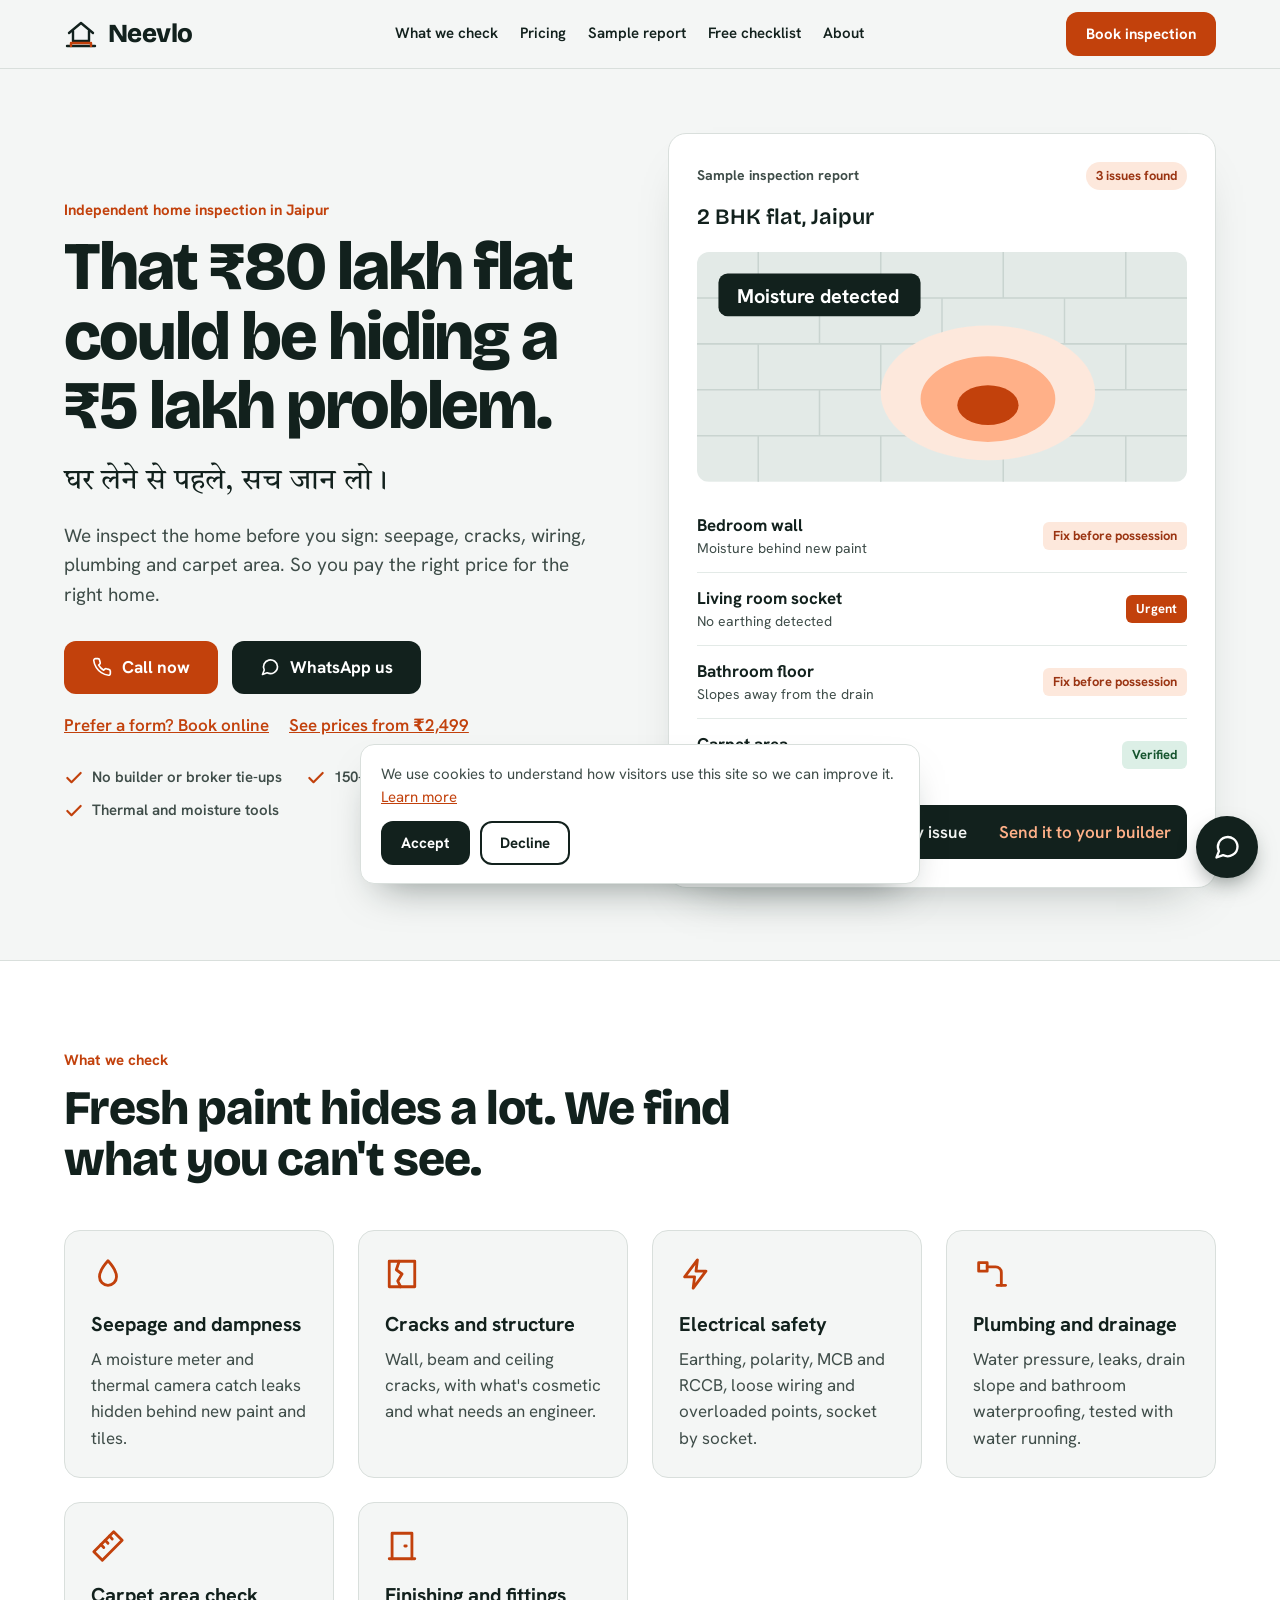
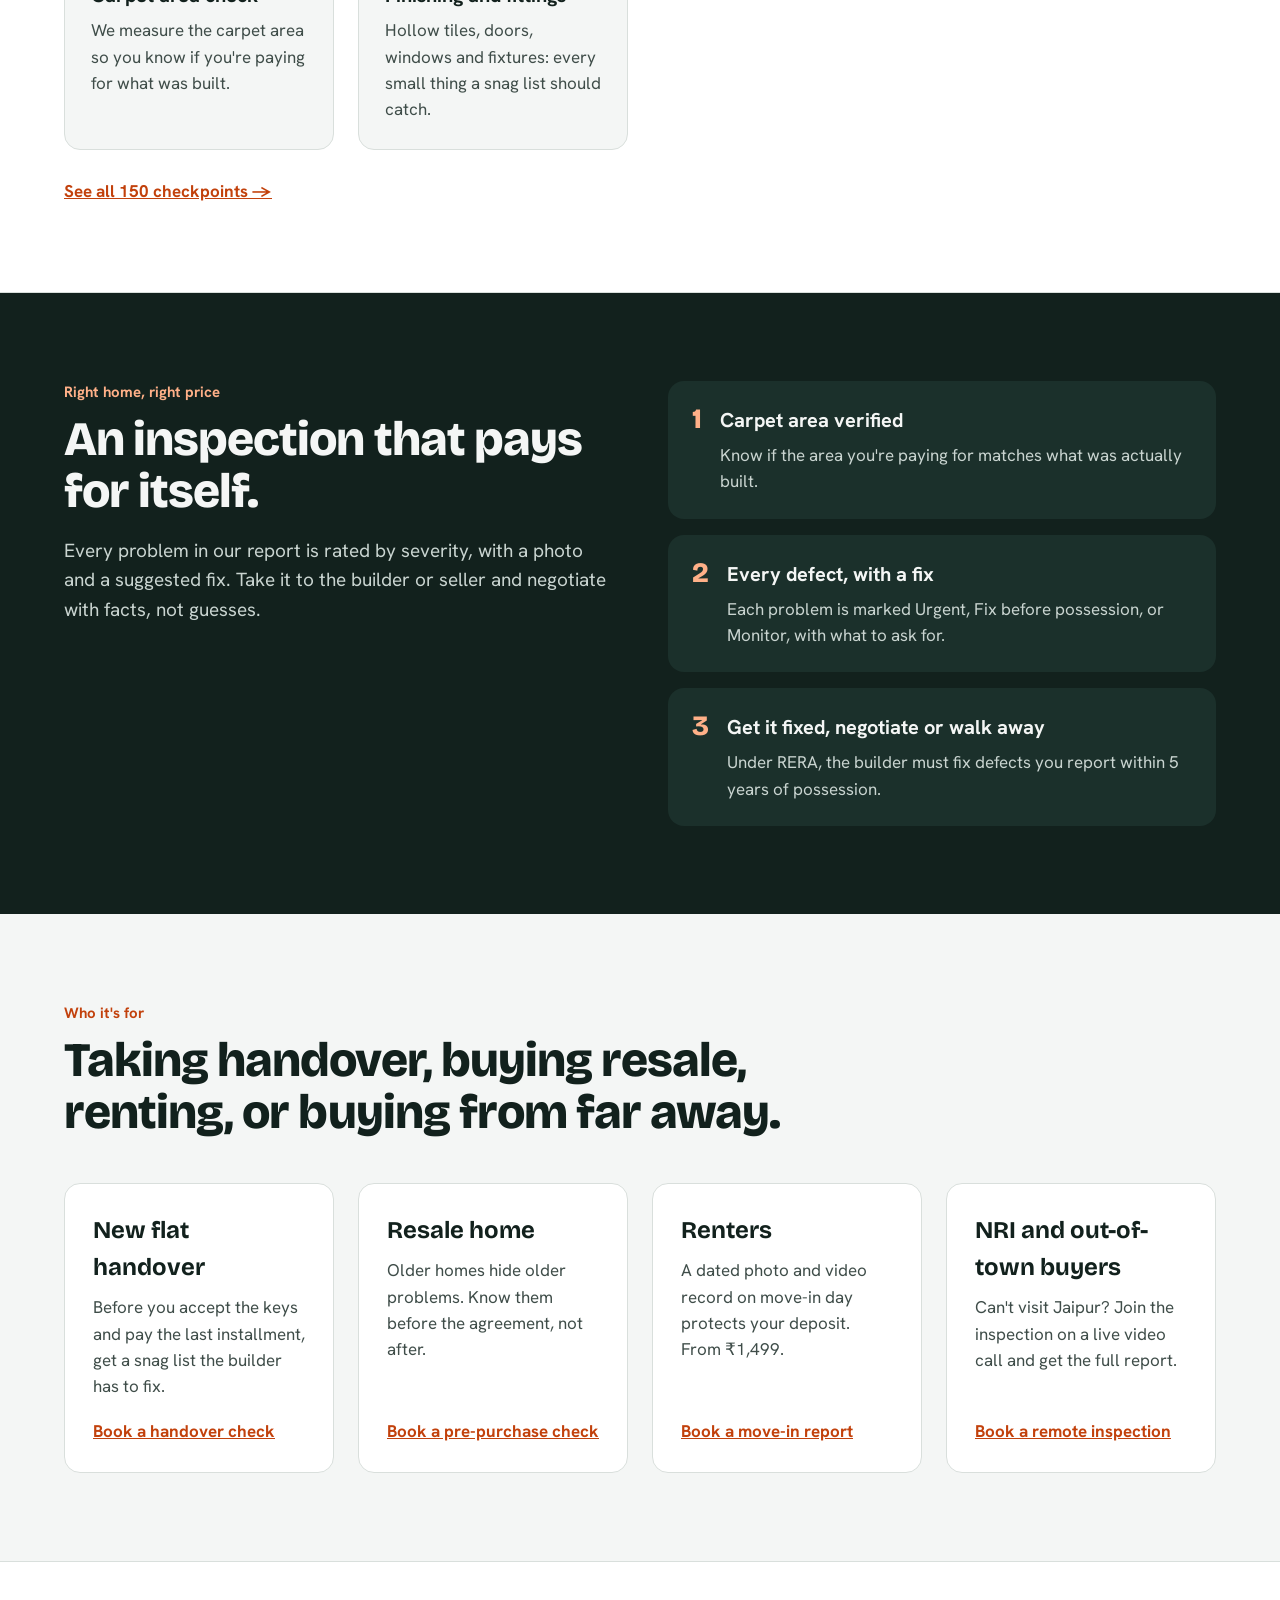
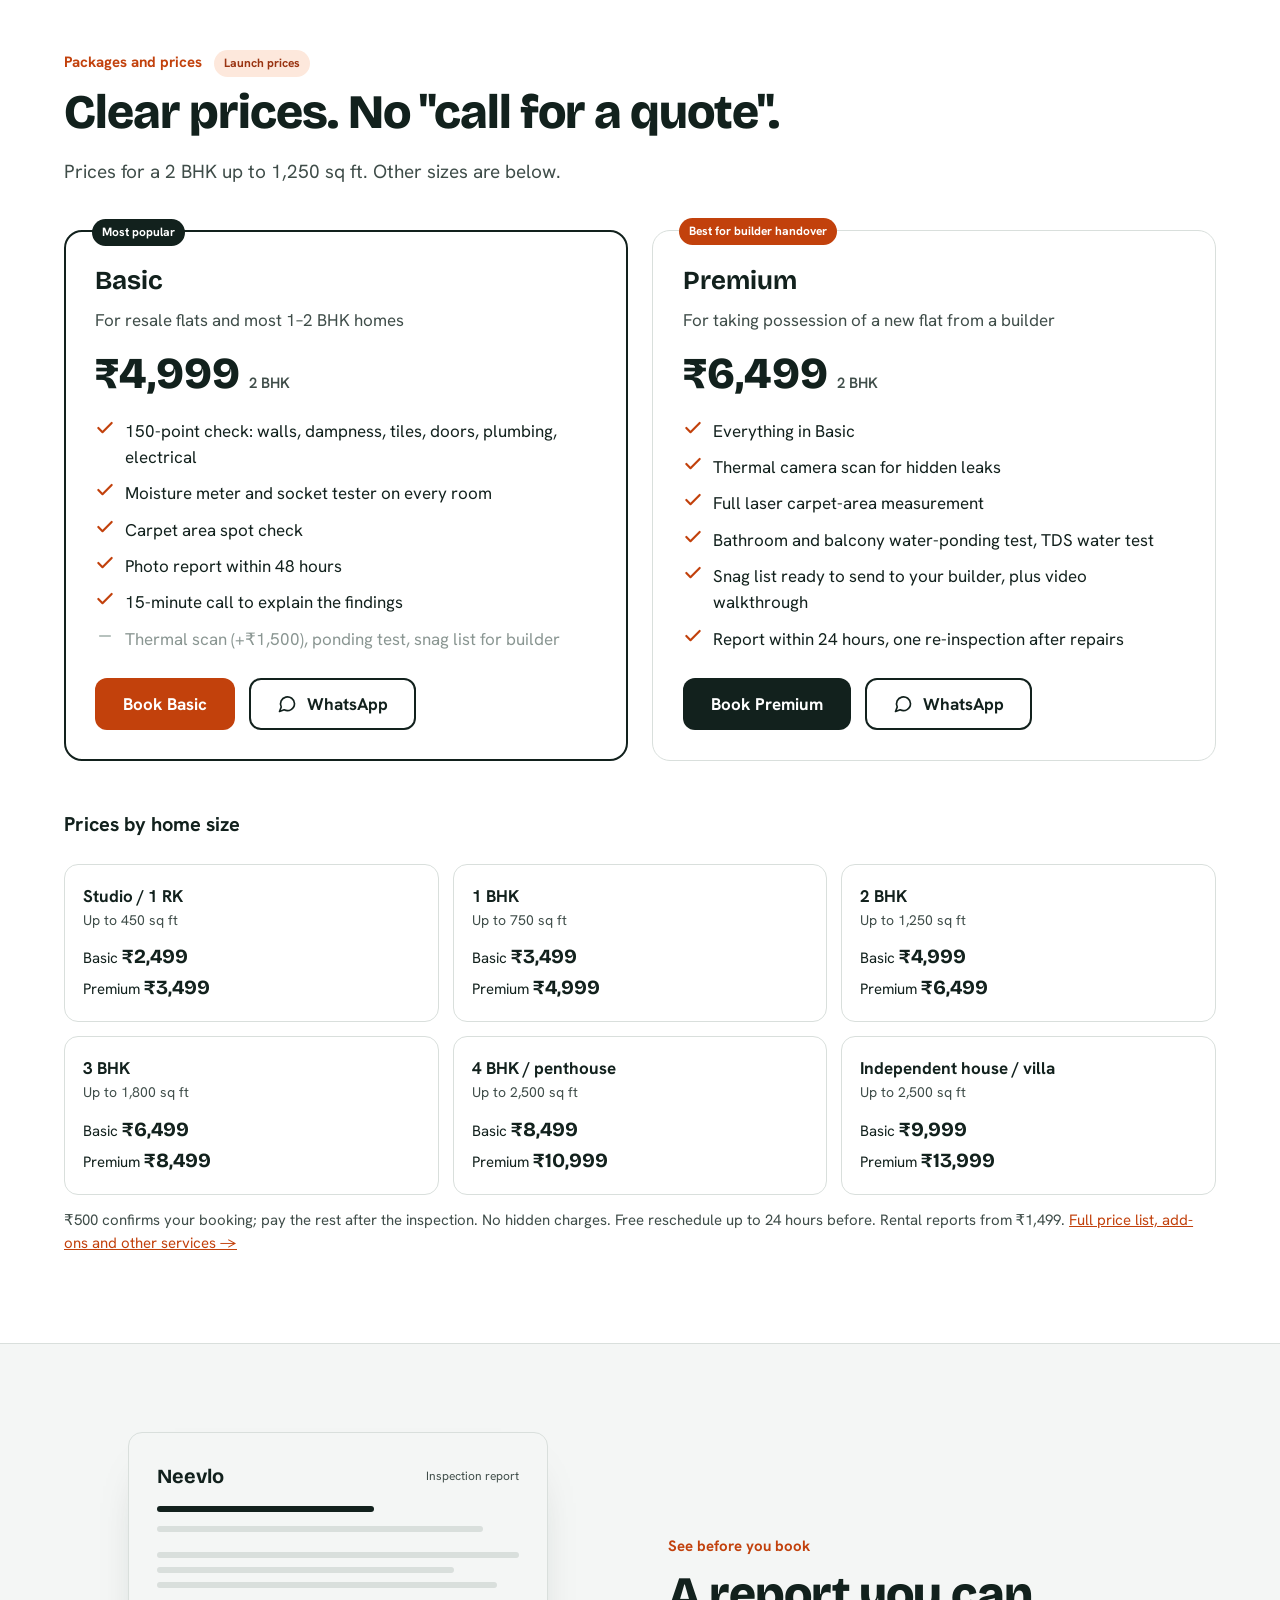
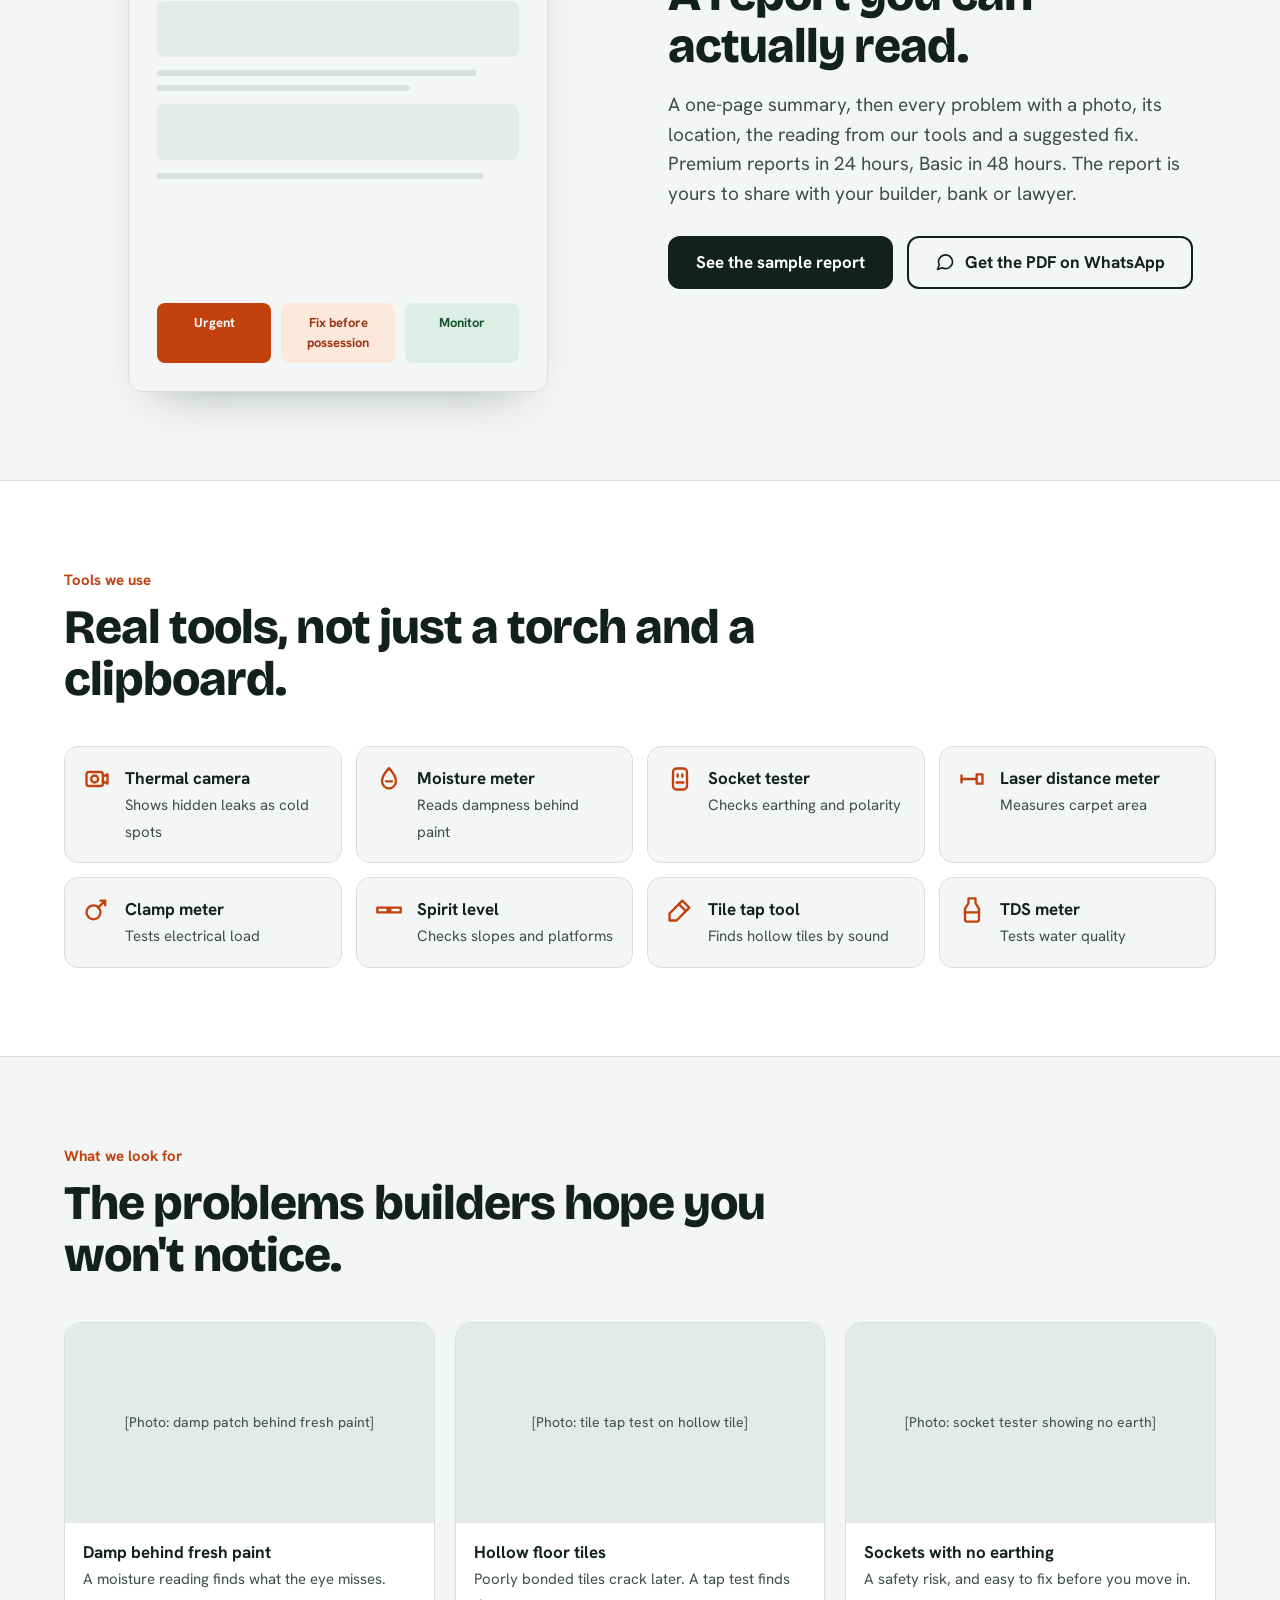
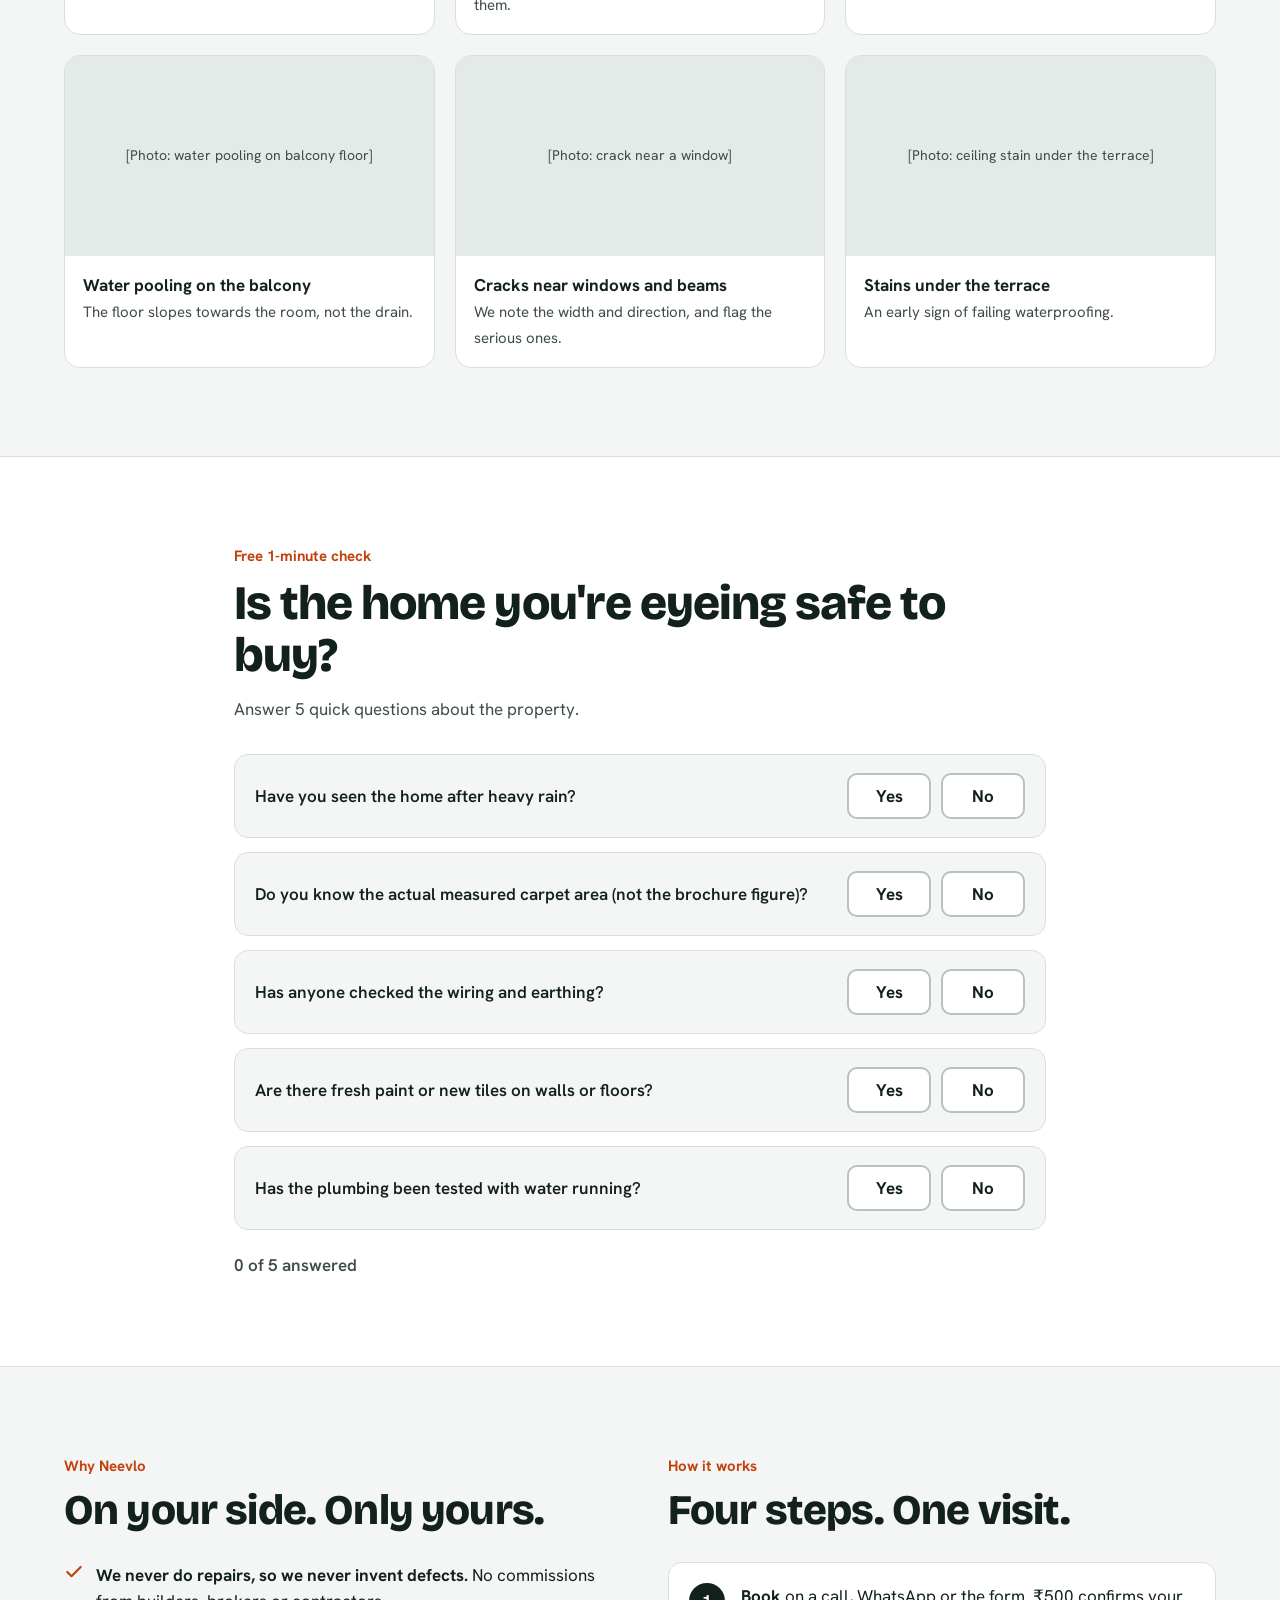
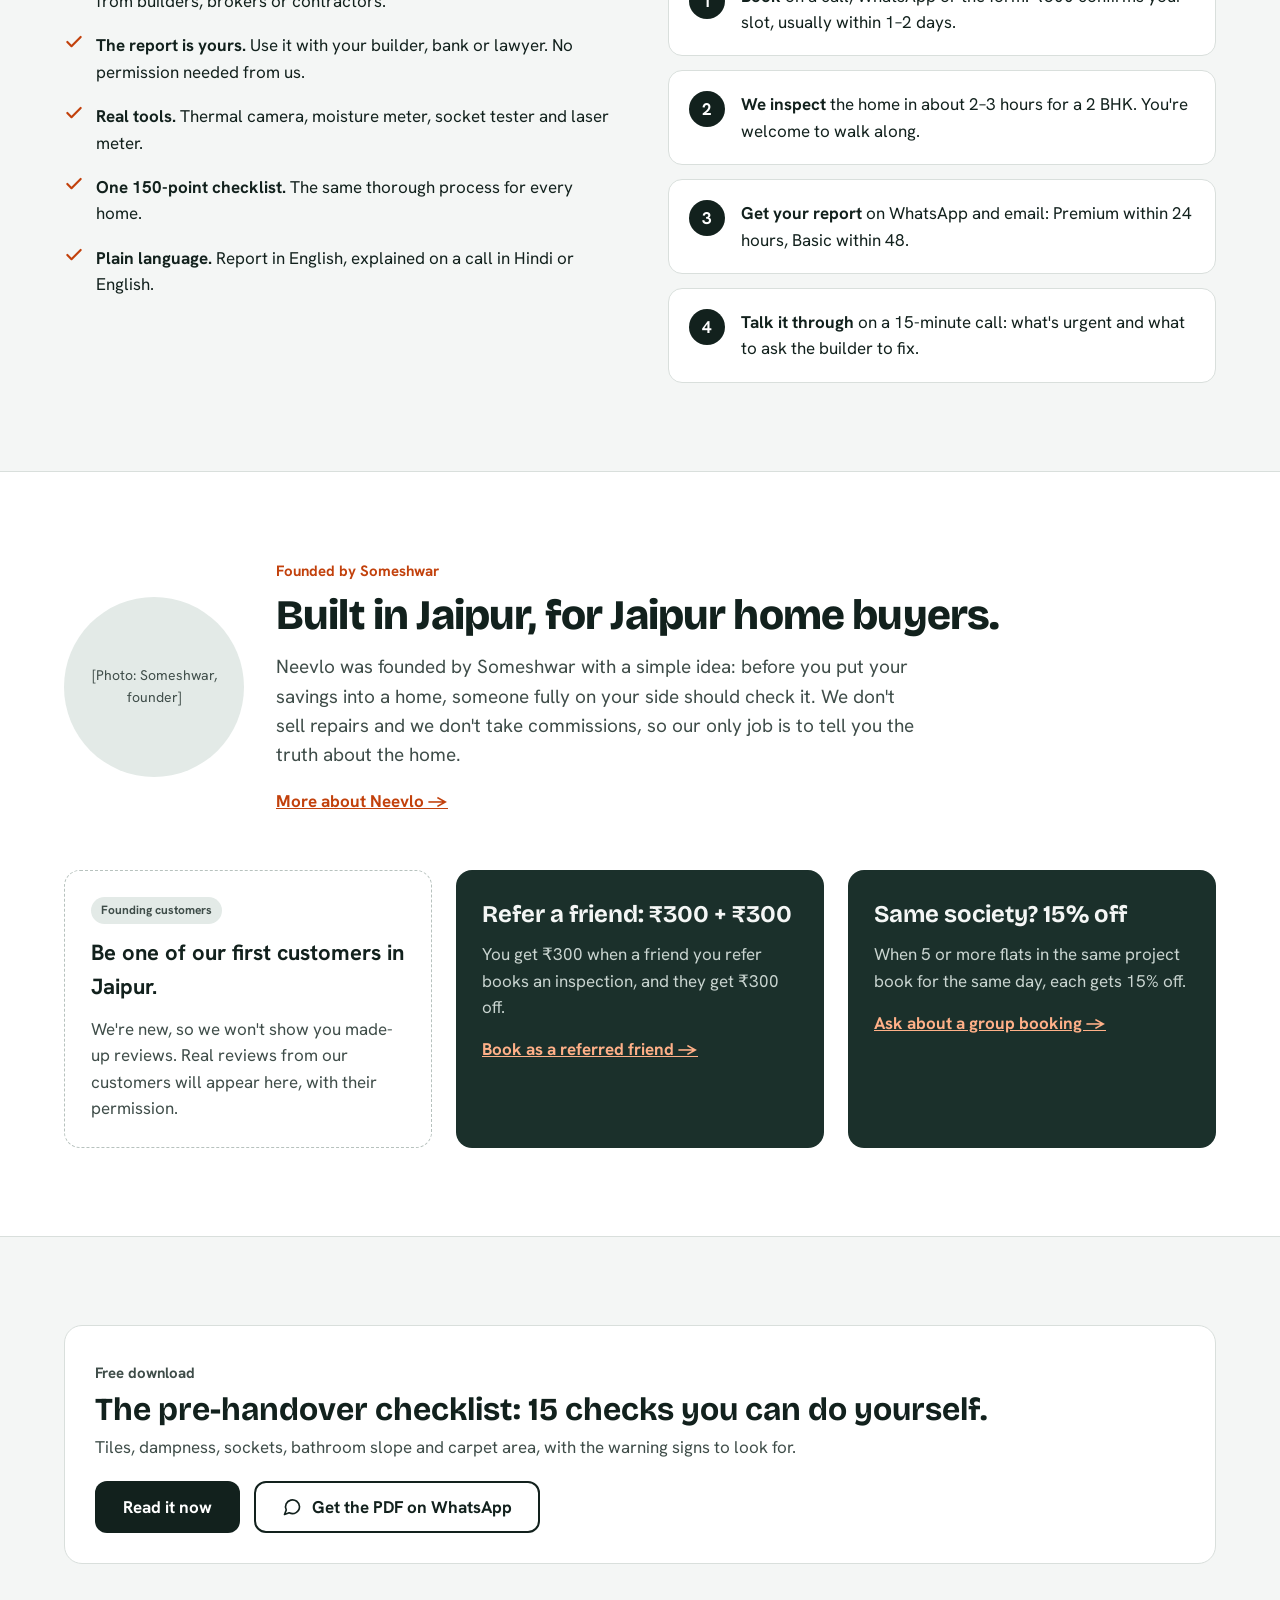
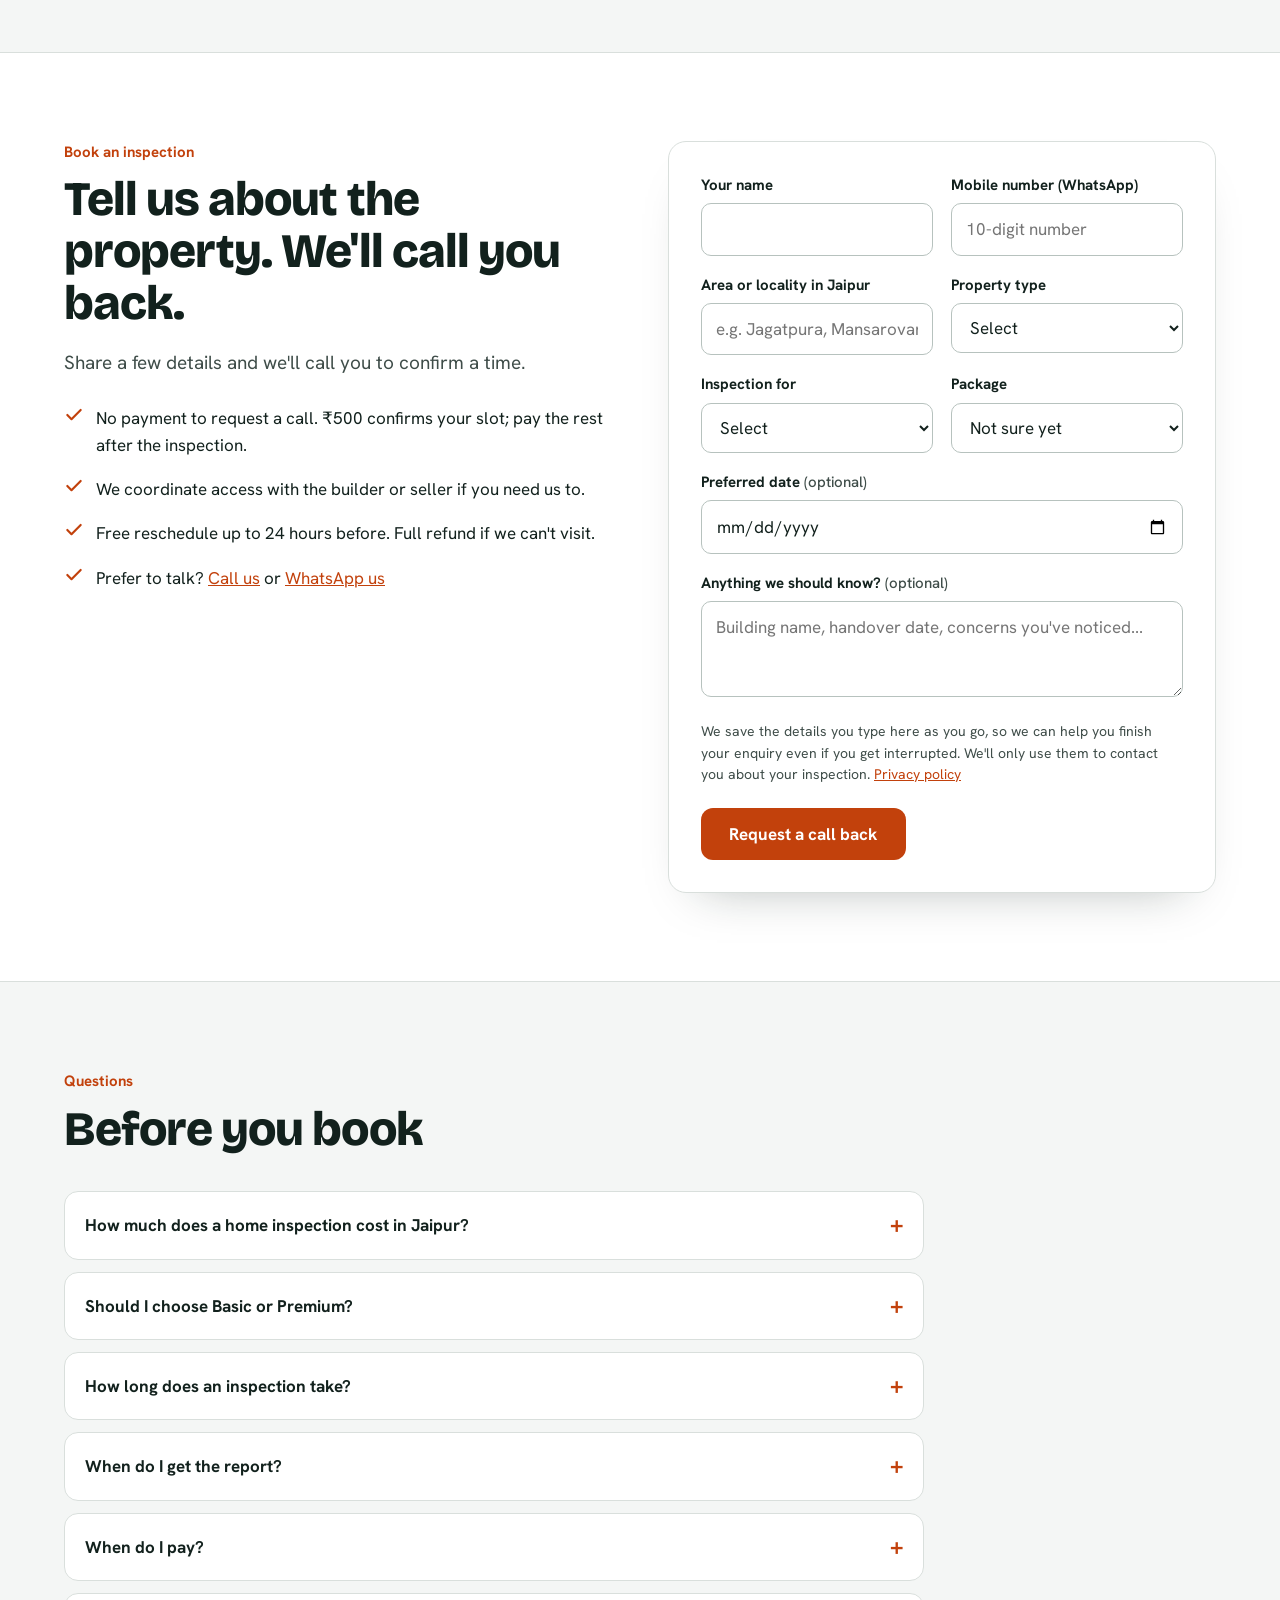
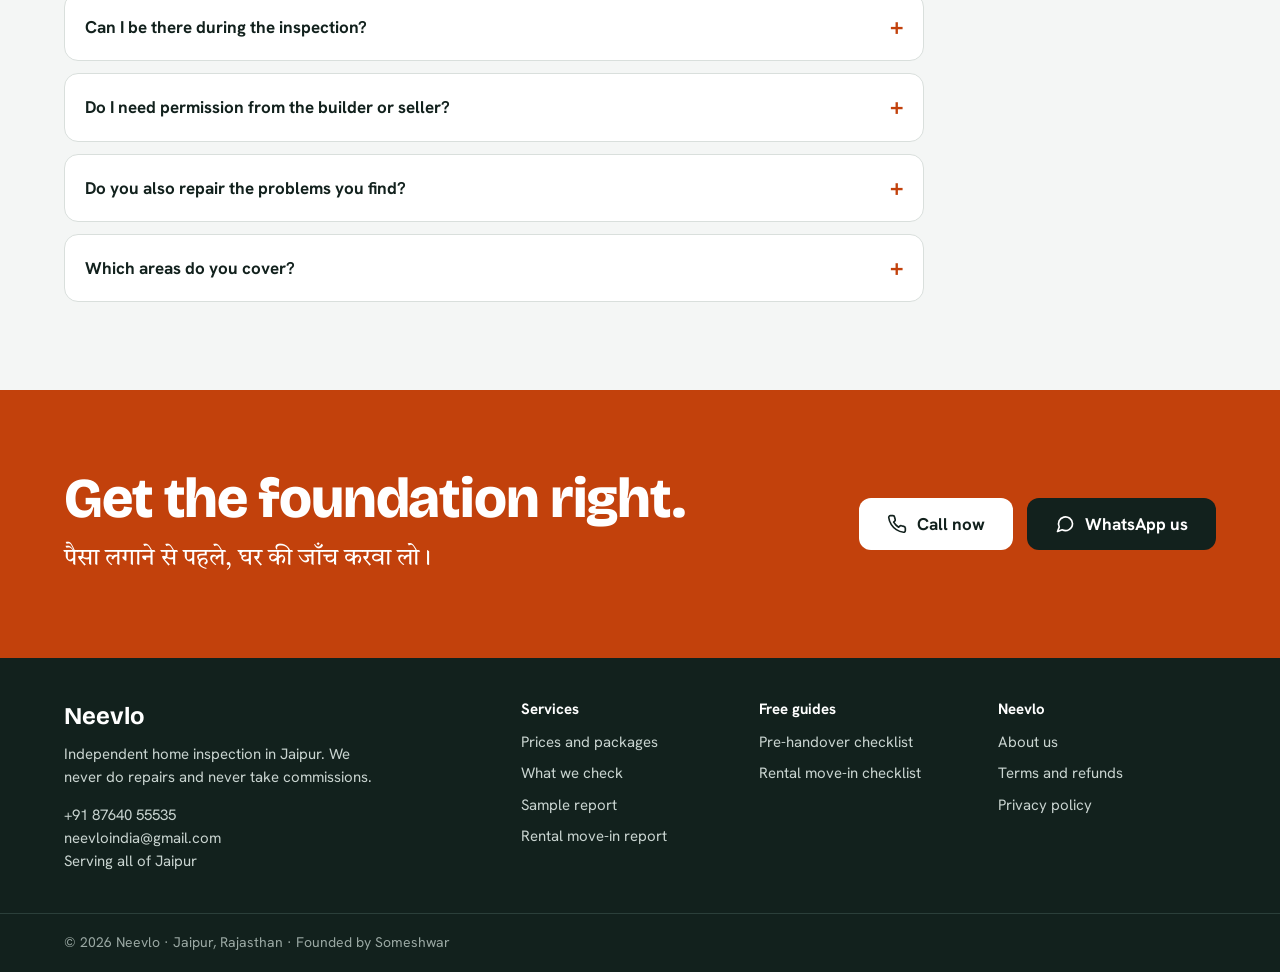
<file: index.html>
<!doctype html>
<html lang="en">
<head>
<meta charset="utf-8">
<meta name="viewport" content="width=device-width, initial-scale=1">
<title>Home Inspection in Jaipur | Flat Inspection Before Handover | Neevlo</title>
<meta name="description" content="Independent home inspection in Jaipur. 150-point check of seepage, cracks, wiring, plumbing and carpet area before you take possession or buy. 2 BHK from ₹4,999.">
<link rel="canonical" href="https://neevlo.github.io/neevlo-website/">
<meta property="og:title" content="Neevlo | That ₹80 lakh flat could be hiding a ₹5 lakh problem">
<meta property="og:description" content="Independent home inspection in Jaipur. 150-point check of seepage, cracks, wiring, plumbing and carpet area before you take possession or buy. 2 BHK from ₹4,999.">
<meta property="og:type" content="website">
<meta property="og:url" content="https://neevlo.github.io/neevlo-website/">
<meta property="og:locale" content="en_IN">
<meta name="theme-color" content="#12211D">
<link rel="icon" href="data:image/svg+xml,%3Csvg xmlns='http://www.w3.org/2000/svg' viewBox='0 0 34 34'%3E%3Crect width='34' height='34' rx='8' fill='%2312211D'/%3E%3Cpath d='M6 16 17 7l11 9M9.5 14v9h15v-9' fill='none' stroke='%23fff' stroke-width='2.4' stroke-linecap='round' stroke-linejoin='round'/%3E%3Cpath d='M7 27h20' stroke='%23FF8A4C' stroke-width='2.4' stroke-linecap='round'/%3E%3C/svg%3E">
<link rel="preconnect" href="https://fonts.googleapis.com">
<link rel="preconnect" href="https://fonts.gstatic.com" crossorigin>
<link rel="stylesheet" href="https://fonts.googleapis.com/css2?family=Bricolage+Grotesque:opsz,wght@12..96,600;12..96,800&family=Hanken+Grotesk:wght@400;500;600;700&family=Tiro+Devanagari+Hindi&display=swap">
<link rel="stylesheet" href="assets/css/site.css">
<script type="application/ld+json">
{
 "@context": "https://schema.org",
 "@type": "HomeAndConstructionBusiness",
 "@id": "https://neevlo.github.io/neevlo-website/#business",
 "name": "Neevlo",
 "alternateName": "Neevlo Jaipur",
 "url": "https://neevlo.github.io/neevlo-website/",
 "description": "Independent home and property inspection in Jaipur. 150-point checks for new flats before handover, resale homes and rentals, with a photo report and snag list.",
 "areaServed": {
  "@type": "City",
  "name": "Jaipur"
 },
 "telephone": "+918764055535",
 "email": "neevloindia@gmail.com",
 "priceRange": "₹1,499–₹13,999",
 "currenciesAccepted": "INR",
 "paymentAccepted": "UPI, bank transfer, cash",
 "founder": {
  "@type": "Person",
  "name": "Someshwar"
 },
 "address": {
  "@type": "PostalAddress",
  "addressLocality": "Jaipur",
  "addressRegion": "Rajasthan",
  "addressCountry": "IN"
 },
 "knowsAbout": [
  "Pre-handover flat inspection",
  "Snag list",
  "Dampness and seepage detection",
  "Electrical earthing test",
  "Carpet area measurement",
  "RERA defect liability"
 ]
}
</script>
<script type="application/ld+json">
{
 "@context": "https://schema.org",
 "@type": "FAQPage",
 "mainEntity": [
  {
   "@type": "Question",
   "name": "How much does a home inspection cost in Jaipur?",
   "acceptedAnswer": {
    "@type": "Answer",
    "text": "A 2 BHK costs ₹4,999 for Basic or ₹6,499 for Premium. Prices start at ₹2,499 for a studio and go up to ₹13,999 for a villa. A rental move-in report costs ₹1,499."
   }
  },
  {
   "@type": "Question",
   "name": "Should I choose Basic or Premium?",
   "acceptedAnswer": {
    "@type": "Answer",
    "text": "Basic covers the most common problems: dampness, hollow tiles, plumbing leaks and wiring faults. Choose Premium if you are taking possession from a builder, because it adds the thermal scan, water-ponding test, full carpet-area measurement and a snag list ready to send to the builder."
   }
  },
  {
   "@type": "Question",
   "name": "How long does an inspection take?",
   "acceptedAnswer": {
    "@type": "Answer",
    "text": "About 2–3 hours for a 2 BHK and 4–5 hours for a villa."
   }
  },
  {
   "@type": "Question",
   "name": "When do I get the report?",
   "acceptedAnswer": {
    "@type": "Answer",
    "text": "Premium reports arrive within 24 hours and Basic reports within 48 hours, on WhatsApp and email. We then call you for 15 minutes to explain the findings."
   }
  },
  {
   "@type": "Question",
   "name": "When do I pay?",
   "acceptedAnswer": {
    "@type": "Answer",
    "text": "₹500 when you book to confirm your slot. You pay the rest after the inspection, before you receive the report."
   }
  },
  {
   "@type": "Question",
   "name": "Can I be there during the inspection?",
   "acceptedAnswer": {
    "@type": "Answer",
    "text": "Yes, and we recommend it. We'll show you the main problems as we find them."
   }
  },
  {
   "@type": "Question",
   "name": "Do I need permission from the builder or seller?",
   "acceptedAnswer": {
    "@type": "Answer",
    "text": "You need access to the property. If it helps, we can speak to the builder or seller on your behalf to arrange it."
   }
  },
  {
   "@type": "Question",
   "name": "Do you also repair the problems you find?",
   "acceptedAnswer": {
    "@type": "Answer",
    "text": "No. We only inspect and report. Because we don't sell repairs or take commissions, we have no reason to exaggerate or hide anything."
   }
  },
  {
   "@type": "Question",
   "name": "Which areas do you cover?",
   "acceptedAnswer": {
    "@type": "Answer",
    "text": "All of Jaipur, at the same prices. Buying somewhere else in Rajasthan? Message us and we will tell you if we can help."
   }
  }
 ]
}
</script>
</head>
<body>

<svg width="0" height="0" style="position:absolute" aria-hidden="true">
  <symbol id="i-phone" viewBox="0 0 24 24"><path fill="none" stroke="currentColor" stroke-width="2" stroke-linecap="round" stroke-linejoin="round" d="M22 16.9v3a2 2 0 0 1-2.2 2 19.8 19.8 0 0 1-8.6-3.1 19.5 19.5 0 0 1-6-6A19.8 19.8 0 0 1 2.1 4.2 2 2 0 0 1 4.1 2h3a2 2 0 0 1 2 1.7c.1.9.4 1.8.7 2.7a2 2 0 0 1-.5 2.1L8 9.8a16 16 0 0 0 6 6l1.3-1.3a2 2 0 0 1 2.1-.4c.9.3 1.8.6 2.7.7a2 2 0 0 1 1.7 2z"/></symbol>
  <symbol id="i-wa" viewBox="0 0 24 24"><path fill="none" stroke="currentColor" stroke-width="2" stroke-linecap="round" stroke-linejoin="round" d="M21 11.5a8.4 8.4 0 0 1-12.4 7.4L3 21l2.1-5.4A8.4 8.4 0 1 1 21 11.5z"/></symbol>
  <symbol id="i-tick" viewBox="0 0 24 24"><path d="M20 6 9 17l-5-5"/></symbol>
  <symbol id="i-minus" viewBox="0 0 24 24"><path d="M6 12h12"/></symbol>
  <symbol id="i-menu" viewBox="0 0 24 24"><path fill="none" stroke="currentColor" stroke-width="2" stroke-linecap="round" d="M4 7h16M4 12h16M4 17h16"/></symbol>
</svg>

<header class="site-header">
  <div class="wrap">
    <a class="brand" href="index.html" aria-label="Neevlo home">
      <svg width="34" height="34" viewBox="0 0 34 34" fill="none" stroke="#12211D" stroke-width="2.4" stroke-linecap="round" stroke-linejoin="round" aria-hidden="true"><path d="M5 16 17 6l12 10"/><path d="M9 14v10h16V14"/><path d="M3 29h28"/><path d="M7 29v-3h20v3" stroke="#C2410C"/></svg>
      <span>Neevlo</span>
    </a>
    <nav class="nav" aria-label="Main">
      <a href="what-we-check.html">What we check</a>
      <a href="pricing.html">Pricing</a>
      <a href="sample-report.html">Sample report</a>
      <a href="pre-handover-inspection-checklist.html">Free checklist</a>
      <a href="about.html">About</a>
    </nav>
    <div class="btn-row" style="gap:10px;align-items:center">
      <a class="btn btn-accent header-call" href="index.html#enquire">Book inspection</a>
      <details class="menu">
        <summary aria-label="Open menu"><svg width="22" height="22" aria-hidden="true"><use href="#i-menu"/></svg>Menu</summary>
        <nav class="menu-panel" aria-label="Mobile">
          <a href="index.html">Home</a>
          <a href="what-we-check.html">What we check</a>
          <a href="pricing.html">Pricing</a>
          <a href="sample-report.html">Sample report</a>
          <a href="pre-handover-inspection-checklist.html">Free checklist</a>
          <a href="about.html">About</a>
          <a href="index.html#enquire">Book inspection</a>
          <a href="rental-move-in-checklist.html">Rental checklist</a>
        </nav>
      </details>
    </div>
  </div>
</header>

<main id="top">

<!-- HERO -->
<section class="hero">
  <div class="wrap split">
    <div>
      <p class="kicker">Independent home inspection in Jaipur</p>
      <h1>That ₹80 lakh flat could be hiding a ₹5 lakh problem.</h1>
      <p class="hindi" lang="hi">घर लेने से पहले, सच जान लो।</p>
      <p class="lead">We inspect the home before you sign: seepage, cracks, wiring, plumbing and carpet area. So you pay the right price for the right home.</p>
      <div class="btn-row" style="margin-top:32px">
        <a class="btn btn-accent" data-call="hero" href="#"><svg aria-hidden="true"><use href="#i-phone"/></svg>Call now</a>
        <a class="btn btn-ink" data-wa="general" data-ctx="hero" href="#"><svg aria-hidden="true"><use href="#i-wa"/></svg>WhatsApp us</a>
      </div>
      <p class="hero-links"><a href="#enquire">Prefer a form? Book online</a><a href="pricing.html">See prices from ₹2,499</a></p>
      <div class="trust-row">
        <span><svg class="tick" aria-hidden="true"><use href="#i-tick"/></svg>No builder or broker tie-ups</span>
        <span><svg class="tick" aria-hidden="true"><use href="#i-tick"/></svg>150-point check</span>
        <span><svg class="tick" aria-hidden="true"><use href="#i-tick"/></svg>Thermal and moisture tools</span>
      </div>
    </div>

    <div class="report-card" aria-label="Sample inspection report">
      <div class="report-top"><span>Sample inspection report</span><span class="pill pill-soft">3 issues found</span></div>
      <p class="report-title">2 BHK flat, Jaipur</p>
      <div class="scan" aria-hidden="true"><svg viewBox="0 0 320 150" width="100%" style="display:block;height:auto"><rect width="320" height="150" fill="#E3EAE7"/><g stroke="#C9D4D0" stroke-width="1"><path d="M0 30h320M0 60h320M0 90h320M0 120h320"/><path d="M40 0v30M120 0v30M200 0v30M280 0v30M80 30v30M160 30v30M240 30v30M40 60v30M120 60v30M200 60v30M280 60v30M80 90v30M160 90v30M240 90v30M40 120v30M120 120v30M200 120v30M280 120v30"/></g><ellipse cx="190" cy="92" rx="70" ry="44" fill="#FDE8DC"/><ellipse cx="190" cy="96" rx="44" ry="28" fill="#FFB088"/><ellipse cx="190" cy="100" rx="20" ry="13" fill="#C2410C"/><rect x="14" y="14" width="132" height="28" rx="6" fill="#12211D"/><text x="26" y="33" font-family="Hanken Grotesk, sans-serif" font-size="13" font-weight="700" fill="#FFFFFF">Moisture detected</text></svg></div>
      <div style="margin-top:18px">
        <div class="report-row"><div><b>Bedroom wall</b><small>Moisture behind new paint</small></div><span class="pill pill-med">Fix before possession</span></div>
        <div class="report-row"><div><b>Living room socket</b><small>No earthing detected</small></div><span class="pill pill-high">Urgent</span></div>
        <div class="report-row"><div><b>Bathroom floor</b><small>Slopes away from the drain</small></div><span class="pill pill-med">Fix before possession</span></div>
        <div class="report-row"><div><b>Carpet area</b><small>Measured against the agreement</small></div><span class="pill pill-ok">Verified</span></div>
      </div>
      <div class="report-cost"><span>Snag list with a fix for every issue</span><span>Send it to your builder</span></div>
    </div>
  </div>
</section>

<!-- WHAT WE CHECK -->
<section id="find" class="section band-white">
  <div class="wrap">
    <p class="kicker">What we check</p>
    <h2 class="h2">Fresh paint hides a lot. We find what you can't see.</h2>
    <div class="grid grid-3">
      <article class="check-card"><div class="body">
        <svg class="ico" viewBox="0 0 24 24" aria-hidden="true"><path d="M12 2.7s6 6.6 6 11.3a6 6 0 0 1-12 0c0-4.7 6-11.3 6-11.3z"/></svg>
        <h3>Seepage and dampness</h3><p>A moisture meter and thermal camera catch leaks hidden behind new paint and tiles.</p></div></article>
      <article class="check-card"><div class="body">
        <svg class="ico" viewBox="0 0 24 24" aria-hidden="true"><path d="M3 3h18v18H3z"/><path d="m10 3-2 6 4 3-3 5 2 4"/></svg>
        <h3>Cracks and structure</h3><p>Wall, beam and ceiling cracks, with what's cosmetic and what needs an engineer.</p></div></article>
      <article class="check-card"><div class="body">
        <svg class="ico" viewBox="0 0 24 24" aria-hidden="true"><path d="M13 2 4 14h7l-1 8 9-12h-7z"/></svg>
        <h3>Electrical safety</h3><p>Earthing, polarity, MCB and RCCB, loose wiring and overloaded points, socket by socket.</p></div></article>
      <article class="check-card"><div class="body">
        <svg class="ico" viewBox="0 0 24 24" aria-hidden="true"><path d="M4 4h6v6H4z"/><path d="M10 7h6a4 4 0 0 1 4 4v9"/><path d="M17 20h6"/></svg>
        <h3>Plumbing and drainage</h3><p>Water pressure, leaks, drain slope and bathroom waterproofing, tested with water running.</p></div></article>
      <article class="check-card"><div class="body">
        <svg class="ico" viewBox="0 0 24 24" aria-hidden="true"><path d="M2 16 16 2l6 6L8 22z"/><path d="m7 11 2 2"/><path d="m10 8 2 2"/><path d="m13 5 2 2"/></svg>
        <h3>Carpet area check</h3><p>We measure the carpet area so you know if you're paying for what was built.</p></div></article>
      <article class="check-card"><div class="body">
        <svg class="ico" viewBox="0 0 24 24" aria-hidden="true"><path d="M3 21h18"/><path d="M5 21V3h14v18"/><path d="M14 12h1"/></svg>
        <h3>Finishing and fittings</h3><p>Hollow tiles, doors, windows and fixtures: every small thing a snag list should catch.</p></div></article>
    </div>
    <p style="margin:28px 0 0"><a href="what-we-check.html" style="font-weight:700">See all 150 checkpoints →</a></p>
  </div>
</section>

<!-- RIGHT PRICE -->
<section class="section band-dark">
  <div class="wrap split" style="align-items:flex-start">
    <div>
      <p class="kicker">Right home, right price</p>
      <h2 class="h2">An inspection that pays for itself.</h2>
      <p class="lead">Every problem in our report is rated by severity, with a photo and a suggested fix. Take it to the builder or seller and negotiate with facts, not guesses.</p>
    </div>
    <div class="stack">
      <div class="step-dark"><b>1</b><div><h3>Carpet area verified</h3><p>Know if the area you're paying for matches what was actually built.</p></div></div>
      <div class="step-dark"><b>2</b><div><h3>Every defect, with a fix</h3><p>Each problem is marked Urgent, Fix before possession, or Monitor, with what to ask for.</p></div></div>
      <div class="step-dark"><b>3</b><div><h3>Get it fixed, negotiate or walk away</h3><p>Under RERA, the builder must fix defects you report within 5 years of possession.</p></div></div>
    </div>
  </div>
</section>

<!-- WHO IT'S FOR -->
<section class="section">
  <div class="wrap">
    <p class="kicker">Who it's for</p>
    <h2 class="h2">Taking handover, buying resale, renting, or buying from far away.</h2>
    <div class="grid grid-4">
      <div class="aud"><h3>New flat handover</h3><p>Before you accept the keys and pay the last installment, get a snag list the builder has to fix.</p><a data-wa="handover" data-ctx="audience-handover" href="#">Book a handover check</a></div>
      <div class="aud"><h3>Resale home</h3><p>Older homes hide older problems. Know them before the agreement, not after.</p><a data-wa="resale" data-ctx="audience-resale" href="#">Book a pre-purchase check</a></div>
      <div class="aud"><h3>Renters</h3><p>A dated photo and video record on move-in day protects your deposit. From ₹1,499.</p><a data-wa="rental" data-ctx="audience-rental" href="#">Book a move-in report</a></div>
      <div class="aud"><h3>NRI and out-of-town buyers</h3><p>Can't visit Jaipur? Join the inspection on a live video call and get the full report.</p><a data-wa="remote" data-ctx="audience-remote" href="#">Book a remote inspection</a></div>
    </div>
  </div>
</section>

<!-- PACKAGES -->
<section id="pricing" class="section band-white">
  <div class="wrap">
    <p class="kicker">Packages and prices <span class="badge" style="margin-left:8px">Launch prices</span></p>
    <h2 class="h2">Clear prices. No "call for a quote".</h2>
    <p class="lead">Prices for a 2 BHK up to 1,250 sq ft. Other sizes are below.</p>
    <div class="tiers">
      <div class="tier featured">
        <span class="tag">Most popular</span>
        <h3>Basic</h3>
        <p class="for">For resale flats and most 1–2 BHK homes</p>
        <p class="amt">₹4,999 <small>2 BHK</small></p>
        <ul>
          <li><svg class="tick" aria-hidden="true"><use href="#i-tick"/></svg><span>150-point check: walls, dampness, tiles, doors, plumbing, electrical</span></li>
          <li><svg class="tick" aria-hidden="true"><use href="#i-tick"/></svg><span>Moisture meter and socket tester on every room</span></li>
          <li><svg class="tick" aria-hidden="true"><use href="#i-tick"/></svg><span>Carpet area spot check</span></li>
          <li><svg class="tick" aria-hidden="true"><use href="#i-tick"/></svg><span>Photo report within 48 hours</span></li>
          <li><svg class="tick" aria-hidden="true"><use href="#i-tick"/></svg><span>15-minute call to explain the findings</span></li>
          <li class="off"><svg class="tick" aria-hidden="true"><use href="#i-minus"/></svg><span>Thermal scan (+₹1,500), ponding test, snag list for builder</span></li>
        </ul>
        <div class="btn-row"><a class="btn btn-accent" href="index.html?package=Basic#enquire">Book Basic</a><a class="btn btn-outline" data-wa="basic" data-ctx="tier-basic" href="#"><svg aria-hidden="true"><use href="#i-wa"/></svg>WhatsApp</a></div>
      </div>
      <div class="tier">
        <span class="tag" style="background:var(--accent)">Best for builder handover</span>
        <h3>Premium</h3>
        <p class="for">For taking possession of a new flat from a builder</p>
        <p class="amt">₹6,499 <small>2 BHK</small></p>
        <ul>
          <li><svg class="tick" aria-hidden="true"><use href="#i-tick"/></svg><span>Everything in Basic</span></li>
          <li><svg class="tick" aria-hidden="true"><use href="#i-tick"/></svg><span>Thermal camera scan for hidden leaks</span></li>
          <li><svg class="tick" aria-hidden="true"><use href="#i-tick"/></svg><span>Full laser carpet-area measurement</span></li>
          <li><svg class="tick" aria-hidden="true"><use href="#i-tick"/></svg><span>Bathroom and balcony water-ponding test, TDS water test</span></li>
          <li><svg class="tick" aria-hidden="true"><use href="#i-tick"/></svg><span>Snag list ready to send to your builder, plus video walkthrough</span></li>
          <li><svg class="tick" aria-hidden="true"><use href="#i-tick"/></svg><span>Report within 24 hours, one re-inspection after repairs</span></li>
        </ul>
        <div class="btn-row"><a class="btn btn-ink" href="index.html?package=Premium#enquire">Book Premium</a><a class="btn btn-outline" data-wa="premium" data-ctx="tier-premium" href="#"><svg aria-hidden="true"><use href="#i-wa"/></svg>WhatsApp</a></div>
      </div>
    </div>
    <h3 style="margin:48px 0 0;font-size:20px">Prices by home size</h3>
    <div class="size-grid">
      <div class="size"><p class="t">Studio / 1 RK</p><p class="s">Up to 450 sq ft</p><p class="p">Basic <b>₹2,499</b><br>Premium <b>₹3,499</b></p></div>
      <div class="size"><p class="t">1 BHK</p><p class="s">Up to 750 sq ft</p><p class="p">Basic <b>₹3,499</b><br>Premium <b>₹4,999</b></p></div>
      <div class="size"><p class="t">2 BHK</p><p class="s">Up to 1,250 sq ft</p><p class="p">Basic <b>₹4,999</b><br>Premium <b>₹6,499</b></p></div>
      <div class="size"><p class="t">3 BHK</p><p class="s">Up to 1,800 sq ft</p><p class="p">Basic <b>₹6,499</b><br>Premium <b>₹8,499</b></p></div>
      <div class="size"><p class="t">4 BHK / penthouse</p><p class="s">Up to 2,500 sq ft</p><p class="p">Basic <b>₹8,499</b><br>Premium <b>₹10,999</b></p></div>
      <div class="size"><p class="t">Independent house / villa</p><p class="s">Up to 2,500 sq ft</p><p class="p">Basic <b>₹9,999</b><br>Premium <b>₹13,999</b></p></div>
    </div>
    <p class="note">₹500 confirms your booking; pay the rest after the inspection. No hidden charges. Free reschedule up to 24 hours before. Rental reports from ₹1,499. <a href="pricing.html">Full price list, add-ons and other services →</a></p>
  </div>
</section>

<!-- SAMPLE REPORT -->
<section id="report" class="section">
  <div class="wrap split">
    <div>
      <div class="report-doc">
        <div style="display:flex;justify-content:space-between;align-items:center"><b style="font-family:var(--display);font-size:20px">Neevlo</b><span style="font-size:12px;color:var(--muted)">Inspection report</span></div>
        <div class="bar" style="background:var(--ink);width:60%"></div>
        <div class="bar" style="background:var(--line);width:90%"></div>
        <div class="doc-lines" aria-hidden="true"><i style="width:100%"></i><i style="width:82%"></i><i style="width:94%"></i><span class="doc-img"></span><i style="width:88%"></i><i style="width:70%"></i><span class="doc-img"></span><i style="width:90%"></i></div>
        <div class="sev"><div style="background:var(--accent);color:#fff">Urgent</div><div style="background:var(--soft);color:var(--accent-dark)">Fix before possession</div><div style="background:var(--ok);color:var(--okink)">Monitor</div></div>
      </div>
    </div>
    <div>
      <p class="kicker">See before you book</p>
      <h2 class="h2">A report you can actually read.</h2>
      <p class="lead">A one-page summary, then every problem with a photo, its location, the reading from our tools and a suggested fix. Premium reports in 24 hours, Basic in 48 hours. The report is yours to share with your builder, bank or lawyer.</p>
      <div class="btn-row" style="margin-top:28px">
        <a class="btn btn-ink" href="sample-report.html">See the sample report</a>
        <a class="btn btn-outline" data-wa="sample" data-ctx="sample-report" href="#"><svg aria-hidden="true"><use href="#i-wa"/></svg>Get the PDF on WhatsApp</a>
      </div>
    </div>
  </div>
</section>

<!-- TOOLS -->
<section class="section band-white">
  <div class="wrap">
    <p class="kicker">Tools we use</p>
    <h2 class="h2">Real tools, not just a torch and a clipboard.</h2>
    <div class="tools">
      <div class="tool"><svg class="ico" viewBox="0 0 24 24" aria-hidden="true"><rect x="3" y="6" width="14" height="12" rx="2"/><path d="M17 10l4-2v8l-4-2"/><circle cx="10" cy="12" r="3"/></svg><div><b>Thermal camera</b><span>Shows hidden leaks as cold spots</span></div></div>
      <div class="tool"><svg class="ico" viewBox="0 0 24 24" aria-hidden="true"><path d="M12 2.7s6 6.6 6 11.3a6 6 0 0 1-12 0c0-4.7 6-11.3 6-11.3z"/><path d="M9.5 14h5"/></svg><div><b>Moisture meter</b><span>Reads dampness behind paint</span></div></div>
      <div class="tool"><svg class="ico" viewBox="0 0 24 24" aria-hidden="true"><rect x="6" y="3" width="12" height="18" rx="3"/><path d="M10 8v2M14 8v2M9 15h6"/></svg><div><b>Socket tester</b><span>Checks earthing and polarity</span></div></div>
      <div class="tool"><svg class="ico" viewBox="0 0 24 24" aria-hidden="true"><path d="M3 12h13"/><path d="M16 8h5v8h-5z"/><path d="M3 9v6"/></svg><div><b>Laser distance meter</b><span>Measures carpet area</span></div></div>
      <div class="tool"><svg class="ico" viewBox="0 0 24 24" aria-hidden="true"><circle cx="9" cy="14" r="6"/><path d="M13 10l6-6M15 4h4v4"/></svg><div><b>Clamp meter</b><span>Tests electrical load</span></div></div>
      <div class="tool"><svg class="ico" viewBox="0 0 24 24" aria-hidden="true"><path d="M2 10h20v4H2z"/><circle cx="12" cy="12" r="1.2"/></svg><div><b>Spirit level</b><span>Checks slopes and platforms</span></div></div>
      <div class="tool"><svg class="ico" viewBox="0 0 24 24" aria-hidden="true"><path d="M14 4l6 6-3 3-6-6z"/><path d="M11 7 3 15v6h6l8-8"/></svg><div><b>Tile tap tool</b><span>Finds hollow tiles by sound</span></div></div>
      <div class="tool"><svg class="ico" viewBox="0 0 24 24" aria-hidden="true"><path d="M9 2h6v4l3 5v9a2 2 0 0 1-2 2H8a2 2 0 0 1-2-2v-9l3-5z"/><path d="M6 14h12"/></svg><div><b>TDS meter</b><span>Tests water quality</span></div></div>
    </div>
  </div>
</section>

<!-- WHAT FRESH PAINT HIDES -->
<section class="section">
  <div class="wrap">
    <p class="kicker">What we look for</p>
    <h2 class="h2">The problems builders hope you won't notice.</h2>
    <div class="gallery">
      <figure><div class="ph " role="img" aria-label="Photo: damp patch behind fresh paint">[Photo: damp patch behind fresh paint]</div><figcaption><b>Damp behind fresh paint</b><span>A moisture reading finds what the eye misses.</span></figcaption></figure>
      <figure><div class="ph " role="img" aria-label="Photo: tile tap test on hollow tile">[Photo: tile tap test on hollow tile]</div><figcaption><b>Hollow floor tiles</b><span>Poorly bonded tiles crack later. A tap test finds them.</span></figcaption></figure>
      <figure><div class="ph " role="img" aria-label="Photo: socket tester showing no earth">[Photo: socket tester showing no earth]</div><figcaption><b>Sockets with no earthing</b><span>A safety risk, and easy to fix before you move in.</span></figcaption></figure>
      <figure><div class="ph " role="img" aria-label="Photo: water pooling on balcony floor">[Photo: water pooling on balcony floor]</div><figcaption><b>Water pooling on the balcony</b><span>The floor slopes towards the room, not the drain.</span></figcaption></figure>
      <figure><div class="ph " role="img" aria-label="Photo: crack near a window">[Photo: crack near a window]</div><figcaption><b>Cracks near windows and beams</b><span>We note the width and direction, and flag the serious ones.</span></figcaption></figure>
      <figure><div class="ph " role="img" aria-label="Photo: ceiling stain under the terrace">[Photo: ceiling stain under the terrace]</div><figcaption><b>Stains under the terrace</b><span>An early sign of failing waterproofing.</span></figcaption></figure>
    </div>
  </div>
</section>

<!-- SAFETY CHECK QUIZ -->
<section id="check" class="section band-white">
  <div class="wrap quiz">
    <p class="kicker">Free 1-minute check</p>
    <h2 class="h2">Is the home you're eyeing safe to buy?</h2>
    <p style="margin:14px 0 0;color:var(--muted)">Answer 5 quick questions about the property.</p>
    <div class="stack" style="margin-top:32px;gap:14px" id="quiz"></div>
    <p class="quiz-progress" id="quiz-progress">0 of 5 answered</p>
    <div class="quiz-result" id="quiz-result" hidden>
      <p class="flags" id="quiz-flags"></p>
      <h3 id="quiz-title"></h3>
      <p id="quiz-text"></p>
      <div class="btn-row" style="margin-top:22px">
        <a class="btn btn-accent" id="quiz-wa" data-ctx="quiz-result" href="#"><svg aria-hidden="true"><use href="#i-wa"/></svg>Send my result on WhatsApp</a>
        <a class="btn btn-white" href="#enquire">Book an inspection</a>
        <button class="btn btn-ghost" type="button" id="quiz-reset">Start over</button>
      </div>
    </div>
  </div>
</section>

<!-- WHY + HOW -->
<section class="section">
  <div class="wrap split" style="align-items:flex-start">
    <div>
      <p class="kicker">Why Neevlo</p>
      <h2 class="h3-lg">On your side. Only yours.</h2>
      <div class="side-list" style="margin-top:0">
        <div><svg class="tick" aria-hidden="true"><use href="#i-tick"/></svg><span><b>We never do repairs, so we never invent defects.</b> No commissions from builders, brokers or contractors.</span></div>
        <div><svg class="tick" aria-hidden="true"><use href="#i-tick"/></svg><span><b>The report is yours.</b> Use it with your builder, bank or lawyer. No permission needed from us.</span></div>
        <div><svg class="tick" aria-hidden="true"><use href="#i-tick"/></svg><span><b>Real tools.</b> Thermal camera, moisture meter, socket tester and laser meter.</span></div>
        <div><svg class="tick" aria-hidden="true"><use href="#i-tick"/></svg><span><b>One 150-point checklist.</b> The same thorough process for every home.</span></div>
        <div><svg class="tick" aria-hidden="true"><use href="#i-tick"/></svg><span><b>Plain language.</b> Report in English, explained on a call in Hindi or English.</span></div>
      </div>
    </div>
    <div>
      <p class="kicker">How it works</p>
      <h2 class="h3-lg">Four steps. One visit.</h2>
      <div class="stack" style="gap:14px">
        <div class="how"><b>1</b><div><strong>Book</strong> on a call, WhatsApp or the form. ₹500 confirms your slot, usually within 1–2 days.</div></div>
        <div class="how"><b>2</b><div><strong>We inspect</strong> the home in about 2–3 hours for a 2 BHK. You're welcome to walk along.</div></div>
        <div class="how"><b>3</b><div><strong>Get your report</strong> on WhatsApp and email: Premium within 24 hours, Basic within 48.</div></div>
        <div class="how"><b>4</b><div><strong>Talk it through</strong> on a 15-minute call: what's urgent and what to ask the builder to fix.</div></div>
      </div>
    </div>
  </div>
</section>

<!-- FOUNDER + FOUNDING CUSTOMERS -->
<section class="section band-white">
  <div class="wrap">
    <div class="founder">
      <div class="ph " role="img" aria-label="Photo: Someshwar, founder">[Photo: Someshwar, founder]</div>
      <div>
        <p class="kicker">Founded by Someshwar</p>
        <h2 class="h3-lg" style="margin-bottom:14px">Built in Jaipur, for Jaipur home buyers.</h2>
        <p class="lead" style="max-width:640px;margin-top:0">Neevlo was founded by Someshwar with a simple idea: before you put your savings into a home, someone fully on your side should check it. We don't sell repairs and we don't take commissions, so our only job is to tell you the truth about the home.</p>
        <p style="margin:18px 0 0"><a href="about.html" style="font-weight:700">More about Neevlo →</a></p>
      </div>
    </div>
    <div class="grid grid-3" style="margin-top:56px">
      <div class="quote-card">
        <span class="badge badge-grey" style="align-self:flex-start">Founding customers</span>
        <h3 style="font-size:22px">Be one of our first customers in Jaipur.</h3>
        <p>We're new, so we won't show you made-up reviews. Real reviews from our customers will appear here, with their permission.</p>
      </div>
      <div class="offer">
        <h3>Refer a friend: ₹300 + ₹300</h3>
        <p>You get ₹300 when a friend you refer books an inspection, and they get ₹300 off.</p>
        <p style="margin-top:16px"><a data-wa="refer" data-ctx="referral" href="#" style="color:var(--peach);font-weight:700">Book as a referred friend →</a></p>
      </div>
      <div class="offer">
        <h3>Same society? 15% off</h3>
        <p>When 5 or more flats in the same project book for the same day, each gets 15% off.</p>
        <p style="margin-top:16px"><a data-wa="group" data-ctx="group" href="#" style="color:var(--peach);font-weight:700">Ask about a group booking →</a></p>
      </div>
    </div>
  </div>
</section>

<!-- FREE CHECKLIST -->
<section class="section">
  <div class="wrap">
    <div class="cta-band" style="margin-top:0">
      <div><p class="kicker" style="margin-bottom:6px">Free download</p><h2>The pre-handover checklist: 15 checks you can do yourself.</h2><p>Tiles, dampness, sockets, bathroom slope and carpet area, with the warning signs to look for.</p></div>
      <div class="btn-row"><a class="btn btn-ink" href="pre-handover-inspection-checklist.html">Read it now</a><a class="btn btn-outline" data-wa="checklist" data-ctx="checklist" href="#"><svg aria-hidden="true"><use href="#i-wa"/></svg>Get the PDF on WhatsApp</a></div>
    </div>
  </div>
</section>

<!-- ENQUIRY FORM -->
<section id="enquire" class="section band-white">
  <div class="wrap split" style="align-items:flex-start">
    <div>
      <p class="kicker">Book an inspection</p>
      <h2 class="h2">Tell us about the property. We'll call you back.</h2>
      <p class="lead">Share a few details and we'll call you to confirm a time.</p>
      <div class="side-list">
        <div><svg class="tick" aria-hidden="true"><use href="#i-tick"/></svg><span>No payment to request a call. ₹500 confirms your slot; pay the rest after the inspection.</span></div>
        <div><svg class="tick" aria-hidden="true"><use href="#i-tick"/></svg><span>We coordinate access with the builder or seller if you need us to.</span></div>
        <div><svg class="tick" aria-hidden="true"><use href="#i-tick"/></svg><span>Free reschedule up to 24 hours before. Full refund if we can't visit.</span></div>
        <div><svg class="tick" aria-hidden="true"><use href="#i-tick"/></svg><span>Prefer to talk? <a href="#" data-call="form-side">Call us</a> or <a href="#" data-wa="general" data-ctx="form-side">WhatsApp us</a></span></div>
      </div>
    </div>

    <div class="form-card">
      <form id="lead-form" novalidate data-clarity-mask="true">
        <div class="fields">
          <div class="field" data-field="name">
            <label for="f-name">Your name</label>
            <input id="f-name" name="name" type="text" autocomplete="name" required>
            <div class="err">Enter your name so we know who to ask for.</div>
          </div>
          <div class="field" data-field="phone">
            <label for="f-phone">Mobile number (WhatsApp)</label>
            <input id="f-phone" name="phone" type="tel" inputmode="tel" autocomplete="tel" placeholder="10-digit number" required>
            <div class="err">Enter a valid 10-digit mobile number.</div>
          </div>
          <div class="field">
            <label for="f-area">Area or locality in Jaipur</label>
            <input id="f-area" name="area" type="text" placeholder="e.g. Jagatpura, Mansarovar, Vaishali Nagar">
          </div>
          <div class="field">
            <label for="f-type">Property type</label>
            <select id="f-type" name="propertyType">
              <option value="">Select</option>
              <option>Studio / 1 RK</option><option>1 BHK</option><option>2 BHK</option><option>3 BHK</option><option>4+ BHK</option><option>Villa or independent house</option><option>Other</option>
            </select>
          </div>
          <div class="field">
            <label for="f-kind">Inspection for</label>
            <select id="f-kind" name="inspectionType">
              <option value="">Select</option>
              <option>New flat handover</option><option>Resale purchase</option><option>Remote / NRI buyer</option><option>Rental move-in or move-out</option><option>Pre-monsoon check</option><option>Walkthrough consultation</option><option>Existing home check-up</option>
            </select>
          </div>
          <div class="field">
            <label for="f-pkg">Package</label>
            <select id="f-pkg" name="package">
              <option value="">Not sure yet</option>
              <option>Basic</option><option>Premium</option>
            </select>
          </div>
          <div class="field full">
            <label for="f-date">Preferred date <span class="opt">(optional)</span></label>
            <input id="f-date" name="preferredDate" type="date">
          </div>
          <div class="field full">
            <label for="f-msg">Anything we should know? <span class="opt">(optional)</span></label>
            <textarea id="f-msg" name="message" placeholder="Building name, handover date, concerns you've noticed..."></textarea>
          </div>
        </div>
        <p class="form-note">We save the details you type here as you go, so we can help you finish your enquiry even if you get interrupted. We'll only use them to contact you about your inspection. <a href="privacy.html">Privacy policy</a></p>
        <div class="form-actions">
          <button class="btn btn-accent" type="submit">Request a call back</button>
        </div>
      </form>
      <div class="form-success" id="form-success" role="status" aria-live="polite">
        <h3>Request received.</h3>
        <p>We'll call you shortly to confirm a time. Want a faster reply? Send your details on WhatsApp.</p>
        <a class="btn btn-ink" id="success-wa" data-ctx="form-success" href="#"><svg aria-hidden="true"><use href="#i-wa"/></svg>Continue on WhatsApp</a>
      </div>
    </div>
  </div>
</section>

<section id="faq" class="section">
  <div class="wrap">
    <p class="kicker">Questions</p>
    <h2 class="h2">Before you book</h2>
    <div class="faq">
      <details><summary>How much does a home inspection cost in Jaipur?</summary><p>A 2 BHK costs ₹4,999 for Basic or ₹6,499 for Premium. Prices start at ₹2,499 for a studio and go up to ₹13,999 for a villa. A rental move-in report costs ₹1,499.</p></details>
      <details><summary>Should I choose Basic or Premium?</summary><p>Basic covers the most common problems: dampness, hollow tiles, plumbing leaks and wiring faults. Choose Premium if you are taking possession from a builder, because it adds the thermal scan, water-ponding test, full carpet-area measurement and a snag list ready to send to the builder.</p></details>
      <details><summary>How long does an inspection take?</summary><p>About 2–3 hours for a 2 BHK and 4–5 hours for a villa.</p></details>
      <details><summary>When do I get the report?</summary><p>Premium reports arrive within 24 hours and Basic reports within 48 hours, on WhatsApp and email. We then call you for 15 minutes to explain the findings.</p></details>
      <details><summary>When do I pay?</summary><p>₹500 when you book to confirm your slot. You pay the rest after the inspection, before you receive the report.</p></details>
      <details><summary>Can I be there during the inspection?</summary><p>Yes, and we recommend it. We&#x27;ll show you the main problems as we find them.</p></details>
      <details><summary>Do I need permission from the builder or seller?</summary><p>You need access to the property. If it helps, we can speak to the builder or seller on your behalf to arrange it.</p></details>
      <details><summary>Do you also repair the problems you find?</summary><p>No. We only inspect and report. Because we don&#x27;t sell repairs or take commissions, we have no reason to exaggerate or hide anything.</p></details>
      <details><summary>Which areas do you cover?</summary><p>All of Jaipur, at the same prices. Buying somewhere else in Rajasthan? Message us and we will tell you if we can help.</p></details>
    </div>
  </div>
</section>

</main>

<section class="final">
  <div class="wrap">
    <div style="flex:1 1 520px;min-width:0">
      <h2>Get the foundation right.</h2>
      <p class="hindi" lang="hi">पैसा लगाने से पहले, घर की जाँच करवा लो।</p>
    </div>
    <div class="btn-row">
      <a class="btn btn-white" data-call="final" href="#"><svg aria-hidden="true"><use href="#i-phone"/></svg>Call now</a>
      <a class="btn btn-ink" data-wa="general" data-ctx="final" href="#"><svg aria-hidden="true"><use href="#i-wa"/></svg>WhatsApp us</a>
    </div>
  </div>
</section>

<footer>
  <div class="wrap foot-cols">
    <div>
      <b style="font-family:var(--display);font-size:24px;color:#fff">Neevlo</b>
      <p style="margin:8px 0 14px;max-width:320px">Independent home inspection in Jaipur. We never do repairs and never take commissions.</p>
      <p style="margin:0"><a href="#" data-call="footer"><span data-phone-text>+91 87640 55535</span></a><br><a href="mailto:neevloindia@gmail.com">neevloindia@gmail.com</a><br>Serving all of Jaipur</p>
    </div>
    <div><h4>Services</h4><ul>
      <li><a href="pricing.html">Prices and packages</a></li>
      <li><a href="what-we-check.html">What we check</a></li>
      <li><a href="sample-report.html">Sample report</a></li>
      <li><a href="pricing.html#other">Rental move-in report</a></li>
    </ul></div>
    <div><h4>Free guides</h4><ul>
      <li><a href="pre-handover-inspection-checklist.html">Pre-handover checklist</a></li>
      <li><a href="rental-move-in-checklist.html">Rental move-in checklist</a></li>
    </ul></div>
    <div><h4>Neevlo</h4><ul>
      <li><a href="about.html">About us</a></li>
      <li><a href="terms.html">Terms and refunds</a></li>
      <li><a href="privacy.html">Privacy policy</a></li>
    </ul></div>
  </div>
  <div class="foot-base"><div class="wrap">© 2026 Neevlo · Jaipur, Rajasthan · Founded by Someshwar</div></div>
</footer>

<a class="wa-float" data-wa="general" data-ctx="floating" href="#" aria-label="Chat with Neevlo on WhatsApp"><svg aria-hidden="true"><use href="#i-wa"/></svg></a>
<div class="mobile-bar">
  <a class="btn btn-accent" data-call="mobile-bar" href="#"><svg aria-hidden="true"><use href="#i-phone"/></svg>Call</a>
  <a class="btn btn-ink" data-wa="general" data-ctx="mobile-bar" href="#"><svg aria-hidden="true"><use href="#i-wa"/></svg>WhatsApp</a>
</div>

<div class="consent" id="consent" role="dialog" aria-label="Cookie consent">
  <p>We use cookies to understand how visitors use this site so we can improve it. <a href="privacy.html">Learn more</a></p>
  <div class="btn-row" style="gap:10px">
    <button class="btn btn-ink" type="button" id="consent-yes">Accept</button>
    <button class="btn btn-outline" type="button" id="consent-no">Decline</button>
  </div>
</div>

<script src="assets/js/site.js"></script>
</body>
</html>
</file>
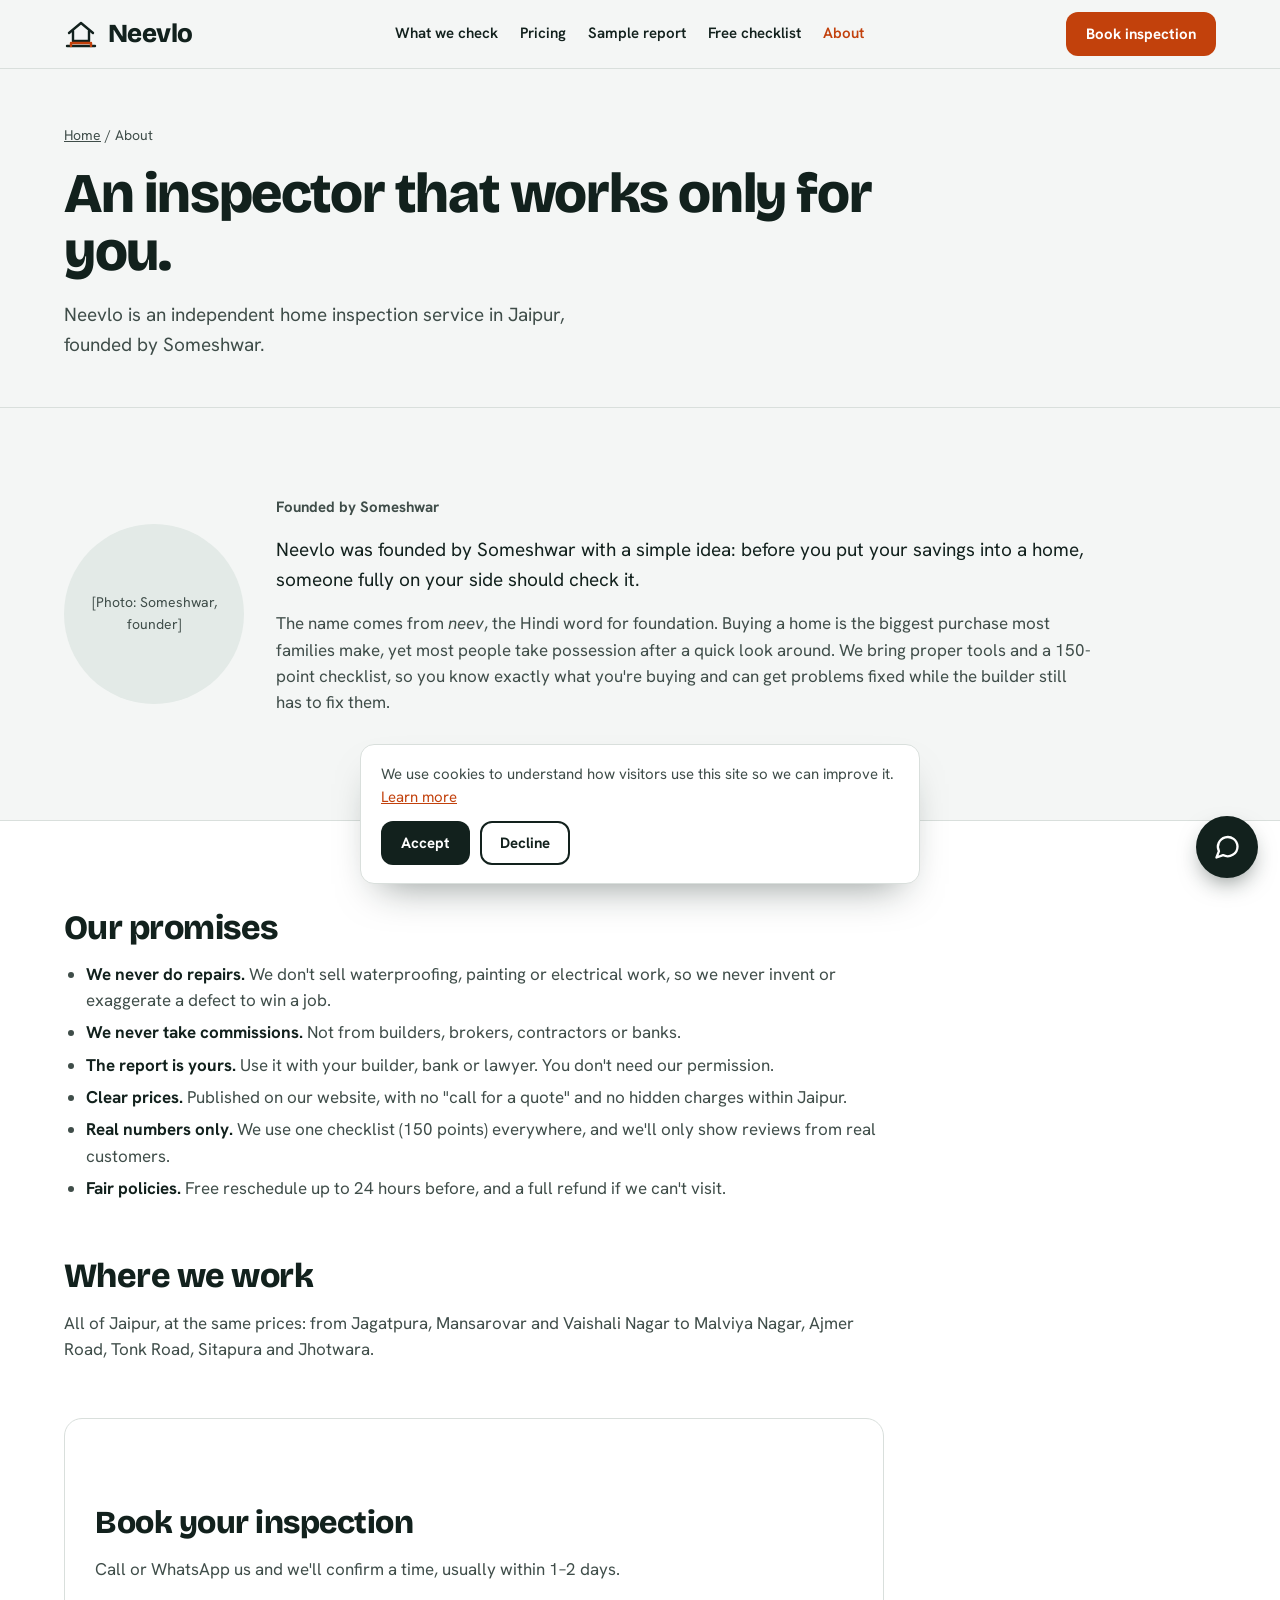
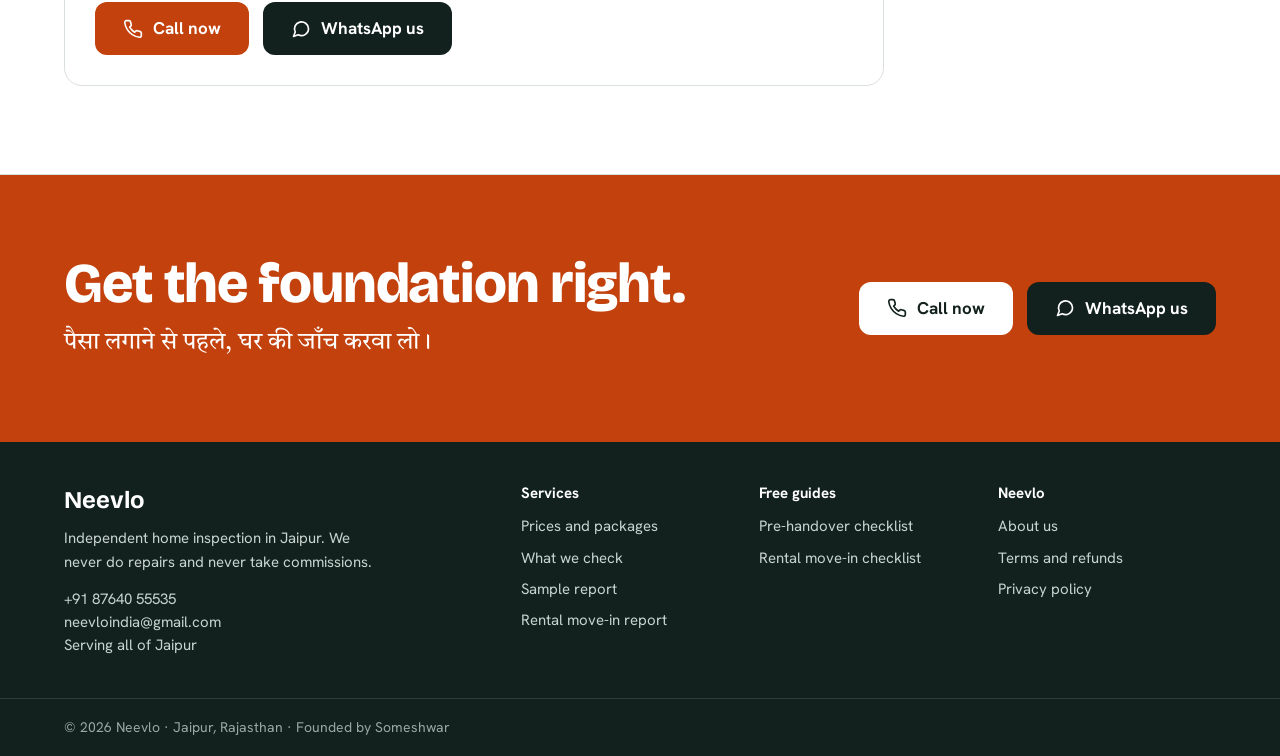
<file: about.html>
<!doctype html>
<html lang="en">
<head>
<meta charset="utf-8">
<meta name="viewport" content="width=device-width, initial-scale=1">
<title>About Neevlo | Independent Home Inspection in Jaipur</title>
<meta name="description" content="Neevlo is an independent home inspection service in Jaipur, founded by Someshwar. No repairs, no commissions, and the report is yours.">
<link rel="canonical" href="https://neevlo.github.io/neevlo-website/about.html">
<meta property="og:title" content="About Neevlo | Independent Home Inspection in Jaipur">
<meta property="og:description" content="Neevlo is an independent home inspection service in Jaipur, founded by Someshwar. No repairs, no commissions, and the report is yours.">
<meta property="og:type" content="website">
<meta property="og:url" content="https://neevlo.github.io/neevlo-website/about.html">
<meta property="og:locale" content="en_IN">
<meta name="theme-color" content="#12211D">
<link rel="icon" href="data:image/svg+xml,%3Csvg xmlns='http://www.w3.org/2000/svg' viewBox='0 0 34 34'%3E%3Crect width='34' height='34' rx='8' fill='%2312211D'/%3E%3Cpath d='M6 16 17 7l11 9M9.5 14v9h15v-9' fill='none' stroke='%23fff' stroke-width='2.4' stroke-linecap='round' stroke-linejoin='round'/%3E%3Cpath d='M7 27h20' stroke='%23FF8A4C' stroke-width='2.4' stroke-linecap='round'/%3E%3C/svg%3E">
<link rel="preconnect" href="https://fonts.googleapis.com">
<link rel="preconnect" href="https://fonts.gstatic.com" crossorigin>
<link rel="stylesheet" href="https://fonts.googleapis.com/css2?family=Bricolage+Grotesque:opsz,wght@12..96,600;12..96,800&family=Hanken+Grotesk:wght@400;500;600;700&family=Tiro+Devanagari+Hindi&display=swap">
<link rel="stylesheet" href="assets/css/site.css">
<script type="application/ld+json">
{
 "@context": "https://schema.org",
 "@type": "HomeAndConstructionBusiness",
 "@id": "https://neevlo.github.io/neevlo-website/#business",
 "name": "Neevlo",
 "alternateName": "Neevlo Jaipur",
 "url": "https://neevlo.github.io/neevlo-website/",
 "description": "Independent home and property inspection in Jaipur. 150-point checks for new flats before handover, resale homes and rentals, with a photo report and snag list.",
 "areaServed": {
  "@type": "City",
  "name": "Jaipur"
 },
 "telephone": "+918764055535",
 "email": "neevloindia@gmail.com",
 "priceRange": "₹1,499–₹13,999",
 "currenciesAccepted": "INR",
 "paymentAccepted": "UPI, bank transfer, cash",
 "founder": {
  "@type": "Person",
  "name": "Someshwar"
 },
 "address": {
  "@type": "PostalAddress",
  "addressLocality": "Jaipur",
  "addressRegion": "Rajasthan",
  "addressCountry": "IN"
 },
 "knowsAbout": [
  "Pre-handover flat inspection",
  "Snag list",
  "Dampness and seepage detection",
  "Electrical earthing test",
  "Carpet area measurement",
  "RERA defect liability"
 ]
}
</script>
<script type="application/ld+json">
{
 "@context": "https://schema.org",
 "@type": "BreadcrumbList",
 "itemListElement": [
  {
   "@type": "ListItem",
   "position": 1,
   "name": "Home",
   "item": "https://neevlo.github.io/neevlo-website/"
  },
  {
   "@type": "ListItem",
   "position": 2,
   "name": "About",
   "item": "https://neevlo.github.io/neevlo-website/about.html"
  }
 ]
}
</script>
</head>
<body>

<svg width="0" height="0" style="position:absolute" aria-hidden="true">
  <symbol id="i-phone" viewBox="0 0 24 24"><path fill="none" stroke="currentColor" stroke-width="2" stroke-linecap="round" stroke-linejoin="round" d="M22 16.9v3a2 2 0 0 1-2.2 2 19.8 19.8 0 0 1-8.6-3.1 19.5 19.5 0 0 1-6-6A19.8 19.8 0 0 1 2.1 4.2 2 2 0 0 1 4.1 2h3a2 2 0 0 1 2 1.7c.1.9.4 1.8.7 2.7a2 2 0 0 1-.5 2.1L8 9.8a16 16 0 0 0 6 6l1.3-1.3a2 2 0 0 1 2.1-.4c.9.3 1.8.6 2.7.7a2 2 0 0 1 1.7 2z"/></symbol>
  <symbol id="i-wa" viewBox="0 0 24 24"><path fill="none" stroke="currentColor" stroke-width="2" stroke-linecap="round" stroke-linejoin="round" d="M21 11.5a8.4 8.4 0 0 1-12.4 7.4L3 21l2.1-5.4A8.4 8.4 0 1 1 21 11.5z"/></symbol>
  <symbol id="i-tick" viewBox="0 0 24 24"><path d="M20 6 9 17l-5-5"/></symbol>
  <symbol id="i-minus" viewBox="0 0 24 24"><path d="M6 12h12"/></symbol>
  <symbol id="i-menu" viewBox="0 0 24 24"><path fill="none" stroke="currentColor" stroke-width="2" stroke-linecap="round" d="M4 7h16M4 12h16M4 17h16"/></symbol>
</svg>

<header class="site-header">
  <div class="wrap">
    <a class="brand" href="index.html" aria-label="Neevlo home">
      <svg width="34" height="34" viewBox="0 0 34 34" fill="none" stroke="#12211D" stroke-width="2.4" stroke-linecap="round" stroke-linejoin="round" aria-hidden="true"><path d="M5 16 17 6l12 10"/><path d="M9 14v10h16V14"/><path d="M3 29h28"/><path d="M7 29v-3h20v3" stroke="#C2410C"/></svg>
      <span>Neevlo</span>
    </a>
    <nav class="nav" aria-label="Main">
      <a href="what-we-check.html">What we check</a>
      <a href="pricing.html">Pricing</a>
      <a href="sample-report.html">Sample report</a>
      <a href="pre-handover-inspection-checklist.html">Free checklist</a>
      <a href="about.html" aria-current="page">About</a>
    </nav>
    <div class="btn-row" style="gap:10px;align-items:center">
      <a class="btn btn-accent header-call" href="index.html#enquire">Book inspection</a>
      <details class="menu">
        <summary aria-label="Open menu"><svg width="22" height="22" aria-hidden="true"><use href="#i-menu"/></svg>Menu</summary>
        <nav class="menu-panel" aria-label="Mobile">
          <a href="index.html">Home</a>
          <a href="what-we-check.html">What we check</a>
          <a href="pricing.html">Pricing</a>
          <a href="sample-report.html">Sample report</a>
          <a href="pre-handover-inspection-checklist.html">Free checklist</a>
          <a href="about.html" aria-current="page">About</a>
          <a href="index.html#enquire">Book inspection</a>
          <a href="rental-move-in-checklist.html">Rental checklist</a>
        </nav>
      </details>
    </div>
  </div>
</header>

<main id="top">
<section class="page-hero">
  <div class="wrap">
    <p class="crumbs"><a href="index.html">Home</a> / About</p>
    <h1>An inspector that works only for you.</h1>
    <p class="lead">Neevlo is an independent home inspection service in Jaipur, founded by Someshwar.</p>
  </div>
</section><section class="section"><div class="wrap">
  <div class="founder">
    <div class="ph" role="img" aria-label="Photo: Someshwar, founder">[Photo: Someshwar, founder]</div>
    <div class="prose">
      <p class="kicker">Founded by Someshwar</p>
      <p style="font-size:19px;color:var(--ink)">Neevlo was founded by Someshwar with a simple idea: before you put your savings into a home, someone fully on your side should check it.</p>
      <p>The name comes from <i>neev</i>, the Hindi word for foundation. Buying a home is the biggest purchase most families make, yet most people take possession after a quick look around. We bring proper tools and a 150-point checklist, so you know exactly what you're buying and can get problems fixed while the builder still has to fix them.</p>
    </div>
  </div>
</div></section><section class="section band-white"><div class="wrap"><div class="prose">
<h2 style="margin-top:0">Our promises</h2>
<ul>
<li><b>We never do repairs.</b> We don't sell waterproofing, painting or electrical work, so we never invent or exaggerate a defect to win a job.</li>
<li><b>We never take commissions.</b> Not from builders, brokers, contractors or banks.</li>
<li><b>The report is yours.</b> Use it with your builder, bank or lawyer. You don't need our permission.</li>
<li><b>Clear prices.</b> Published on our website, with no "call for a quote" and no hidden charges within Jaipur.</li>
<li><b>Real numbers only.</b> We use one checklist (150 points) everywhere, and we'll only show reviews from real customers.</li>
<li><b>Fair policies.</b> Free reschedule up to 24 hours before, and a full refund if we can't visit.</li>
</ul>

<h2>Where we work</h2>
<p>All of Jaipur, at the same prices: from Jagatpura, Mansarovar and Vaishali Nagar to Malviya Nagar, Ajmer Road, Tonk Road, Sitapura and Jhotwara.</p>
<div class="cta-band">
      <div><h2>Book your inspection</h2><p>Call or WhatsApp us and we'll confirm a time, usually within 1–2 days.</p></div>
      <div class="btn-row"><a class="btn btn-accent" data-call="about-call" href="#"><svg aria-hidden="true"><use href="#i-phone"/></svg>Call now</a><a class="btn btn-ink" data-wa="general" data-ctx="about-wa" href="#"><svg aria-hidden="true"><use href="#i-wa"/></svg>WhatsApp us</a></div>
    </div>
</div></div></section>
</main>

<section class="final">
  <div class="wrap">
    <div style="flex:1 1 520px;min-width:0">
      <h2>Get the foundation right.</h2>
      <p class="hindi" lang="hi">पैसा लगाने से पहले, घर की जाँच करवा लो।</p>
    </div>
    <div class="btn-row">
      <a class="btn btn-white" data-call="final" href="#"><svg aria-hidden="true"><use href="#i-phone"/></svg>Call now</a>
      <a class="btn btn-ink" data-wa="general" data-ctx="final" href="#"><svg aria-hidden="true"><use href="#i-wa"/></svg>WhatsApp us</a>
    </div>
  </div>
</section>

<footer>
  <div class="wrap foot-cols">
    <div>
      <b style="font-family:var(--display);font-size:24px;color:#fff">Neevlo</b>
      <p style="margin:8px 0 14px;max-width:320px">Independent home inspection in Jaipur. We never do repairs and never take commissions.</p>
      <p style="margin:0"><a href="#" data-call="footer"><span data-phone-text>+91 87640 55535</span></a><br><a href="mailto:neevloindia@gmail.com">neevloindia@gmail.com</a><br>Serving all of Jaipur</p>
    </div>
    <div><h4>Services</h4><ul>
      <li><a href="pricing.html">Prices and packages</a></li>
      <li><a href="what-we-check.html">What we check</a></li>
      <li><a href="sample-report.html">Sample report</a></li>
      <li><a href="pricing.html#other">Rental move-in report</a></li>
    </ul></div>
    <div><h4>Free guides</h4><ul>
      <li><a href="pre-handover-inspection-checklist.html">Pre-handover checklist</a></li>
      <li><a href="rental-move-in-checklist.html">Rental move-in checklist</a></li>
    </ul></div>
    <div><h4>Neevlo</h4><ul>
      <li><a href="about.html">About us</a></li>
      <li><a href="terms.html">Terms and refunds</a></li>
      <li><a href="privacy.html">Privacy policy</a></li>
    </ul></div>
  </div>
  <div class="foot-base"><div class="wrap">© 2026 Neevlo · Jaipur, Rajasthan · Founded by Someshwar</div></div>
</footer>

<a class="wa-float" data-wa="general" data-ctx="floating" href="#" aria-label="Chat with Neevlo on WhatsApp"><svg aria-hidden="true"><use href="#i-wa"/></svg></a>
<div class="mobile-bar">
  <a class="btn btn-accent" data-call="mobile-bar" href="#"><svg aria-hidden="true"><use href="#i-phone"/></svg>Call</a>
  <a class="btn btn-ink" data-wa="general" data-ctx="mobile-bar" href="#"><svg aria-hidden="true"><use href="#i-wa"/></svg>WhatsApp</a>
</div>

<div class="consent" id="consent" role="dialog" aria-label="Cookie consent">
  <p>We use cookies to understand how visitors use this site so we can improve it. <a href="privacy.html">Learn more</a></p>
  <div class="btn-row" style="gap:10px">
    <button class="btn btn-ink" type="button" id="consent-yes">Accept</button>
    <button class="btn btn-outline" type="button" id="consent-no">Decline</button>
  </div>
</div>

<script src="assets/js/site.js"></script>
</body>
</html>
</file>
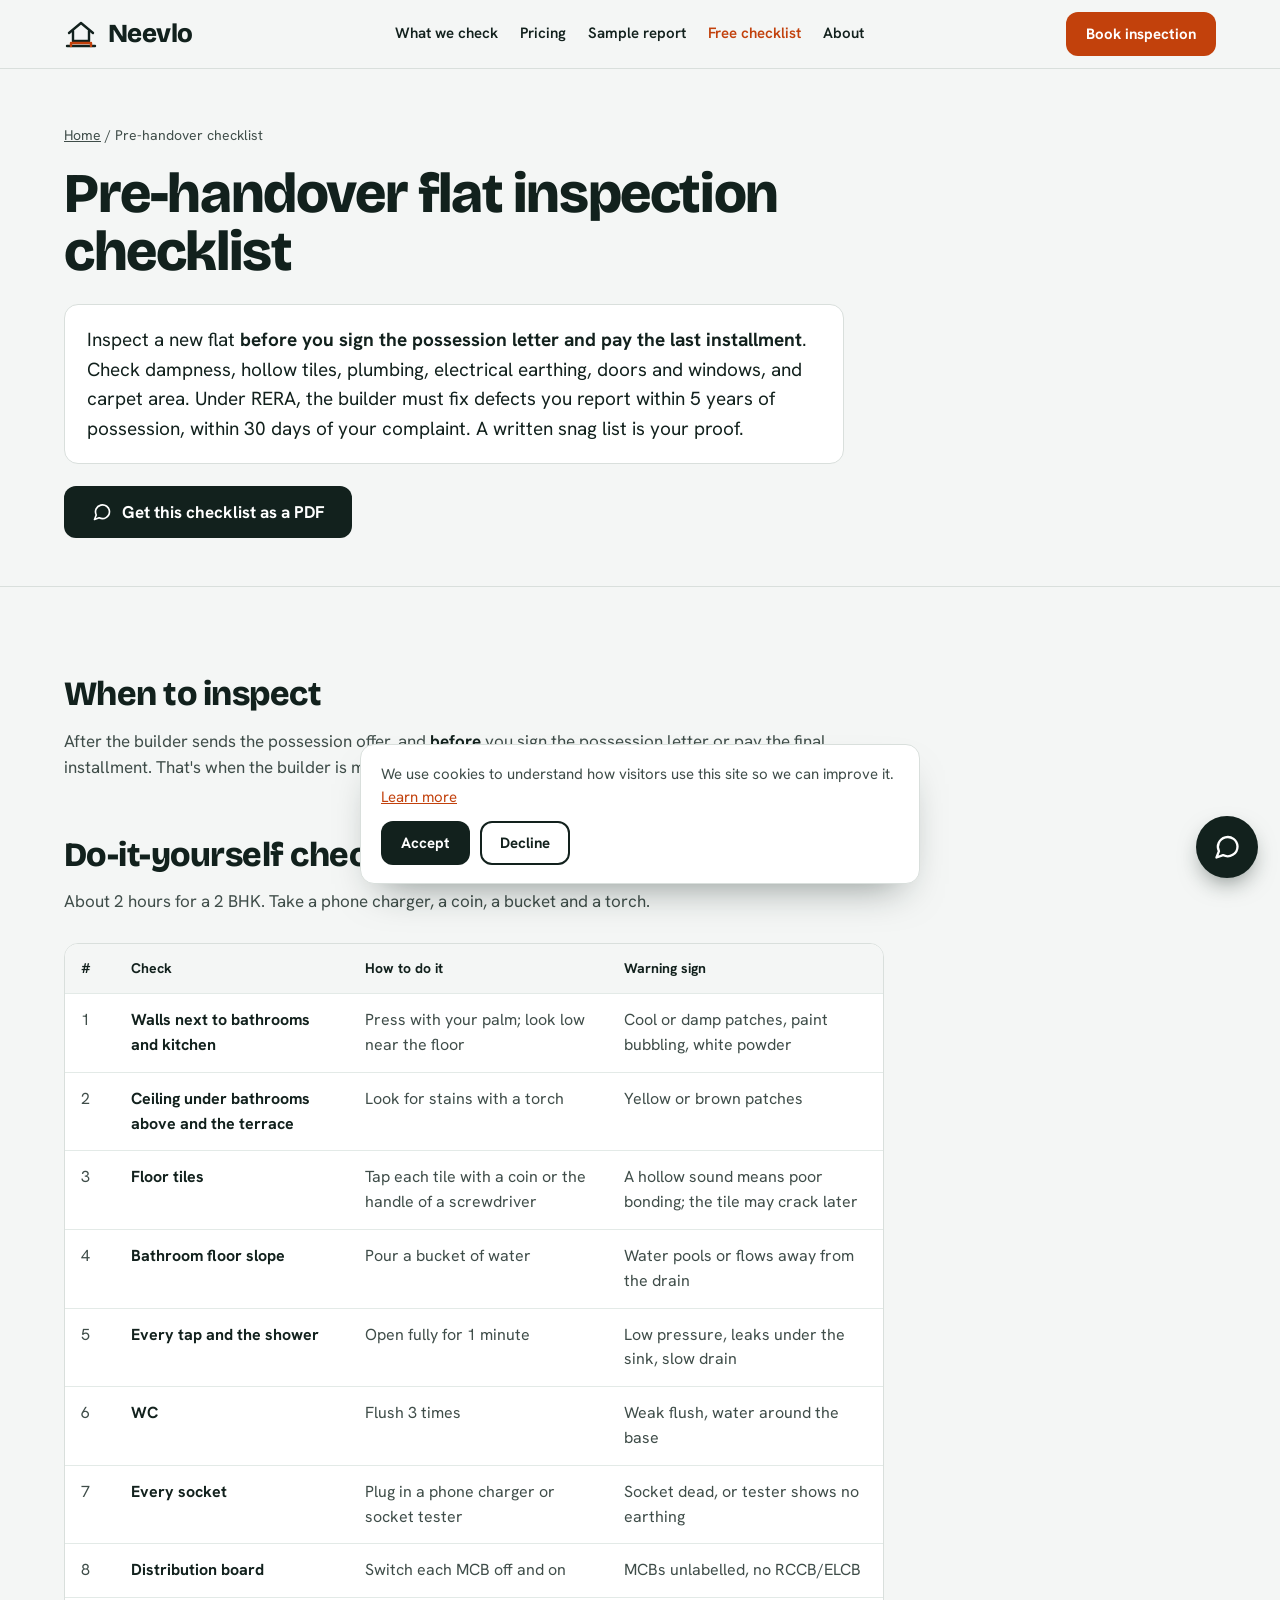
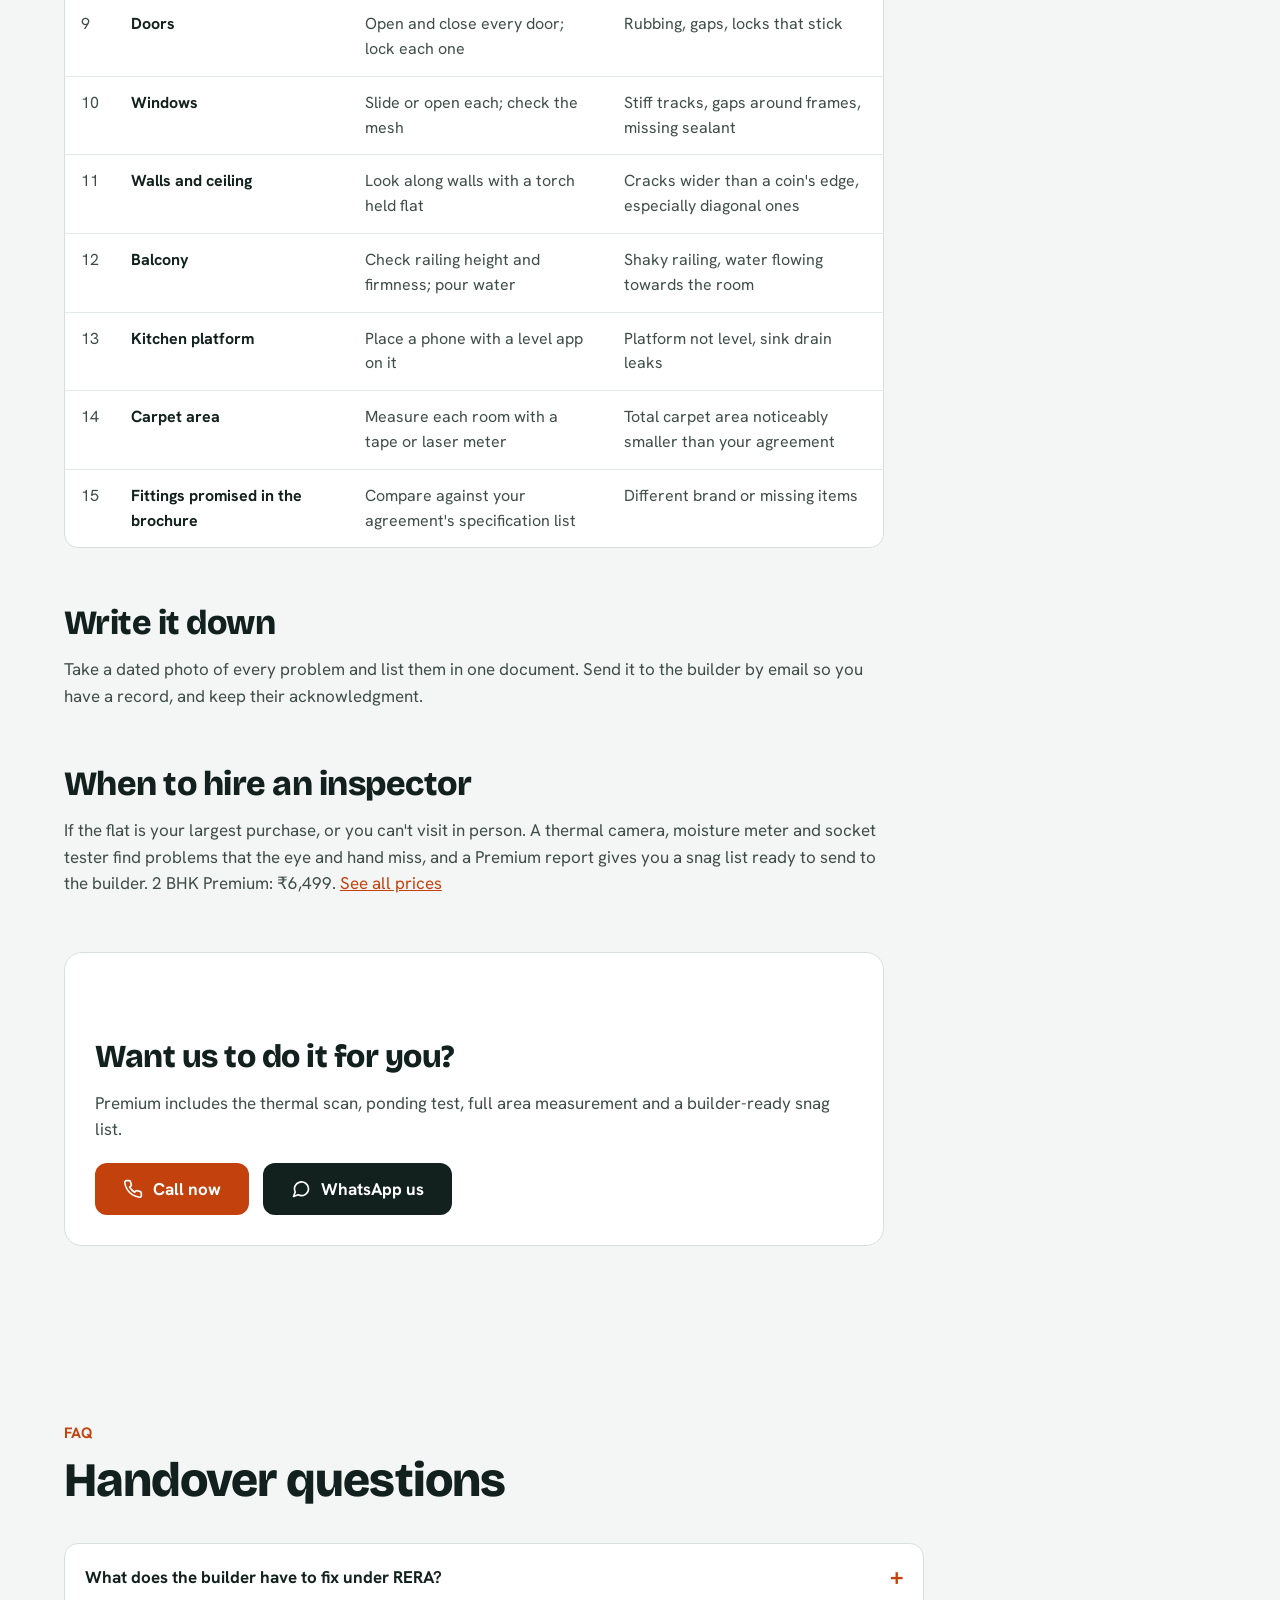
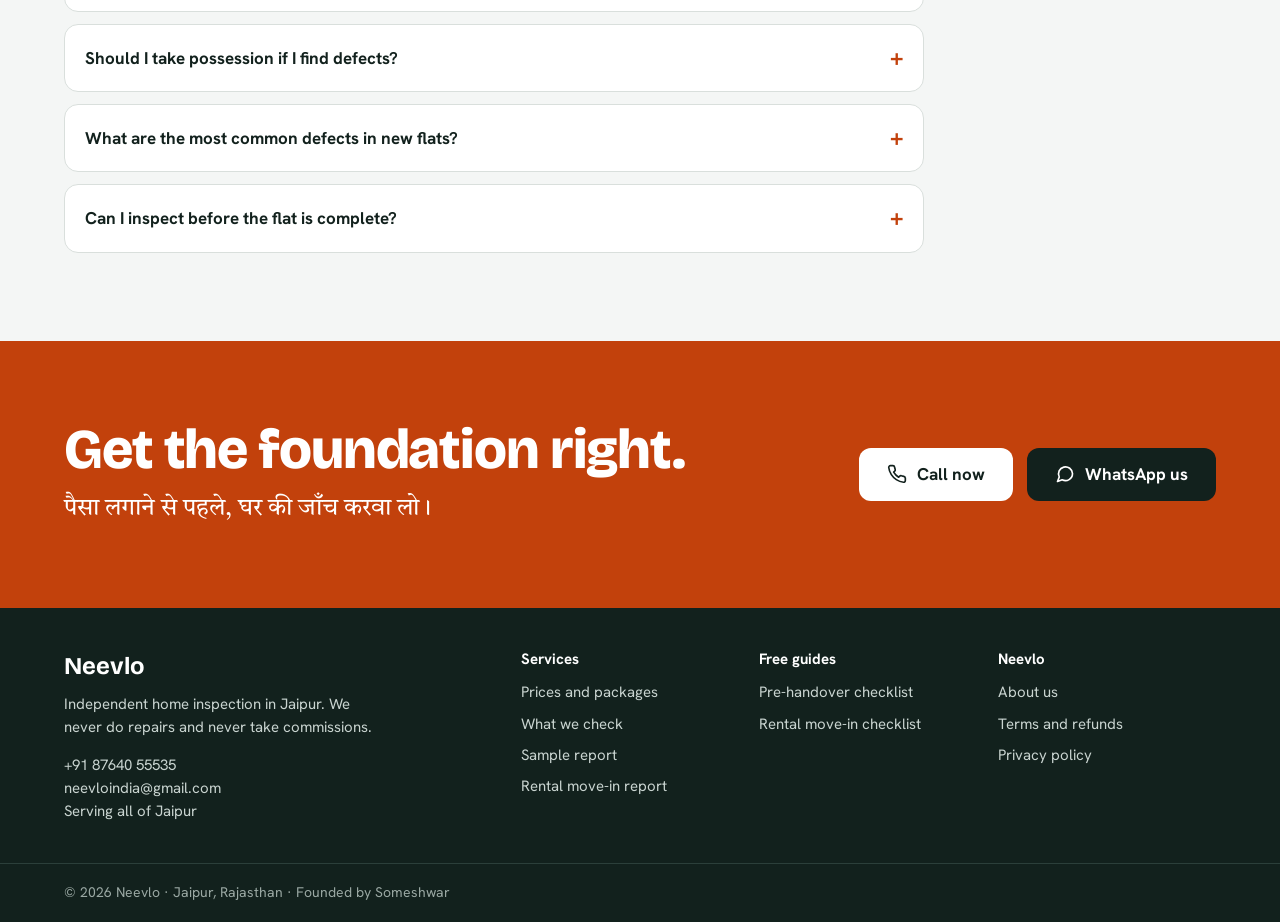
<file: pre-handover-inspection-checklist.html>
<!doctype html>
<html lang="en">
<head>
<meta charset="utf-8">
<meta name="viewport" content="width=device-width, initial-scale=1">
<title>Pre-Handover Flat Inspection Checklist (Jaipur, 2026) | Neevlo</title>
<meta name="description" content="A free 15-point checklist to inspect a new flat before possession: dampness, tiles, bathroom slope, sockets, doors, windows and carpet area. Plus what RERA says the builder must fix.">
<link rel="canonical" href="https://neevlo.github.io/neevlo-website/pre-handover-inspection-checklist.html">
<meta property="og:title" content="Pre-Handover Flat Inspection Checklist (Jaipur, 2026) | Neevlo">
<meta property="og:description" content="A free 15-point checklist to inspect a new flat before possession: dampness, tiles, bathroom slope, sockets, doors, windows and carpet area. Plus what RERA says the builder must fix.">
<meta property="og:type" content="website">
<meta property="og:url" content="https://neevlo.github.io/neevlo-website/pre-handover-inspection-checklist.html">
<meta property="og:locale" content="en_IN">
<meta name="theme-color" content="#12211D">
<link rel="icon" href="data:image/svg+xml,%3Csvg xmlns='http://www.w3.org/2000/svg' viewBox='0 0 34 34'%3E%3Crect width='34' height='34' rx='8' fill='%2312211D'/%3E%3Cpath d='M6 16 17 7l11 9M9.5 14v9h15v-9' fill='none' stroke='%23fff' stroke-width='2.4' stroke-linecap='round' stroke-linejoin='round'/%3E%3Cpath d='M7 27h20' stroke='%23FF8A4C' stroke-width='2.4' stroke-linecap='round'/%3E%3C/svg%3E">
<link rel="preconnect" href="https://fonts.googleapis.com">
<link rel="preconnect" href="https://fonts.gstatic.com" crossorigin>
<link rel="stylesheet" href="https://fonts.googleapis.com/css2?family=Bricolage+Grotesque:opsz,wght@12..96,600;12..96,800&family=Hanken+Grotesk:wght@400;500;600;700&family=Tiro+Devanagari+Hindi&display=swap">
<link rel="stylesheet" href="assets/css/site.css">
<script type="application/ld+json">
{
 "@context": "https://schema.org",
 "@type": "HomeAndConstructionBusiness",
 "@id": "https://neevlo.github.io/neevlo-website/#business",
 "name": "Neevlo",
 "alternateName": "Neevlo Jaipur",
 "url": "https://neevlo.github.io/neevlo-website/",
 "description": "Independent home and property inspection in Jaipur. 150-point checks for new flats before handover, resale homes and rentals, with a photo report and snag list.",
 "areaServed": {
  "@type": "City",
  "name": "Jaipur"
 },
 "telephone": "+918764055535",
 "email": "neevloindia@gmail.com",
 "priceRange": "₹1,499–₹13,999",
 "currenciesAccepted": "INR",
 "paymentAccepted": "UPI, bank transfer, cash",
 "founder": {
  "@type": "Person",
  "name": "Someshwar"
 },
 "address": {
  "@type": "PostalAddress",
  "addressLocality": "Jaipur",
  "addressRegion": "Rajasthan",
  "addressCountry": "IN"
 },
 "knowsAbout": [
  "Pre-handover flat inspection",
  "Snag list",
  "Dampness and seepage detection",
  "Electrical earthing test",
  "Carpet area measurement",
  "RERA defect liability"
 ]
}
</script>
<script type="application/ld+json">
{
 "@context": "https://schema.org",
 "@type": "FAQPage",
 "mainEntity": [
  {
   "@type": "Question",
   "name": "What does the builder have to fix under RERA?",
   "acceptedAnswer": {
    "@type": "Answer",
    "text": "Structural defects and defects in workmanship, quality or services such as plumbing and electrical, reported within 5 years of possession. The builder must fix them within 30 days, at its own cost. Normal wear and tear and your own modifications aren't covered."
   }
  },
  {
   "@type": "Question",
   "name": "Should I take possession if I find defects?",
   "acceptedAnswer": {
    "@type": "Answer",
    "text": "You can accept possession and submit a written snag list at the same time. Keep the builder's acknowledgment. Ask a lawyer if the problems are serious."
   }
  },
  {
   "@type": "Question",
   "name": "What are the most common defects in new flats?",
   "acceptedAnswer": {
    "@type": "Answer",
    "text": "Dampness near bathrooms, hollow floor tiles, poor bathroom floor slope, missing earthing in sockets, and doors or windows that don't close properly."
   }
  },
  {
   "@type": "Question",
   "name": "Can I inspect before the flat is complete?",
   "acceptedAnswer": {
    "@type": "Answer",
    "text": "You can, but final finishing hides and adds problems. The best time is after the possession offer, once the flat is fully finished."
   }
  }
 ]
}
</script>
<script type="application/ld+json">
{
 "@context": "https://schema.org",
 "@type": "BreadcrumbList",
 "itemListElement": [
  {
   "@type": "ListItem",
   "position": 1,
   "name": "Home",
   "item": "https://neevlo.github.io/neevlo-website/"
  },
  {
   "@type": "ListItem",
   "position": 2,
   "name": "Pre-handover checklist",
   "item": "https://neevlo.github.io/neevlo-website/pre-handover-inspection-checklist.html"
  }
 ]
}
</script>
</head>
<body>

<svg width="0" height="0" style="position:absolute" aria-hidden="true">
  <symbol id="i-phone" viewBox="0 0 24 24"><path fill="none" stroke="currentColor" stroke-width="2" stroke-linecap="round" stroke-linejoin="round" d="M22 16.9v3a2 2 0 0 1-2.2 2 19.8 19.8 0 0 1-8.6-3.1 19.5 19.5 0 0 1-6-6A19.8 19.8 0 0 1 2.1 4.2 2 2 0 0 1 4.1 2h3a2 2 0 0 1 2 1.7c.1.9.4 1.8.7 2.7a2 2 0 0 1-.5 2.1L8 9.8a16 16 0 0 0 6 6l1.3-1.3a2 2 0 0 1 2.1-.4c.9.3 1.8.6 2.7.7a2 2 0 0 1 1.7 2z"/></symbol>
  <symbol id="i-wa" viewBox="0 0 24 24"><path fill="none" stroke="currentColor" stroke-width="2" stroke-linecap="round" stroke-linejoin="round" d="M21 11.5a8.4 8.4 0 0 1-12.4 7.4L3 21l2.1-5.4A8.4 8.4 0 1 1 21 11.5z"/></symbol>
  <symbol id="i-tick" viewBox="0 0 24 24"><path d="M20 6 9 17l-5-5"/></symbol>
  <symbol id="i-minus" viewBox="0 0 24 24"><path d="M6 12h12"/></symbol>
  <symbol id="i-menu" viewBox="0 0 24 24"><path fill="none" stroke="currentColor" stroke-width="2" stroke-linecap="round" d="M4 7h16M4 12h16M4 17h16"/></symbol>
</svg>

<header class="site-header">
  <div class="wrap">
    <a class="brand" href="index.html" aria-label="Neevlo home">
      <svg width="34" height="34" viewBox="0 0 34 34" fill="none" stroke="#12211D" stroke-width="2.4" stroke-linecap="round" stroke-linejoin="round" aria-hidden="true"><path d="M5 16 17 6l12 10"/><path d="M9 14v10h16V14"/><path d="M3 29h28"/><path d="M7 29v-3h20v3" stroke="#C2410C"/></svg>
      <span>Neevlo</span>
    </a>
    <nav class="nav" aria-label="Main">
      <a href="what-we-check.html">What we check</a>
      <a href="pricing.html">Pricing</a>
      <a href="sample-report.html">Sample report</a>
      <a href="pre-handover-inspection-checklist.html" aria-current="page">Free checklist</a>
      <a href="about.html">About</a>
    </nav>
    <div class="btn-row" style="gap:10px;align-items:center">
      <a class="btn btn-accent header-call" href="index.html#enquire">Book inspection</a>
      <details class="menu">
        <summary aria-label="Open menu"><svg width="22" height="22" aria-hidden="true"><use href="#i-menu"/></svg>Menu</summary>
        <nav class="menu-panel" aria-label="Mobile">
          <a href="index.html">Home</a>
          <a href="what-we-check.html">What we check</a>
          <a href="pricing.html">Pricing</a>
          <a href="sample-report.html">Sample report</a>
          <a href="pre-handover-inspection-checklist.html" aria-current="page">Free checklist</a>
          <a href="about.html">About</a>
          <a href="index.html#enquire">Book inspection</a>
          <a href="rental-move-in-checklist.html">Rental checklist</a>
        </nav>
      </details>
    </div>
  </div>
</header>

<main id="top">
<section class="page-hero">
  <div class="wrap">
    <p class="crumbs"><a href="index.html">Home</a> / Pre-handover checklist</p>
    <h1>Pre-handover flat inspection checklist</h1>
    <p class="answer">Inspect a new flat <b>before you sign the possession letter and pay the last installment</b>. Check dampness, hollow tiles, plumbing, electrical earthing, doors and windows, and carpet area. Under RERA, the builder must fix defects you report within 5 years of possession, within 30 days of your complaint. A written snag list is your proof.</p>
    <div class="btn-row" style="margin-top:22px"><a class="btn btn-ink" data-wa="checklist" data-ctx="checklist-top" href="#"><svg aria-hidden="true"><use href="#i-wa"/></svg>Get this checklist as a PDF</a></div>
  </div>
</section><section class="section"><div class="wrap"><div class="prose">
<h2 style="margin-top:0">When to inspect</h2>
<p>After the builder sends the possession offer, and <b>before</b> you sign the possession letter or pay the final installment. That's when the builder is most willing to fix things.</p>

<h2>Do-it-yourself checklist</h2>
<p>About 2 hours for a 2 BHK. Take a phone charger, a coin, a bucket and a torch.</p>
<div class="table-wrap"><table><thead><tr><th>#</th><th>Check</th><th>How to do it</th><th>Warning sign</th></tr></thead><tbody>
<tr><td>1</td><td><b>Walls next to bathrooms and kitchen</b></td><td>Press with your palm; look low near the floor</td><td>Cool or damp patches, paint bubbling, white powder</td></tr>
<tr><td>2</td><td><b>Ceiling under bathrooms above and the terrace</b></td><td>Look for stains with a torch</td><td>Yellow or brown patches</td></tr>
<tr><td>3</td><td><b>Floor tiles</b></td><td>Tap each tile with a coin or the handle of a screwdriver</td><td>A hollow sound means poor bonding; the tile may crack later</td></tr>
<tr><td>4</td><td><b>Bathroom floor slope</b></td><td>Pour a bucket of water</td><td>Water pools or flows away from the drain</td></tr>
<tr><td>5</td><td><b>Every tap and the shower</b></td><td>Open fully for 1 minute</td><td>Low pressure, leaks under the sink, slow drain</td></tr>
<tr><td>6</td><td><b>WC</b></td><td>Flush 3 times</td><td>Weak flush, water around the base</td></tr>
<tr><td>7</td><td><b>Every socket</b></td><td>Plug in a phone charger or socket tester</td><td>Socket dead, or tester shows no earthing</td></tr>
<tr><td>8</td><td><b>Distribution board</b></td><td>Switch each MCB off and on</td><td>MCBs unlabelled, no RCCB/ELCB</td></tr>
<tr><td>9</td><td><b>Doors</b></td><td>Open and close every door; lock each one</td><td>Rubbing, gaps, locks that stick</td></tr>
<tr><td>10</td><td><b>Windows</b></td><td>Slide or open each; check the mesh</td><td>Stiff tracks, gaps around frames, missing sealant</td></tr>
<tr><td>11</td><td><b>Walls and ceiling</b></td><td>Look along walls with a torch held flat</td><td>Cracks wider than a coin&#x27;s edge, especially diagonal ones</td></tr>
<tr><td>12</td><td><b>Balcony</b></td><td>Check railing height and firmness; pour water</td><td>Shaky railing, water flowing towards the room</td></tr>
<tr><td>13</td><td><b>Kitchen platform</b></td><td>Place a phone with a level app on it</td><td>Platform not level, sink drain leaks</td></tr>
<tr><td>14</td><td><b>Carpet area</b></td><td>Measure each room with a tape or laser meter</td><td>Total carpet area noticeably smaller than your agreement</td></tr>
<tr><td>15</td><td><b>Fittings promised in the brochure</b></td><td>Compare against your agreement&#x27;s specification list</td><td>Different brand or missing items</td></tr>
</tbody></table></div>

<h2>Write it down</h2>
<p>Take a dated photo of every problem and list them in one document. Send it to the builder by email so you have a record, and keep their acknowledgment.</p>

<h2>When to hire an inspector</h2>
<p>If the flat is your largest purchase, or you can't visit in person. A thermal camera, moisture meter and socket tester find problems that the eye and hand miss, and a Premium report gives you a snag list ready to send to the builder. 2 BHK Premium: ₹6,499. <a href="pricing.html">See all prices</a></p>
<div class="cta-band">
      <div><h2>Want us to do it for you?</h2><p>Premium includes the thermal scan, ponding test, full area measurement and a builder-ready snag list.</p></div>
      <div class="btn-row"><a class="btn btn-accent" data-call="checklist-call" href="#"><svg aria-hidden="true"><use href="#i-phone"/></svg>Call now</a><a class="btn btn-ink" data-wa="general" data-ctx="checklist-wa" href="#"><svg aria-hidden="true"><use href="#i-wa"/></svg>WhatsApp us</a></div>
    </div>
</div></div></section><section id="faq" class="section">
  <div class="wrap">
    <p class="kicker">FAQ</p>
    <h2 class="h2">Handover questions</h2>
    <div class="faq">
      <details><summary>What does the builder have to fix under RERA?</summary><p>Structural defects and defects in workmanship, quality or services such as plumbing and electrical, reported within 5 years of possession. The builder must fix them within 30 days, at its own cost. Normal wear and tear and your own modifications aren&#x27;t covered.</p></details>
      <details><summary>Should I take possession if I find defects?</summary><p>You can accept possession and submit a written snag list at the same time. Keep the builder&#x27;s acknowledgment. Ask a lawyer if the problems are serious.</p></details>
      <details><summary>What are the most common defects in new flats?</summary><p>Dampness near bathrooms, hollow floor tiles, poor bathroom floor slope, missing earthing in sockets, and doors or windows that don&#x27;t close properly.</p></details>
      <details><summary>Can I inspect before the flat is complete?</summary><p>You can, but final finishing hides and adds problems. The best time is after the possession offer, once the flat is fully finished.</p></details>
    </div>
  </div>
</section>
</main>

<section class="final">
  <div class="wrap">
    <div style="flex:1 1 520px;min-width:0">
      <h2>Get the foundation right.</h2>
      <p class="hindi" lang="hi">पैसा लगाने से पहले, घर की जाँच करवा लो।</p>
    </div>
    <div class="btn-row">
      <a class="btn btn-white" data-call="final" href="#"><svg aria-hidden="true"><use href="#i-phone"/></svg>Call now</a>
      <a class="btn btn-ink" data-wa="general" data-ctx="final" href="#"><svg aria-hidden="true"><use href="#i-wa"/></svg>WhatsApp us</a>
    </div>
  </div>
</section>

<footer>
  <div class="wrap foot-cols">
    <div>
      <b style="font-family:var(--display);font-size:24px;color:#fff">Neevlo</b>
      <p style="margin:8px 0 14px;max-width:320px">Independent home inspection in Jaipur. We never do repairs and never take commissions.</p>
      <p style="margin:0"><a href="#" data-call="footer"><span data-phone-text>+91 87640 55535</span></a><br><a href="mailto:neevloindia@gmail.com">neevloindia@gmail.com</a><br>Serving all of Jaipur</p>
    </div>
    <div><h4>Services</h4><ul>
      <li><a href="pricing.html">Prices and packages</a></li>
      <li><a href="what-we-check.html">What we check</a></li>
      <li><a href="sample-report.html">Sample report</a></li>
      <li><a href="pricing.html#other">Rental move-in report</a></li>
    </ul></div>
    <div><h4>Free guides</h4><ul>
      <li><a href="pre-handover-inspection-checklist.html">Pre-handover checklist</a></li>
      <li><a href="rental-move-in-checklist.html">Rental move-in checklist</a></li>
    </ul></div>
    <div><h4>Neevlo</h4><ul>
      <li><a href="about.html">About us</a></li>
      <li><a href="terms.html">Terms and refunds</a></li>
      <li><a href="privacy.html">Privacy policy</a></li>
    </ul></div>
  </div>
  <div class="foot-base"><div class="wrap">© 2026 Neevlo · Jaipur, Rajasthan · Founded by Someshwar</div></div>
</footer>

<a class="wa-float" data-wa="general" data-ctx="floating" href="#" aria-label="Chat with Neevlo on WhatsApp"><svg aria-hidden="true"><use href="#i-wa"/></svg></a>
<div class="mobile-bar">
  <a class="btn btn-accent" data-call="mobile-bar" href="#"><svg aria-hidden="true"><use href="#i-phone"/></svg>Call</a>
  <a class="btn btn-ink" data-wa="general" data-ctx="mobile-bar" href="#"><svg aria-hidden="true"><use href="#i-wa"/></svg>WhatsApp</a>
</div>

<div class="consent" id="consent" role="dialog" aria-label="Cookie consent">
  <p>We use cookies to understand how visitors use this site so we can improve it. <a href="privacy.html">Learn more</a></p>
  <div class="btn-row" style="gap:10px">
    <button class="btn btn-ink" type="button" id="consent-yes">Accept</button>
    <button class="btn btn-outline" type="button" id="consent-no">Decline</button>
  </div>
</div>

<script src="assets/js/site.js"></script>
</body>
</html>
</file>
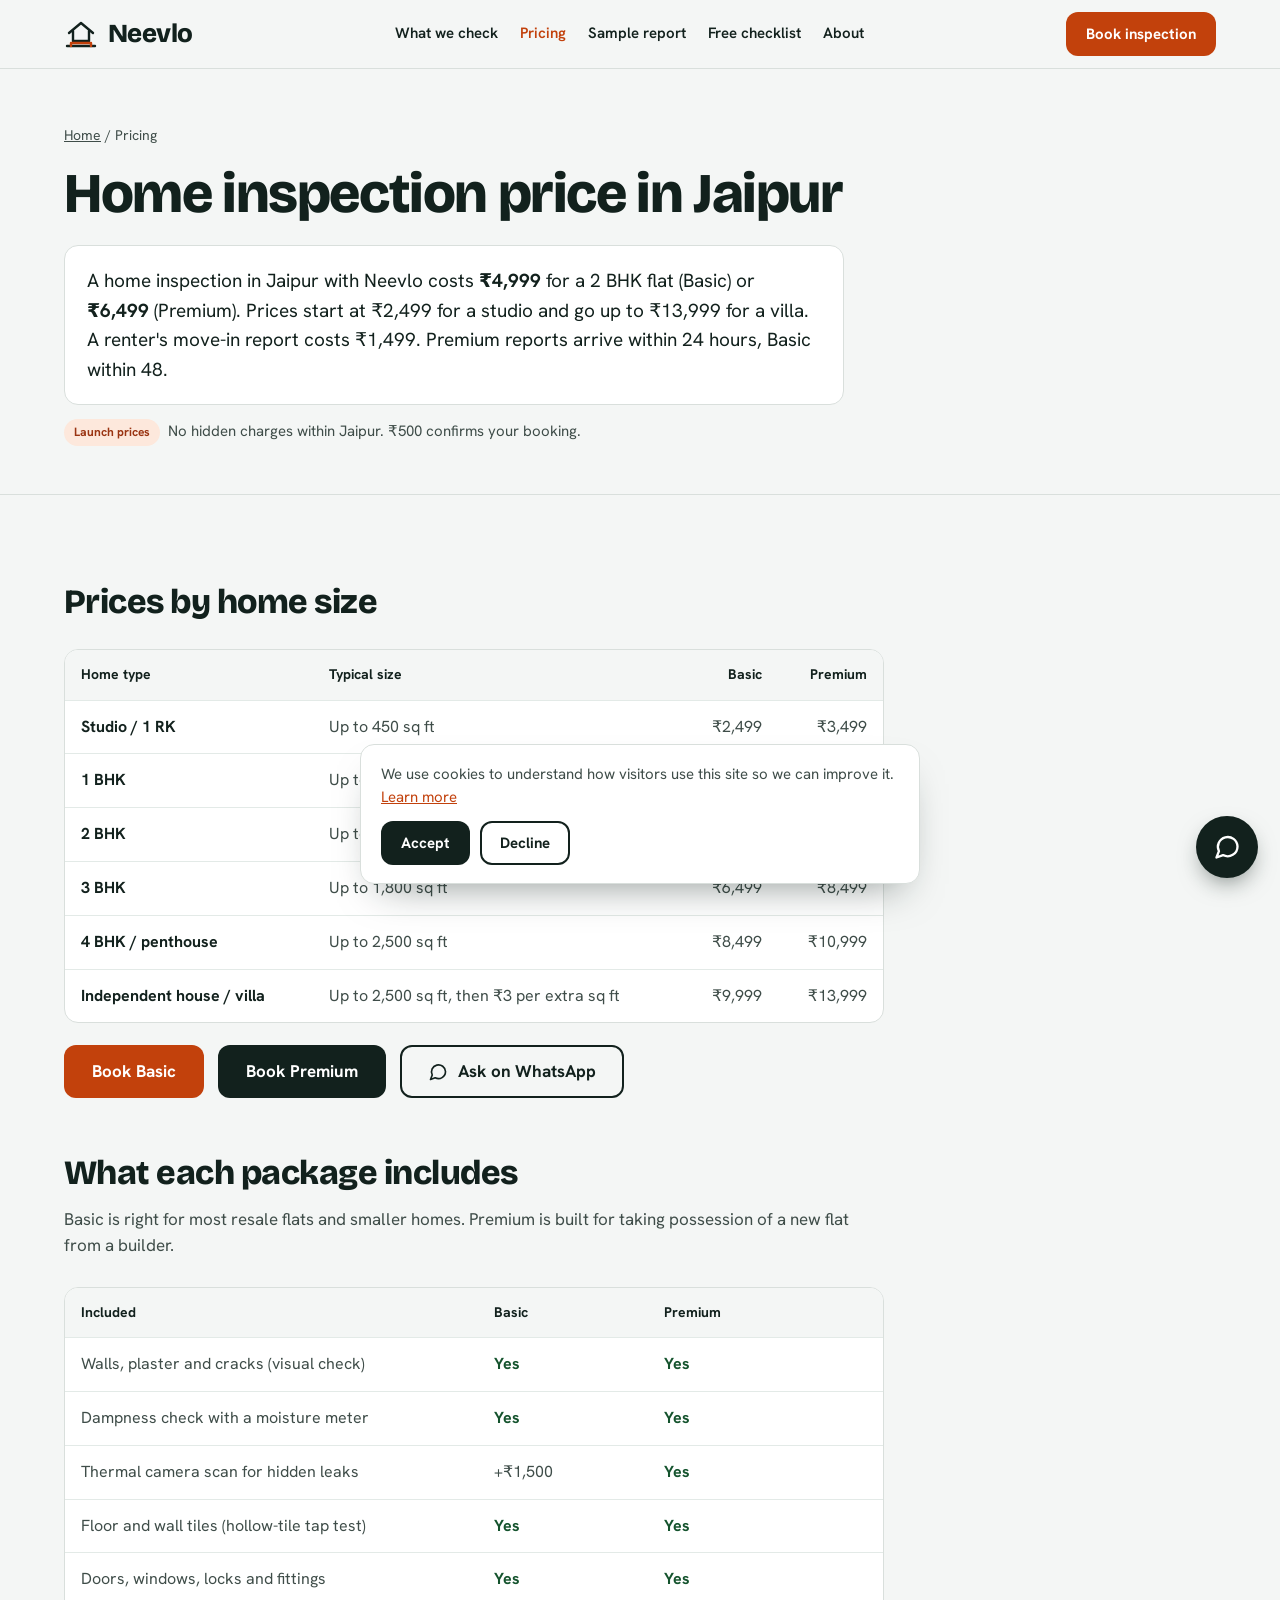
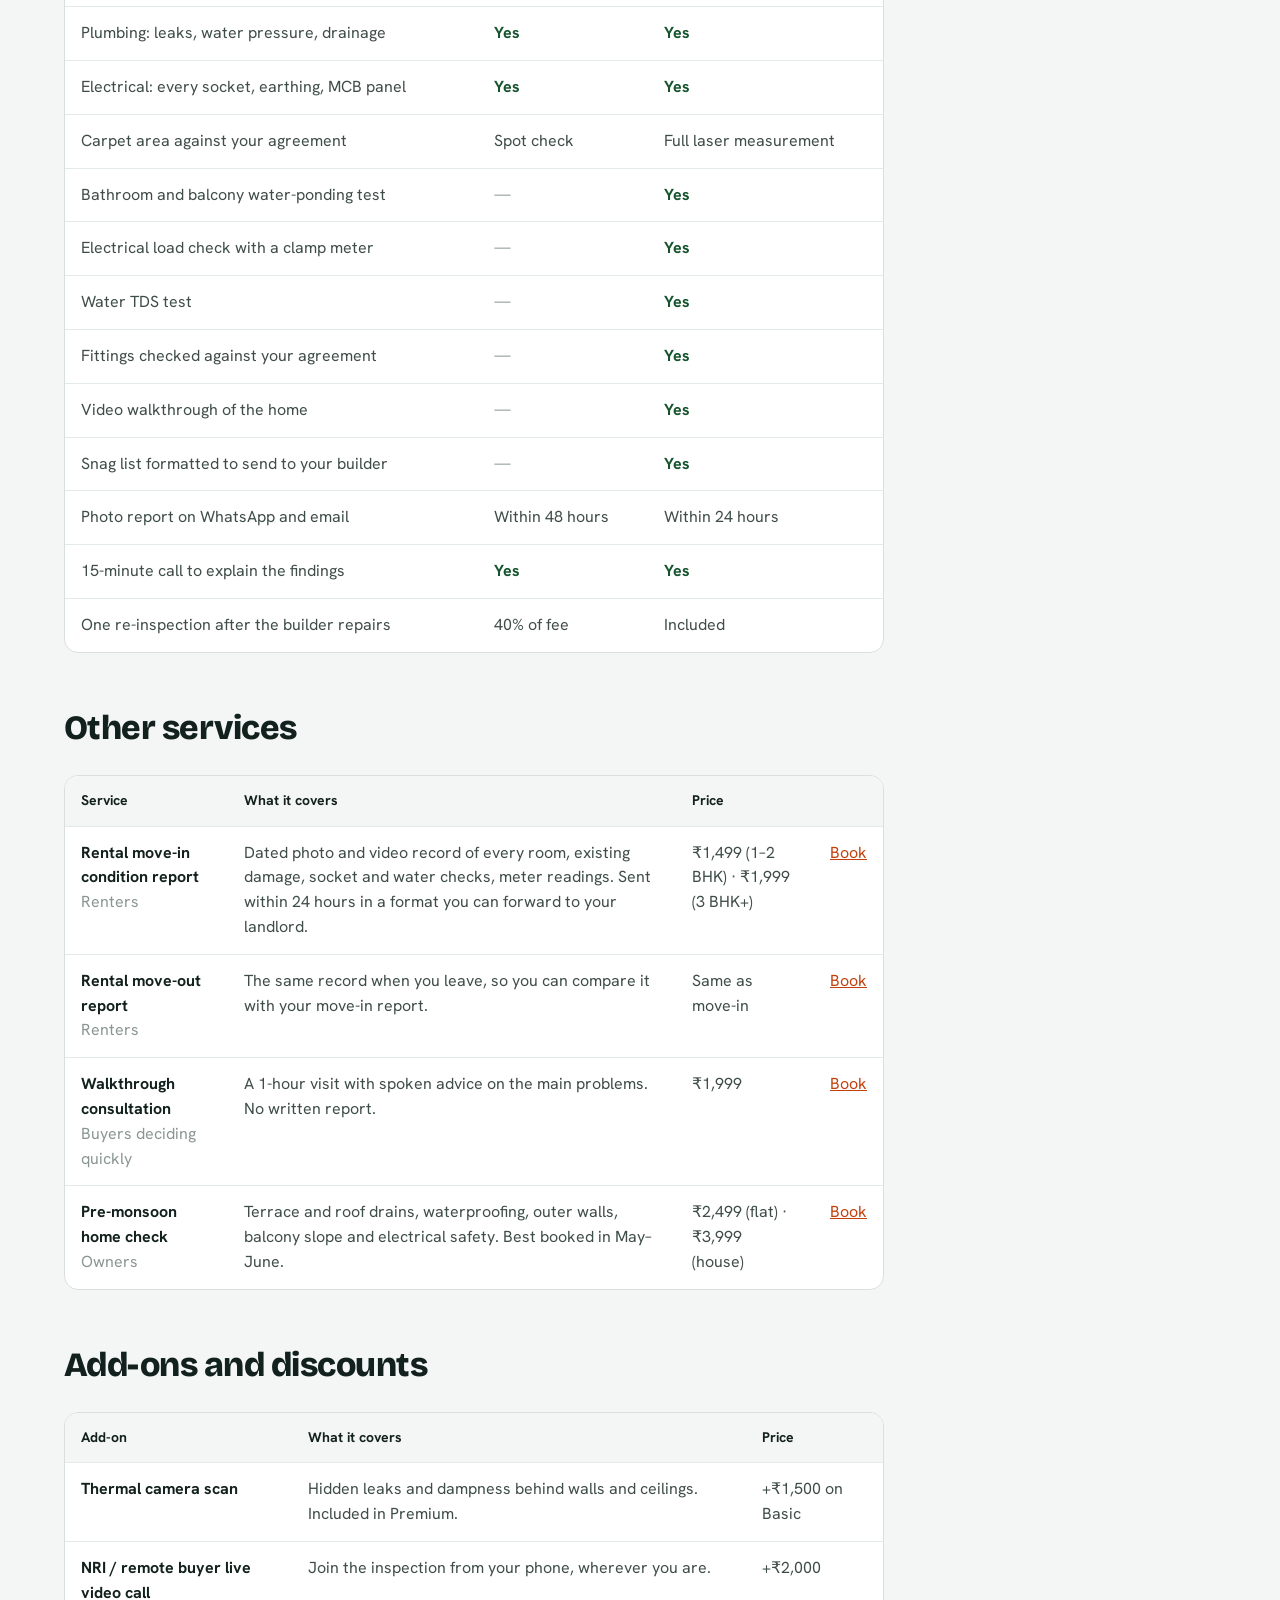
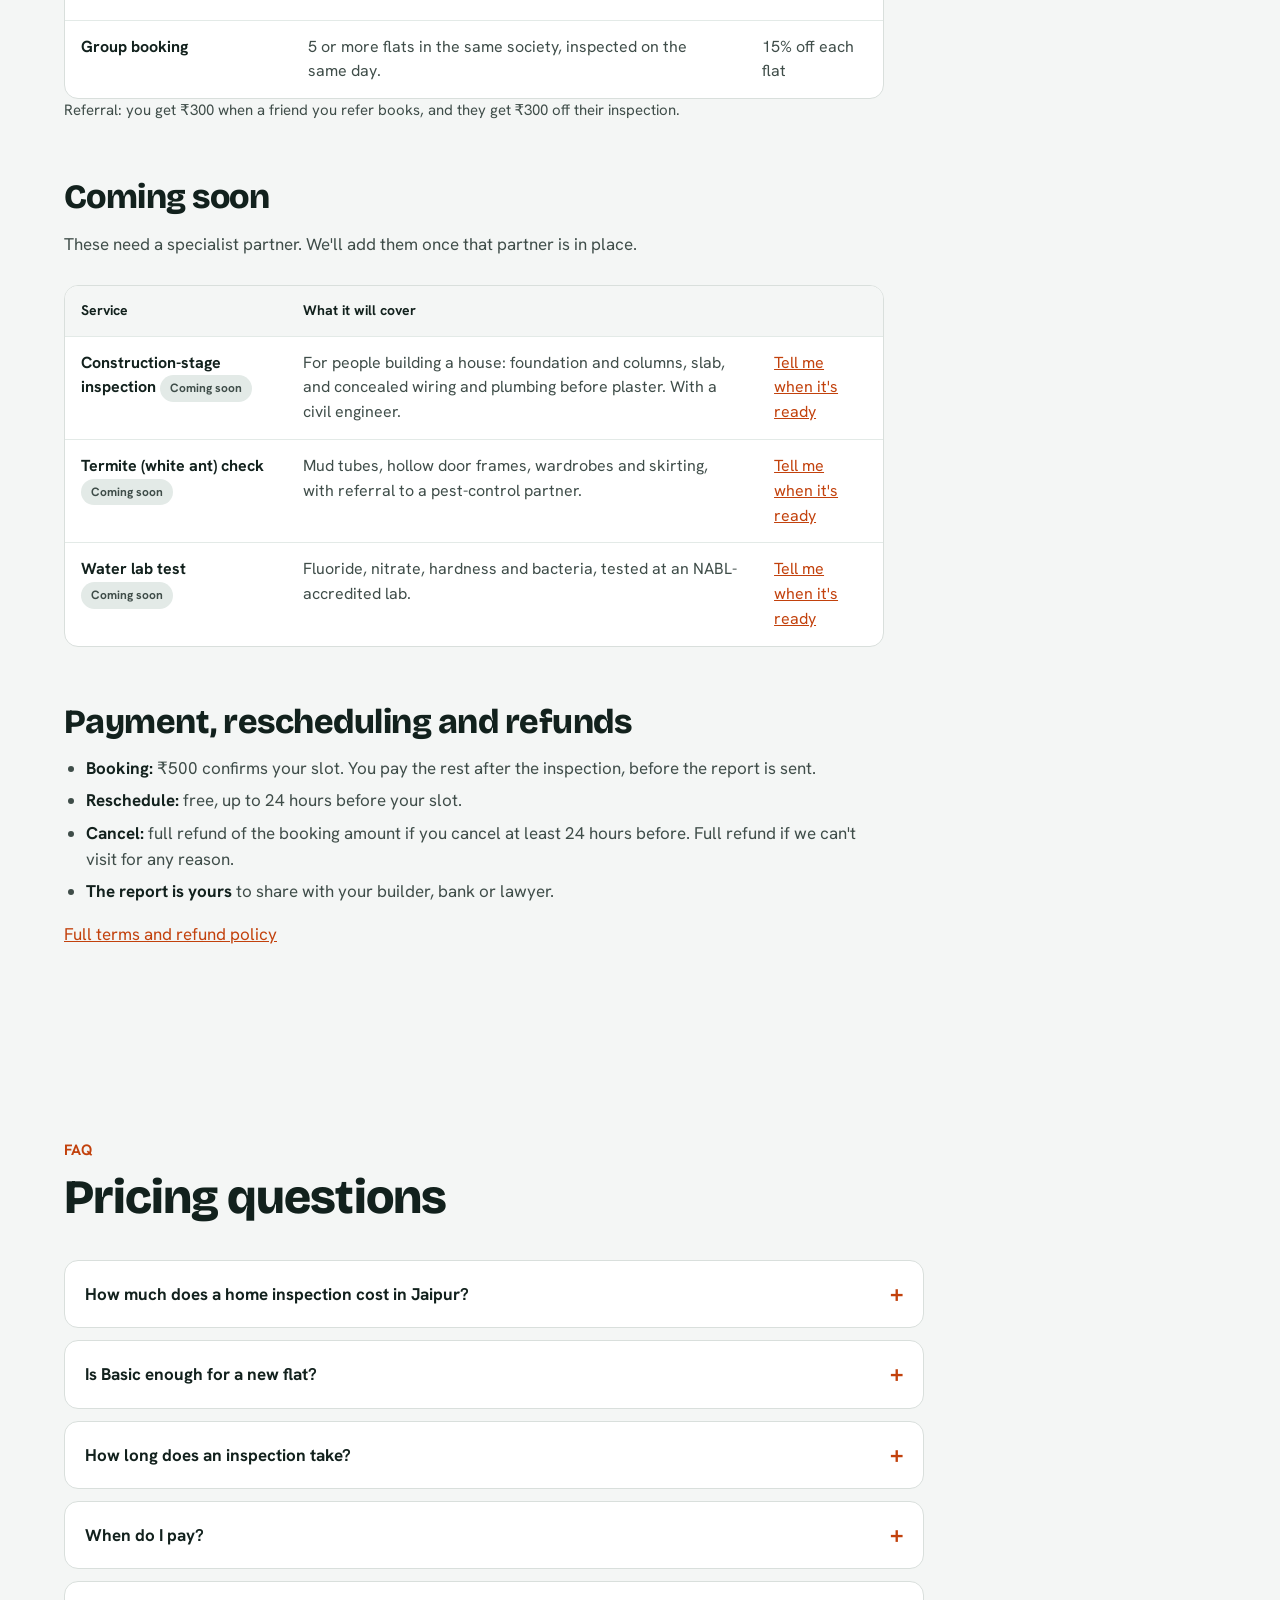
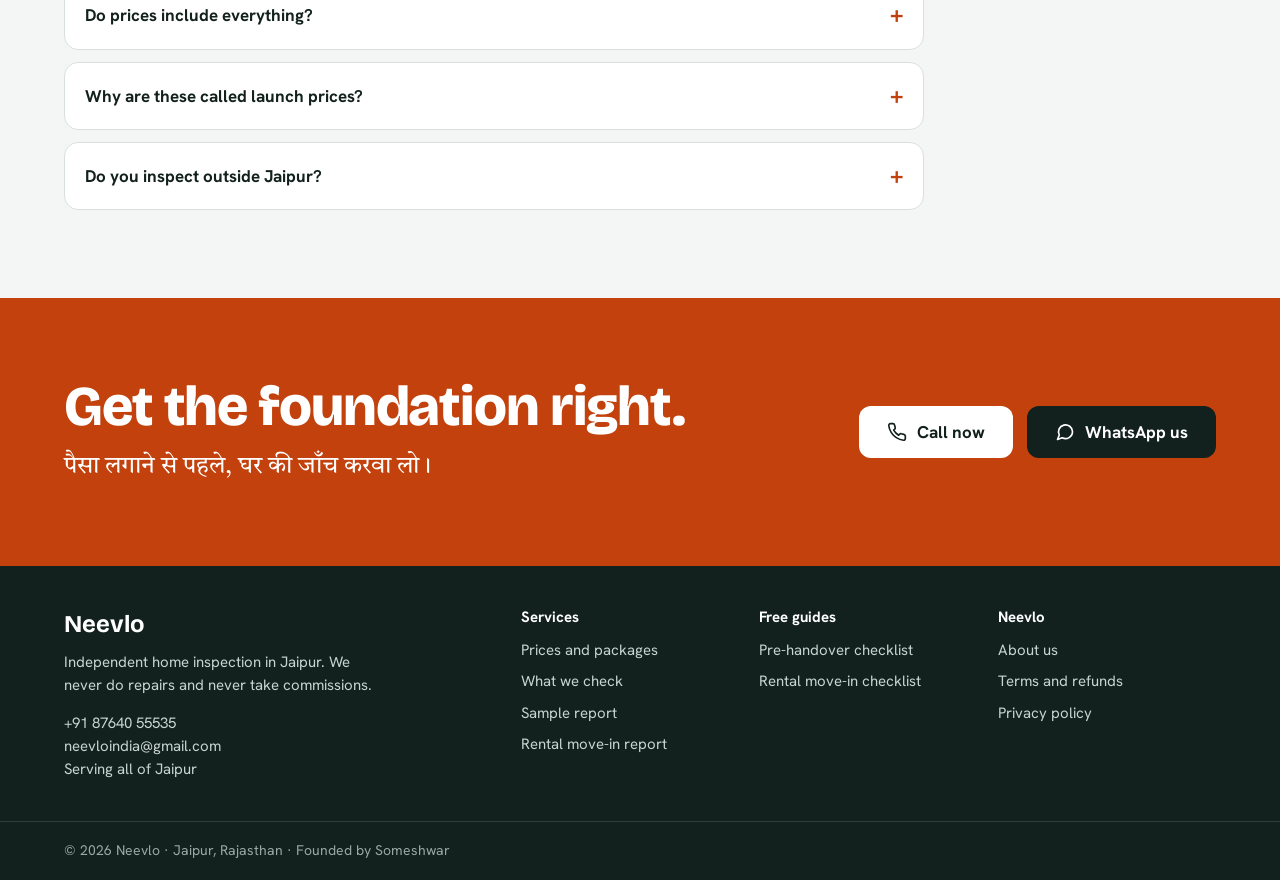
<file: pricing.html>
<!doctype html>
<html lang="en">
<head>
<meta charset="utf-8">
<meta name="viewport" content="width=device-width, initial-scale=1">
<title>Home Inspection Price in Jaipur by BHK | Neevlo</title>
<meta name="description" content="Home inspection in Jaipur from ₹2,499. 2 BHK: ₹4,999 Basic, ₹6,499 Premium. Rental move-in report ₹1,499. Clear prices, no hidden charges.">
<link rel="canonical" href="https://neevlo.github.io/neevlo-website/pricing.html">
<meta property="og:title" content="Home Inspection Price in Jaipur by BHK | Neevlo">
<meta property="og:description" content="Home inspection in Jaipur from ₹2,499. 2 BHK: ₹4,999 Basic, ₹6,499 Premium. Rental move-in report ₹1,499. Clear prices, no hidden charges.">
<meta property="og:type" content="website">
<meta property="og:url" content="https://neevlo.github.io/neevlo-website/pricing.html">
<meta property="og:locale" content="en_IN">
<meta name="theme-color" content="#12211D">
<link rel="icon" href="data:image/svg+xml,%3Csvg xmlns='http://www.w3.org/2000/svg' viewBox='0 0 34 34'%3E%3Crect width='34' height='34' rx='8' fill='%2312211D'/%3E%3Cpath d='M6 16 17 7l11 9M9.5 14v9h15v-9' fill='none' stroke='%23fff' stroke-width='2.4' stroke-linecap='round' stroke-linejoin='round'/%3E%3Cpath d='M7 27h20' stroke='%23FF8A4C' stroke-width='2.4' stroke-linecap='round'/%3E%3C/svg%3E">
<link rel="preconnect" href="https://fonts.googleapis.com">
<link rel="preconnect" href="https://fonts.gstatic.com" crossorigin>
<link rel="stylesheet" href="https://fonts.googleapis.com/css2?family=Bricolage+Grotesque:opsz,wght@12..96,600;12..96,800&family=Hanken+Grotesk:wght@400;500;600;700&family=Tiro+Devanagari+Hindi&display=swap">
<link rel="stylesheet" href="assets/css/site.css">
<script type="application/ld+json">
{
 "@context": "https://schema.org",
 "@type": "HomeAndConstructionBusiness",
 "@id": "https://neevlo.github.io/neevlo-website/#business",
 "name": "Neevlo",
 "alternateName": "Neevlo Jaipur",
 "url": "https://neevlo.github.io/neevlo-website/",
 "description": "Independent home and property inspection in Jaipur. 150-point checks for new flats before handover, resale homes and rentals, with a photo report and snag list.",
 "areaServed": {
  "@type": "City",
  "name": "Jaipur"
 },
 "telephone": "+918764055535",
 "email": "neevloindia@gmail.com",
 "priceRange": "₹1,499–₹13,999",
 "currenciesAccepted": "INR",
 "paymentAccepted": "UPI, bank transfer, cash",
 "founder": {
  "@type": "Person",
  "name": "Someshwar"
 },
 "address": {
  "@type": "PostalAddress",
  "addressLocality": "Jaipur",
  "addressRegion": "Rajasthan",
  "addressCountry": "IN"
 },
 "knowsAbout": [
  "Pre-handover flat inspection",
  "Snag list",
  "Dampness and seepage detection",
  "Electrical earthing test",
  "Carpet area measurement",
  "RERA defect liability"
 ]
}
</script>
<script type="application/ld+json">
{
 "@context": "https://schema.org",
 "@type": "Service",
 "name": "Home inspection",
 "serviceType": "Home inspection",
 "provider": {
  "@id": "https://neevlo.github.io/neevlo-website/#business"
 },
 "areaServed": {
  "@type": "City",
  "name": "Jaipur"
 },
 "offers": [
  {
   "@type": "Offer",
   "name": "Basic inspection, Studio / 1 RK",
   "price": "2499",
   "priceCurrency": "INR"
  },
  {
   "@type": "Offer",
   "name": "Premium inspection, Studio / 1 RK",
   "price": "3499",
   "priceCurrency": "INR"
  },
  {
   "@type": "Offer",
   "name": "Basic inspection, 1 BHK",
   "price": "3499",
   "priceCurrency": "INR"
  },
  {
   "@type": "Offer",
   "name": "Premium inspection, 1 BHK",
   "price": "4999",
   "priceCurrency": "INR"
  },
  {
   "@type": "Offer",
   "name": "Basic inspection, 2 BHK",
   "price": "4999",
   "priceCurrency": "INR"
  },
  {
   "@type": "Offer",
   "name": "Premium inspection, 2 BHK",
   "price": "6499",
   "priceCurrency": "INR"
  },
  {
   "@type": "Offer",
   "name": "Basic inspection, 3 BHK",
   "price": "6499",
   "priceCurrency": "INR"
  },
  {
   "@type": "Offer",
   "name": "Premium inspection, 3 BHK",
   "price": "8499",
   "priceCurrency": "INR"
  },
  {
   "@type": "Offer",
   "name": "Basic inspection, 4 BHK / penthouse",
   "price": "8499",
   "priceCurrency": "INR"
  },
  {
   "@type": "Offer",
   "name": "Premium inspection, 4 BHK / penthouse",
   "price": "10999",
   "priceCurrency": "INR"
  },
  {
   "@type": "Offer",
   "name": "Basic inspection, Independent house / villa",
   "price": "9999",
   "priceCurrency": "INR"
  },
  {
   "@type": "Offer",
   "name": "Premium inspection, Independent house / villa",
   "price": "13999",
   "priceCurrency": "INR"
  }
 ]
}
</script>
<script type="application/ld+json">
{
 "@context": "https://schema.org",
 "@type": "FAQPage",
 "mainEntity": [
  {
   "@type": "Question",
   "name": "How much does a home inspection cost in Jaipur?",
   "acceptedAnswer": {
    "@type": "Answer",
    "text": "₹4,999 for a typical 2 BHK with Basic, or ₹6,499 with Premium. The price depends on the size of the home and the package you choose."
   }
  },
  {
   "@type": "Question",
   "name": "Is Basic enough for a new flat?",
   "acceptedAnswer": {
    "@type": "Answer",
    "text": "Basic covers the most common problems: dampness, hollow tiles, plumbing leaks and wiring faults. Choose Premium if you're about to take possession from a builder, because it adds the thermal scan, the ponding test, full area measurement and a builder-ready snag list."
   }
  },
  {
   "@type": "Question",
   "name": "How long does an inspection take?",
   "acceptedAnswer": {
    "@type": "Answer",
    "text": "About 2–3 hours for a 2 BHK and 4–5 hours for a villa."
   }
  },
  {
   "@type": "Question",
   "name": "When do I pay?",
   "acceptedAnswer": {
    "@type": "Answer",
    "text": "₹500 when you book, and the rest after the inspection, before you receive the report. We accept UPI, bank transfer and cash."
   }
  },
  {
   "@type": "Question",
   "name": "Do prices include everything?",
   "acceptedAnswer": {
    "@type": "Answer",
    "text": "Yes. The price shown is the price you pay within Jaipur. There are no hidden charges or travel fees inside the city."
   }
  },
  {
   "@type": "Question",
   "name": "Why are these called launch prices?",
   "acceptedAnswer": {
    "@type": "Answer",
    "text": "We're new in Jaipur, so our first customers get lower prices. Prices will go up later; anything you've already booked stays at the price you were quoted."
   }
  },
  {
   "@type": "Question",
   "name": "Do you inspect outside Jaipur?",
   "acceptedAnswer": {
    "@type": "Answer",
    "text": "Right now we work only in Jaipur. If you are buying elsewhere in Rajasthan, message us and we will tell you if we can help."
   }
  }
 ]
}
</script>
<script type="application/ld+json">
{
 "@context": "https://schema.org",
 "@type": "BreadcrumbList",
 "itemListElement": [
  {
   "@type": "ListItem",
   "position": 1,
   "name": "Home",
   "item": "https://neevlo.github.io/neevlo-website/"
  },
  {
   "@type": "ListItem",
   "position": 2,
   "name": "Pricing",
   "item": "https://neevlo.github.io/neevlo-website/pricing.html"
  }
 ]
}
</script>
</head>
<body>

<svg width="0" height="0" style="position:absolute" aria-hidden="true">
  <symbol id="i-phone" viewBox="0 0 24 24"><path fill="none" stroke="currentColor" stroke-width="2" stroke-linecap="round" stroke-linejoin="round" d="M22 16.9v3a2 2 0 0 1-2.2 2 19.8 19.8 0 0 1-8.6-3.1 19.5 19.5 0 0 1-6-6A19.8 19.8 0 0 1 2.1 4.2 2 2 0 0 1 4.1 2h3a2 2 0 0 1 2 1.7c.1.9.4 1.8.7 2.7a2 2 0 0 1-.5 2.1L8 9.8a16 16 0 0 0 6 6l1.3-1.3a2 2 0 0 1 2.1-.4c.9.3 1.8.6 2.7.7a2 2 0 0 1 1.7 2z"/></symbol>
  <symbol id="i-wa" viewBox="0 0 24 24"><path fill="none" stroke="currentColor" stroke-width="2" stroke-linecap="round" stroke-linejoin="round" d="M21 11.5a8.4 8.4 0 0 1-12.4 7.4L3 21l2.1-5.4A8.4 8.4 0 1 1 21 11.5z"/></symbol>
  <symbol id="i-tick" viewBox="0 0 24 24"><path d="M20 6 9 17l-5-5"/></symbol>
  <symbol id="i-minus" viewBox="0 0 24 24"><path d="M6 12h12"/></symbol>
  <symbol id="i-menu" viewBox="0 0 24 24"><path fill="none" stroke="currentColor" stroke-width="2" stroke-linecap="round" d="M4 7h16M4 12h16M4 17h16"/></symbol>
</svg>

<header class="site-header">
  <div class="wrap">
    <a class="brand" href="index.html" aria-label="Neevlo home">
      <svg width="34" height="34" viewBox="0 0 34 34" fill="none" stroke="#12211D" stroke-width="2.4" stroke-linecap="round" stroke-linejoin="round" aria-hidden="true"><path d="M5 16 17 6l12 10"/><path d="M9 14v10h16V14"/><path d="M3 29h28"/><path d="M7 29v-3h20v3" stroke="#C2410C"/></svg>
      <span>Neevlo</span>
    </a>
    <nav class="nav" aria-label="Main">
      <a href="what-we-check.html">What we check</a>
      <a href="pricing.html" aria-current="page">Pricing</a>
      <a href="sample-report.html">Sample report</a>
      <a href="pre-handover-inspection-checklist.html">Free checklist</a>
      <a href="about.html">About</a>
    </nav>
    <div class="btn-row" style="gap:10px;align-items:center">
      <a class="btn btn-accent header-call" href="index.html#enquire">Book inspection</a>
      <details class="menu">
        <summary aria-label="Open menu"><svg width="22" height="22" aria-hidden="true"><use href="#i-menu"/></svg>Menu</summary>
        <nav class="menu-panel" aria-label="Mobile">
          <a href="index.html">Home</a>
          <a href="what-we-check.html">What we check</a>
          <a href="pricing.html" aria-current="page">Pricing</a>
          <a href="sample-report.html">Sample report</a>
          <a href="pre-handover-inspection-checklist.html">Free checklist</a>
          <a href="about.html">About</a>
          <a href="index.html#enquire">Book inspection</a>
          <a href="rental-move-in-checklist.html">Rental checklist</a>
        </nav>
      </details>
    </div>
  </div>
</header>

<main id="top">
<section class="page-hero">
  <div class="wrap">
    <p class="crumbs"><a href="index.html">Home</a> / Pricing</p>
    <h1>Home inspection price in Jaipur</h1>
    <p class="answer">A home inspection in Jaipur with Neevlo costs <b>₹4,999</b> for a 2 BHK flat (Basic) or <b>₹6,499</b> (Premium). Prices start at ₹2,499 for a studio and go up to ₹13,999 for a villa. A renter's move-in report costs ₹1,499. Premium reports arrive within 24 hours, Basic within 48.</p>
    <p class="note"><span class="badge">Launch prices</span> &nbsp;No hidden charges within Jaipur. ₹500 confirms your booking.</p>
  </div>
</section><section class="section"><div class="wrap"><div class="prose">
<h2 style="margin-top:0">Prices by home size</h2>
<div class="table-wrap"><table><thead><tr><th>Home type</th><th>Typical size</th><th class="num">Basic</th><th class="num">Premium</th></tr></thead><tbody>
<tr><td><b>Studio / 1 RK</b></td><td>Up to 450 sq ft</td><td class="num">₹2,499</td><td class="num">₹3,499</td></tr>
<tr><td><b>1 BHK</b></td><td>Up to 750 sq ft</td><td class="num">₹3,499</td><td class="num">₹4,999</td></tr>
<tr><td><b>2 BHK</b></td><td>Up to 1,250 sq ft</td><td class="num">₹4,999</td><td class="num">₹6,499</td></tr>
<tr><td><b>3 BHK</b></td><td>Up to 1,800 sq ft</td><td class="num">₹6,499</td><td class="num">₹8,499</td></tr>
<tr><td><b>4 BHK / penthouse</b></td><td>Up to 2,500 sq ft</td><td class="num">₹8,499</td><td class="num">₹10,999</td></tr>
<tr><td><b>Independent house / villa</b></td><td>Up to 2,500 sq ft, then ₹3 per extra sq ft</td><td class="num">₹9,999</td><td class="num">₹13,999</td></tr>
</tbody></table></div>
<div class="btn-row" style="margin-top:22px"><a class="btn btn-accent" href="index.html?package=Basic#enquire">Book Basic</a><a class="btn btn-ink" href="index.html?package=Premium#enquire">Book Premium</a><a class="btn btn-outline" data-wa="general" data-ctx="pricing-top" href="#"><svg aria-hidden="true"><use href="#i-wa"/></svg>Ask on WhatsApp</a></div>

<h2>What each package includes</h2>
<p>Basic is right for most resale flats and smaller homes. Premium is built for taking possession of a new flat from a builder.</p>
<div class="table-wrap"><table><thead><tr><th>Included</th><th>Basic</th><th>Premium</th></tr></thead><tbody>
<tr><td>Walls, plaster and cracks (visual check)</td><td><span class="y">Yes</span></td><td><span class="y">Yes</span></td></tr>
<tr><td>Dampness check with a moisture meter</td><td><span class="y">Yes</span></td><td><span class="y">Yes</span></td></tr>
<tr><td>Thermal camera scan for hidden leaks</td><td>+₹1,500</td><td><span class="y">Yes</span></td></tr>
<tr><td>Floor and wall tiles (hollow-tile tap test)</td><td><span class="y">Yes</span></td><td><span class="y">Yes</span></td></tr>
<tr><td>Doors, windows, locks and fittings</td><td><span class="y">Yes</span></td><td><span class="y">Yes</span></td></tr>
<tr><td>Plumbing: leaks, water pressure, drainage</td><td><span class="y">Yes</span></td><td><span class="y">Yes</span></td></tr>
<tr><td>Electrical: every socket, earthing, MCB panel</td><td><span class="y">Yes</span></td><td><span class="y">Yes</span></td></tr>
<tr><td>Carpet area against your agreement</td><td>Spot check</td><td>Full laser measurement</td></tr>
<tr><td>Bathroom and balcony water-ponding test</td><td><span class="n">—</span></td><td><span class="y">Yes</span></td></tr>
<tr><td>Electrical load check with a clamp meter</td><td><span class="n">—</span></td><td><span class="y">Yes</span></td></tr>
<tr><td>Water TDS test</td><td><span class="n">—</span></td><td><span class="y">Yes</span></td></tr>
<tr><td>Fittings checked against your agreement</td><td><span class="n">—</span></td><td><span class="y">Yes</span></td></tr>
<tr><td>Video walkthrough of the home</td><td><span class="n">—</span></td><td><span class="y">Yes</span></td></tr>
<tr><td>Snag list formatted to send to your builder</td><td><span class="n">—</span></td><td><span class="y">Yes</span></td></tr>
<tr><td>Photo report on WhatsApp and email</td><td>Within 48 hours</td><td>Within 24 hours</td></tr>
<tr><td>15-minute call to explain the findings</td><td><span class="y">Yes</span></td><td><span class="y">Yes</span></td></tr>
<tr><td>One re-inspection after the builder repairs</td><td>40% of fee</td><td>Included</td></tr>
</tbody></table></div>

<h2 id="other">Other services</h2>
<div class="table-wrap"><table><thead><tr><th>Service</th><th>What it covers</th><th>Price</th><th></th></tr></thead><tbody>
<tr><td><b>Rental move-in condition report</b><br><span class="n">Renters</span></td><td>Dated photo and video record of every room, existing damage, socket and water checks, meter readings. Sent within 24 hours in a format you can forward to your landlord.</td><td>₹1,499 (1–2 BHK) · ₹1,999 (3 BHK+)</td><td><a data-wa="rental" data-ctx="pricing-rental" href="#">Book</a></td></tr>
<tr><td><b>Rental move-out report</b><br><span class="n">Renters</span></td><td>The same record when you leave, so you can compare it with your move-in report.</td><td>Same as move-in</td><td><a data-wa="rental" data-ctx="pricing-rental" href="#">Book</a></td></tr>
<tr><td><b>Walkthrough consultation</b><br><span class="n">Buyers deciding quickly</span></td><td>A 1-hour visit with spoken advice on the main problems. No written report.</td><td>₹1,999</td><td><a data-wa="walkthrough" data-ctx="pricing-walkthrough" href="#">Book</a></td></tr>
<tr><td><b>Pre-monsoon home check</b><br><span class="n">Owners</span></td><td>Terrace and roof drains, waterproofing, outer walls, balcony slope and electrical safety. Best booked in May–June.</td><td>₹2,499 (flat) · ₹3,999 (house)</td><td><a data-wa="monsoon" data-ctx="pricing-monsoon" href="#">Book</a></td></tr>
</tbody></table></div>

<h2>Add-ons and discounts</h2>
<div class="table-wrap"><table><thead><tr><th>Add-on</th><th>What it covers</th><th>Price</th></tr></thead><tbody>
<tr><td><b>Thermal camera scan</b></td><td>Hidden leaks and dampness behind walls and ceilings. Included in Premium.</td><td>+₹1,500 on Basic</td></tr>
<tr><td><b>NRI / remote buyer live video call</b></td><td>Join the inspection from your phone, wherever you are.</td><td>+₹2,000</td></tr>
<tr><td><b>Group booking</b></td><td>5 or more flats in the same society, inspected on the same day.</td><td>15% off each flat</td></tr>
</tbody></table></div>
<p class="note">Referral: you get ₹300 when a friend you refer books, and they get ₹300 off their inspection.</p>

<h2>Coming soon</h2>
<p>These need a specialist partner. We'll add them once that partner is in place.</p>
<div class="table-wrap"><table><thead><tr><th>Service</th><th>What it will cover</th><th></th></tr></thead><tbody>
<tr><td><b>Construction-stage inspection</b> <span class="badge badge-grey">Coming soon</span></td><td>For people building a house: foundation and columns, slab, and concealed wiring and plumbing before plaster. With a civil engineer.</td><td><a data-wa="soon" data-ctx="soon" href="#">Tell me when it's ready</a></td></tr>
<tr><td><b>Termite (white ant) check</b> <span class="badge badge-grey">Coming soon</span></td><td>Mud tubes, hollow door frames, wardrobes and skirting, with referral to a pest-control partner.</td><td><a data-wa="soon" data-ctx="soon" href="#">Tell me when it's ready</a></td></tr>
<tr><td><b>Water lab test</b> <span class="badge badge-grey">Coming soon</span></td><td>Fluoride, nitrate, hardness and bacteria, tested at an NABL-accredited lab.</td><td><a data-wa="soon" data-ctx="soon" href="#">Tell me when it's ready</a></td></tr>
</tbody></table></div>

<h2>Payment, rescheduling and refunds</h2>
<ul>
<li><b>Booking:</b> ₹500 confirms your slot. You pay the rest after the inspection, before the report is sent.</li>
<li><b>Reschedule:</b> free, up to 24 hours before your slot.</li>
<li><b>Cancel:</b> full refund of the booking amount if you cancel at least 24 hours before. Full refund if we can't visit for any reason.</li>
<li><b>The report is yours</b> to share with your builder, bank or lawyer.</li>
</ul>
<p><a href="terms.html">Full terms and refund policy</a></p>
</div></div></section><section id="faq" class="section">
  <div class="wrap">
    <p class="kicker">FAQ</p>
    <h2 class="h2">Pricing questions</h2>
    <div class="faq">
      <details><summary>How much does a home inspection cost in Jaipur?</summary><p>₹4,999 for a typical 2 BHK with Basic, or ₹6,499 with Premium. The price depends on the size of the home and the package you choose.</p></details>
      <details><summary>Is Basic enough for a new flat?</summary><p>Basic covers the most common problems: dampness, hollow tiles, plumbing leaks and wiring faults. Choose Premium if you&#x27;re about to take possession from a builder, because it adds the thermal scan, the ponding test, full area measurement and a builder-ready snag list.</p></details>
      <details><summary>How long does an inspection take?</summary><p>About 2–3 hours for a 2 BHK and 4–5 hours for a villa.</p></details>
      <details><summary>When do I pay?</summary><p>₹500 when you book, and the rest after the inspection, before you receive the report. We accept UPI, bank transfer and cash.</p></details>
      <details><summary>Do prices include everything?</summary><p>Yes. The price shown is the price you pay within Jaipur. There are no hidden charges or travel fees inside the city.</p></details>
      <details><summary>Why are these called launch prices?</summary><p>We&#x27;re new in Jaipur, so our first customers get lower prices. Prices will go up later; anything you&#x27;ve already booked stays at the price you were quoted.</p></details>
      <details><summary>Do you inspect outside Jaipur?</summary><p>Right now we work only in Jaipur. If you are buying elsewhere in Rajasthan, message us and we will tell you if we can help.</p></details>
    </div>
  </div>
</section>
</main>

<section class="final">
  <div class="wrap">
    <div style="flex:1 1 520px;min-width:0">
      <h2>Get the foundation right.</h2>
      <p class="hindi" lang="hi">पैसा लगाने से पहले, घर की जाँच करवा लो।</p>
    </div>
    <div class="btn-row">
      <a class="btn btn-white" data-call="final" href="#"><svg aria-hidden="true"><use href="#i-phone"/></svg>Call now</a>
      <a class="btn btn-ink" data-wa="general" data-ctx="final" href="#"><svg aria-hidden="true"><use href="#i-wa"/></svg>WhatsApp us</a>
    </div>
  </div>
</section>

<footer>
  <div class="wrap foot-cols">
    <div>
      <b style="font-family:var(--display);font-size:24px;color:#fff">Neevlo</b>
      <p style="margin:8px 0 14px;max-width:320px">Independent home inspection in Jaipur. We never do repairs and never take commissions.</p>
      <p style="margin:0"><a href="#" data-call="footer"><span data-phone-text>+91 87640 55535</span></a><br><a href="mailto:neevloindia@gmail.com">neevloindia@gmail.com</a><br>Serving all of Jaipur</p>
    </div>
    <div><h4>Services</h4><ul>
      <li><a href="pricing.html">Prices and packages</a></li>
      <li><a href="what-we-check.html">What we check</a></li>
      <li><a href="sample-report.html">Sample report</a></li>
      <li><a href="pricing.html#other">Rental move-in report</a></li>
    </ul></div>
    <div><h4>Free guides</h4><ul>
      <li><a href="pre-handover-inspection-checklist.html">Pre-handover checklist</a></li>
      <li><a href="rental-move-in-checklist.html">Rental move-in checklist</a></li>
    </ul></div>
    <div><h4>Neevlo</h4><ul>
      <li><a href="about.html">About us</a></li>
      <li><a href="terms.html">Terms and refunds</a></li>
      <li><a href="privacy.html">Privacy policy</a></li>
    </ul></div>
  </div>
  <div class="foot-base"><div class="wrap">© 2026 Neevlo · Jaipur, Rajasthan · Founded by Someshwar</div></div>
</footer>

<a class="wa-float" data-wa="general" data-ctx="floating" href="#" aria-label="Chat with Neevlo on WhatsApp"><svg aria-hidden="true"><use href="#i-wa"/></svg></a>
<div class="mobile-bar">
  <a class="btn btn-accent" data-call="mobile-bar" href="#"><svg aria-hidden="true"><use href="#i-phone"/></svg>Call</a>
  <a class="btn btn-ink" data-wa="general" data-ctx="mobile-bar" href="#"><svg aria-hidden="true"><use href="#i-wa"/></svg>WhatsApp</a>
</div>

<div class="consent" id="consent" role="dialog" aria-label="Cookie consent">
  <p>We use cookies to understand how visitors use this site so we can improve it. <a href="privacy.html">Learn more</a></p>
  <div class="btn-row" style="gap:10px">
    <button class="btn btn-ink" type="button" id="consent-yes">Accept</button>
    <button class="btn btn-outline" type="button" id="consent-no">Decline</button>
  </div>
</div>

<script src="assets/js/site.js"></script>
</body>
</html>
</file>
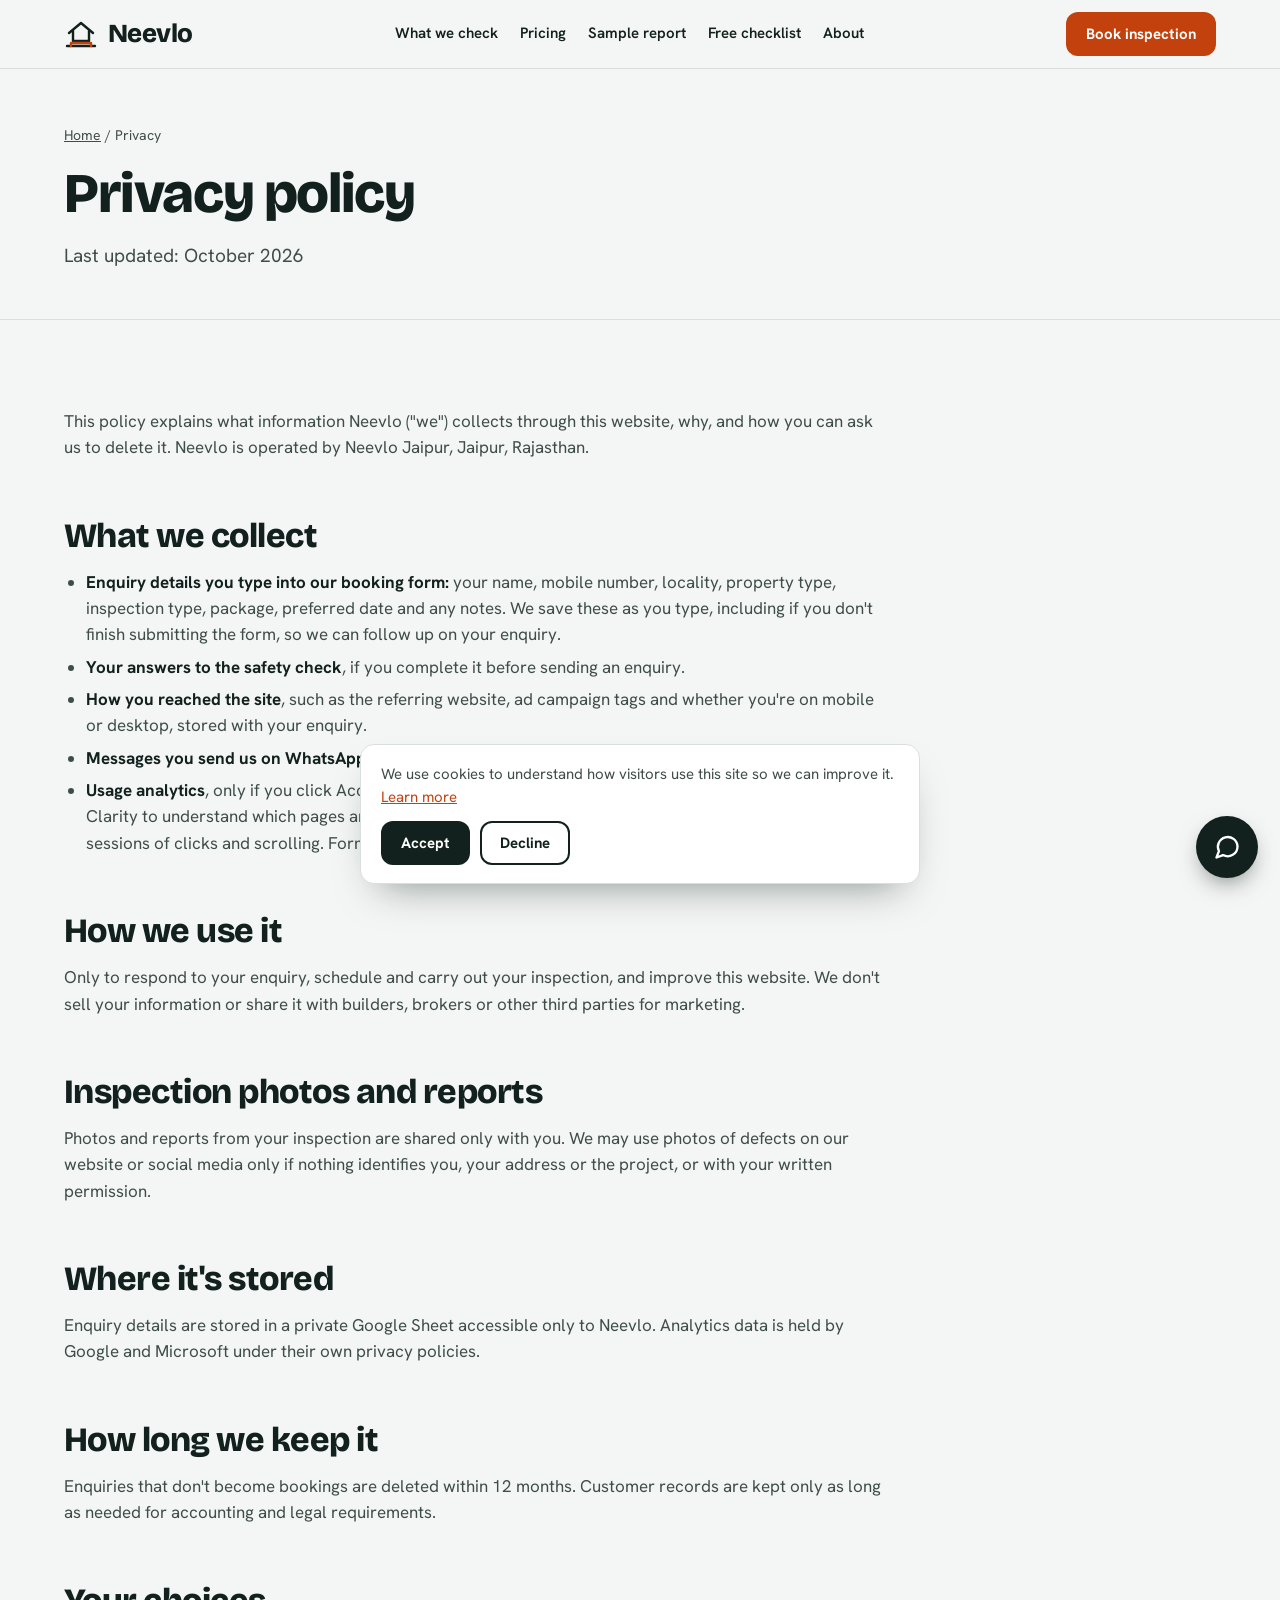
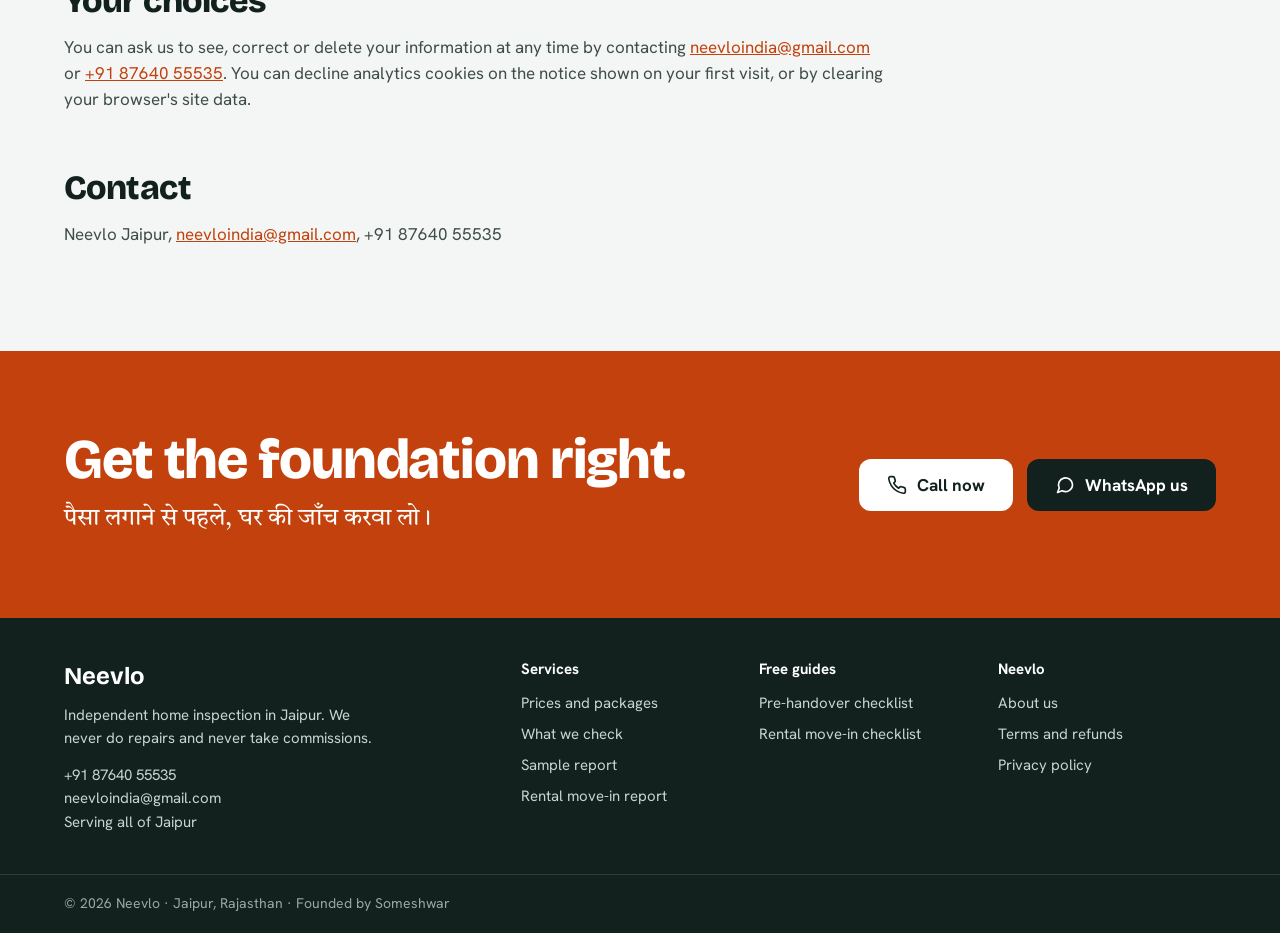
<file: privacy.html>
<!doctype html>
<html lang="en">
<head>
<meta charset="utf-8">
<meta name="viewport" content="width=device-width, initial-scale=1">
<title>Privacy Policy | Neevlo</title>
<meta name="description" content="How Neevlo collects, uses and protects the information you share through our website.">
<link rel="canonical" href="https://neevlo.github.io/neevlo-website/privacy.html">
<meta property="og:title" content="Privacy Policy | Neevlo">
<meta property="og:description" content="How Neevlo collects, uses and protects the information you share through our website.">
<meta property="og:type" content="website">
<meta property="og:url" content="https://neevlo.github.io/neevlo-website/privacy.html">
<meta property="og:locale" content="en_IN">
<meta name="theme-color" content="#12211D">
<link rel="icon" href="data:image/svg+xml,%3Csvg xmlns='http://www.w3.org/2000/svg' viewBox='0 0 34 34'%3E%3Crect width='34' height='34' rx='8' fill='%2312211D'/%3E%3Cpath d='M6 16 17 7l11 9M9.5 14v9h15v-9' fill='none' stroke='%23fff' stroke-width='2.4' stroke-linecap='round' stroke-linejoin='round'/%3E%3Cpath d='M7 27h20' stroke='%23FF8A4C' stroke-width='2.4' stroke-linecap='round'/%3E%3C/svg%3E">
<link rel="preconnect" href="https://fonts.googleapis.com">
<link rel="preconnect" href="https://fonts.gstatic.com" crossorigin>
<link rel="stylesheet" href="https://fonts.googleapis.com/css2?family=Bricolage+Grotesque:opsz,wght@12..96,600;12..96,800&family=Hanken+Grotesk:wght@400;500;600;700&family=Tiro+Devanagari+Hindi&display=swap">
<link rel="stylesheet" href="assets/css/site.css">
<script type="application/ld+json">
{
 "@context": "https://schema.org",
 "@type": "HomeAndConstructionBusiness",
 "@id": "https://neevlo.github.io/neevlo-website/#business",
 "name": "Neevlo",
 "alternateName": "Neevlo Jaipur",
 "url": "https://neevlo.github.io/neevlo-website/",
 "description": "Independent home and property inspection in Jaipur. 150-point checks for new flats before handover, resale homes and rentals, with a photo report and snag list.",
 "areaServed": {
  "@type": "City",
  "name": "Jaipur"
 },
 "telephone": "+918764055535",
 "email": "neevloindia@gmail.com",
 "priceRange": "₹1,499–₹13,999",
 "currenciesAccepted": "INR",
 "paymentAccepted": "UPI, bank transfer, cash",
 "founder": {
  "@type": "Person",
  "name": "Someshwar"
 },
 "address": {
  "@type": "PostalAddress",
  "addressLocality": "Jaipur",
  "addressRegion": "Rajasthan",
  "addressCountry": "IN"
 },
 "knowsAbout": [
  "Pre-handover flat inspection",
  "Snag list",
  "Dampness and seepage detection",
  "Electrical earthing test",
  "Carpet area measurement",
  "RERA defect liability"
 ]
}
</script>
<script type="application/ld+json">
{
 "@context": "https://schema.org",
 "@type": "BreadcrumbList",
 "itemListElement": [
  {
   "@type": "ListItem",
   "position": 1,
   "name": "Home",
   "item": "https://neevlo.github.io/neevlo-website/"
  },
  {
   "@type": "ListItem",
   "position": 2,
   "name": "Privacy policy",
   "item": "https://neevlo.github.io/neevlo-website/privacy.html"
  }
 ]
}
</script>
</head>
<body>

<svg width="0" height="0" style="position:absolute" aria-hidden="true">
  <symbol id="i-phone" viewBox="0 0 24 24"><path fill="none" stroke="currentColor" stroke-width="2" stroke-linecap="round" stroke-linejoin="round" d="M22 16.9v3a2 2 0 0 1-2.2 2 19.8 19.8 0 0 1-8.6-3.1 19.5 19.5 0 0 1-6-6A19.8 19.8 0 0 1 2.1 4.2 2 2 0 0 1 4.1 2h3a2 2 0 0 1 2 1.7c.1.9.4 1.8.7 2.7a2 2 0 0 1-.5 2.1L8 9.8a16 16 0 0 0 6 6l1.3-1.3a2 2 0 0 1 2.1-.4c.9.3 1.8.6 2.7.7a2 2 0 0 1 1.7 2z"/></symbol>
  <symbol id="i-wa" viewBox="0 0 24 24"><path fill="none" stroke="currentColor" stroke-width="2" stroke-linecap="round" stroke-linejoin="round" d="M21 11.5a8.4 8.4 0 0 1-12.4 7.4L3 21l2.1-5.4A8.4 8.4 0 1 1 21 11.5z"/></symbol>
  <symbol id="i-tick" viewBox="0 0 24 24"><path d="M20 6 9 17l-5-5"/></symbol>
  <symbol id="i-minus" viewBox="0 0 24 24"><path d="M6 12h12"/></symbol>
  <symbol id="i-menu" viewBox="0 0 24 24"><path fill="none" stroke="currentColor" stroke-width="2" stroke-linecap="round" d="M4 7h16M4 12h16M4 17h16"/></symbol>
</svg>

<header class="site-header">
  <div class="wrap">
    <a class="brand" href="index.html" aria-label="Neevlo home">
      <svg width="34" height="34" viewBox="0 0 34 34" fill="none" stroke="#12211D" stroke-width="2.4" stroke-linecap="round" stroke-linejoin="round" aria-hidden="true"><path d="M5 16 17 6l12 10"/><path d="M9 14v10h16V14"/><path d="M3 29h28"/><path d="M7 29v-3h20v3" stroke="#C2410C"/></svg>
      <span>Neevlo</span>
    </a>
    <nav class="nav" aria-label="Main">
      <a href="what-we-check.html">What we check</a>
      <a href="pricing.html">Pricing</a>
      <a href="sample-report.html">Sample report</a>
      <a href="pre-handover-inspection-checklist.html">Free checklist</a>
      <a href="about.html">About</a>
    </nav>
    <div class="btn-row" style="gap:10px;align-items:center">
      <a class="btn btn-accent header-call" href="index.html#enquire">Book inspection</a>
      <details class="menu">
        <summary aria-label="Open menu"><svg width="22" height="22" aria-hidden="true"><use href="#i-menu"/></svg>Menu</summary>
        <nav class="menu-panel" aria-label="Mobile">
          <a href="index.html">Home</a>
          <a href="what-we-check.html">What we check</a>
          <a href="pricing.html">Pricing</a>
          <a href="sample-report.html">Sample report</a>
          <a href="pre-handover-inspection-checklist.html">Free checklist</a>
          <a href="about.html">About</a>
          <a href="index.html#enquire">Book inspection</a>
          <a href="rental-move-in-checklist.html">Rental checklist</a>
        </nav>
      </details>
    </div>
  </div>
</header>

<main id="top">
<section class="page-hero">
  <div class="wrap">
    <p class="crumbs"><a href="index.html">Home</a> / Privacy</p>
    <h1>Privacy policy</h1>
    <p class="lead">Last updated: October 2026</p>
  </div>
</section><section class="section"><div class="wrap"><div class="prose">
<p>This policy explains what information Neevlo ("we") collects through this website, why, and how you can ask us to delete it. Neevlo is operated by Neevlo Jaipur, Jaipur, Rajasthan.</p>

<h2>What we collect</h2>
<ul>
<li><b>Enquiry details you type into our booking form:</b> your name, mobile number, locality, property type, inspection type, package, preferred date and any notes. We save these as you type, including if you don't finish submitting the form, so we can follow up on your enquiry.</li>
<li><b>Your answers to the safety check</b>, if you complete it before sending an enquiry.</li>
<li><b>How you reached the site</b>, such as the referring website, ad campaign tags and whether you're on mobile or desktop, stored with your enquiry.</li>
<li><b>Messages you send us on WhatsApp</b>, which are handled by WhatsApp under its own privacy policy.</li>
<li><b>Usage analytics</b>, only if you click Accept on the cookie notice. We use Google Analytics and Microsoft Clarity to understand which pages are visited and how the site is used. Clarity may record anonymised sessions of clicks and scrolling. Form fields are masked in these recordings.</li>
</ul>

<h2>How we use it</h2>
<p>Only to respond to your enquiry, schedule and carry out your inspection, and improve this website. We don't sell your information or share it with builders, brokers or other third parties for marketing.</p>

<h2>Inspection photos and reports</h2>
<p>Photos and reports from your inspection are shared only with you. We may use photos of defects on our website or social media only if nothing identifies you, your address or the project, or with your written permission.</p>

<h2>Where it's stored</h2>
<p>Enquiry details are stored in a private Google Sheet accessible only to Neevlo. Analytics data is held by Google and Microsoft under their own privacy policies.</p>

<h2>How long we keep it</h2>
<p>Enquiries that don't become bookings are deleted within 12 months. Customer records are kept only as long as needed for accounting and legal requirements.</p>

<h2>Your choices</h2>
<p>You can ask us to see, correct or delete your information at any time by contacting <a href="mailto:neevloindia@gmail.com">neevloindia@gmail.com</a> or <a href="#" data-call="privacy"><span data-phone-text>+91 87640 55535</span></a>. You can decline analytics cookies on the notice shown on your first visit, or by clearing your browser's site data.</p>

<h2>Contact</h2>
<p>Neevlo Jaipur, <a href="mailto:neevloindia@gmail.com">neevloindia@gmail.com</a>, <span data-phone-text>+91 87640 55535</span></p>
</div></div></section>
</main>

<section class="final">
  <div class="wrap">
    <div style="flex:1 1 520px;min-width:0">
      <h2>Get the foundation right.</h2>
      <p class="hindi" lang="hi">पैसा लगाने से पहले, घर की जाँच करवा लो।</p>
    </div>
    <div class="btn-row">
      <a class="btn btn-white" data-call="final" href="#"><svg aria-hidden="true"><use href="#i-phone"/></svg>Call now</a>
      <a class="btn btn-ink" data-wa="general" data-ctx="final" href="#"><svg aria-hidden="true"><use href="#i-wa"/></svg>WhatsApp us</a>
    </div>
  </div>
</section>

<footer>
  <div class="wrap foot-cols">
    <div>
      <b style="font-family:var(--display);font-size:24px;color:#fff">Neevlo</b>
      <p style="margin:8px 0 14px;max-width:320px">Independent home inspection in Jaipur. We never do repairs and never take commissions.</p>
      <p style="margin:0"><a href="#" data-call="footer"><span data-phone-text>+91 87640 55535</span></a><br><a href="mailto:neevloindia@gmail.com">neevloindia@gmail.com</a><br>Serving all of Jaipur</p>
    </div>
    <div><h4>Services</h4><ul>
      <li><a href="pricing.html">Prices and packages</a></li>
      <li><a href="what-we-check.html">What we check</a></li>
      <li><a href="sample-report.html">Sample report</a></li>
      <li><a href="pricing.html#other">Rental move-in report</a></li>
    </ul></div>
    <div><h4>Free guides</h4><ul>
      <li><a href="pre-handover-inspection-checklist.html">Pre-handover checklist</a></li>
      <li><a href="rental-move-in-checklist.html">Rental move-in checklist</a></li>
    </ul></div>
    <div><h4>Neevlo</h4><ul>
      <li><a href="about.html">About us</a></li>
      <li><a href="terms.html">Terms and refunds</a></li>
      <li><a href="privacy.html">Privacy policy</a></li>
    </ul></div>
  </div>
  <div class="foot-base"><div class="wrap">© 2026 Neevlo · Jaipur, Rajasthan · Founded by Someshwar</div></div>
</footer>

<a class="wa-float" data-wa="general" data-ctx="floating" href="#" aria-label="Chat with Neevlo on WhatsApp"><svg aria-hidden="true"><use href="#i-wa"/></svg></a>
<div class="mobile-bar">
  <a class="btn btn-accent" data-call="mobile-bar" href="#"><svg aria-hidden="true"><use href="#i-phone"/></svg>Call</a>
  <a class="btn btn-ink" data-wa="general" data-ctx="mobile-bar" href="#"><svg aria-hidden="true"><use href="#i-wa"/></svg>WhatsApp</a>
</div>

<div class="consent" id="consent" role="dialog" aria-label="Cookie consent">
  <p>We use cookies to understand how visitors use this site so we can improve it. <a href="privacy.html">Learn more</a></p>
  <div class="btn-row" style="gap:10px">
    <button class="btn btn-ink" type="button" id="consent-yes">Accept</button>
    <button class="btn btn-outline" type="button" id="consent-no">Decline</button>
  </div>
</div>

<script src="assets/js/site.js"></script>
</body>
</html>
</file>
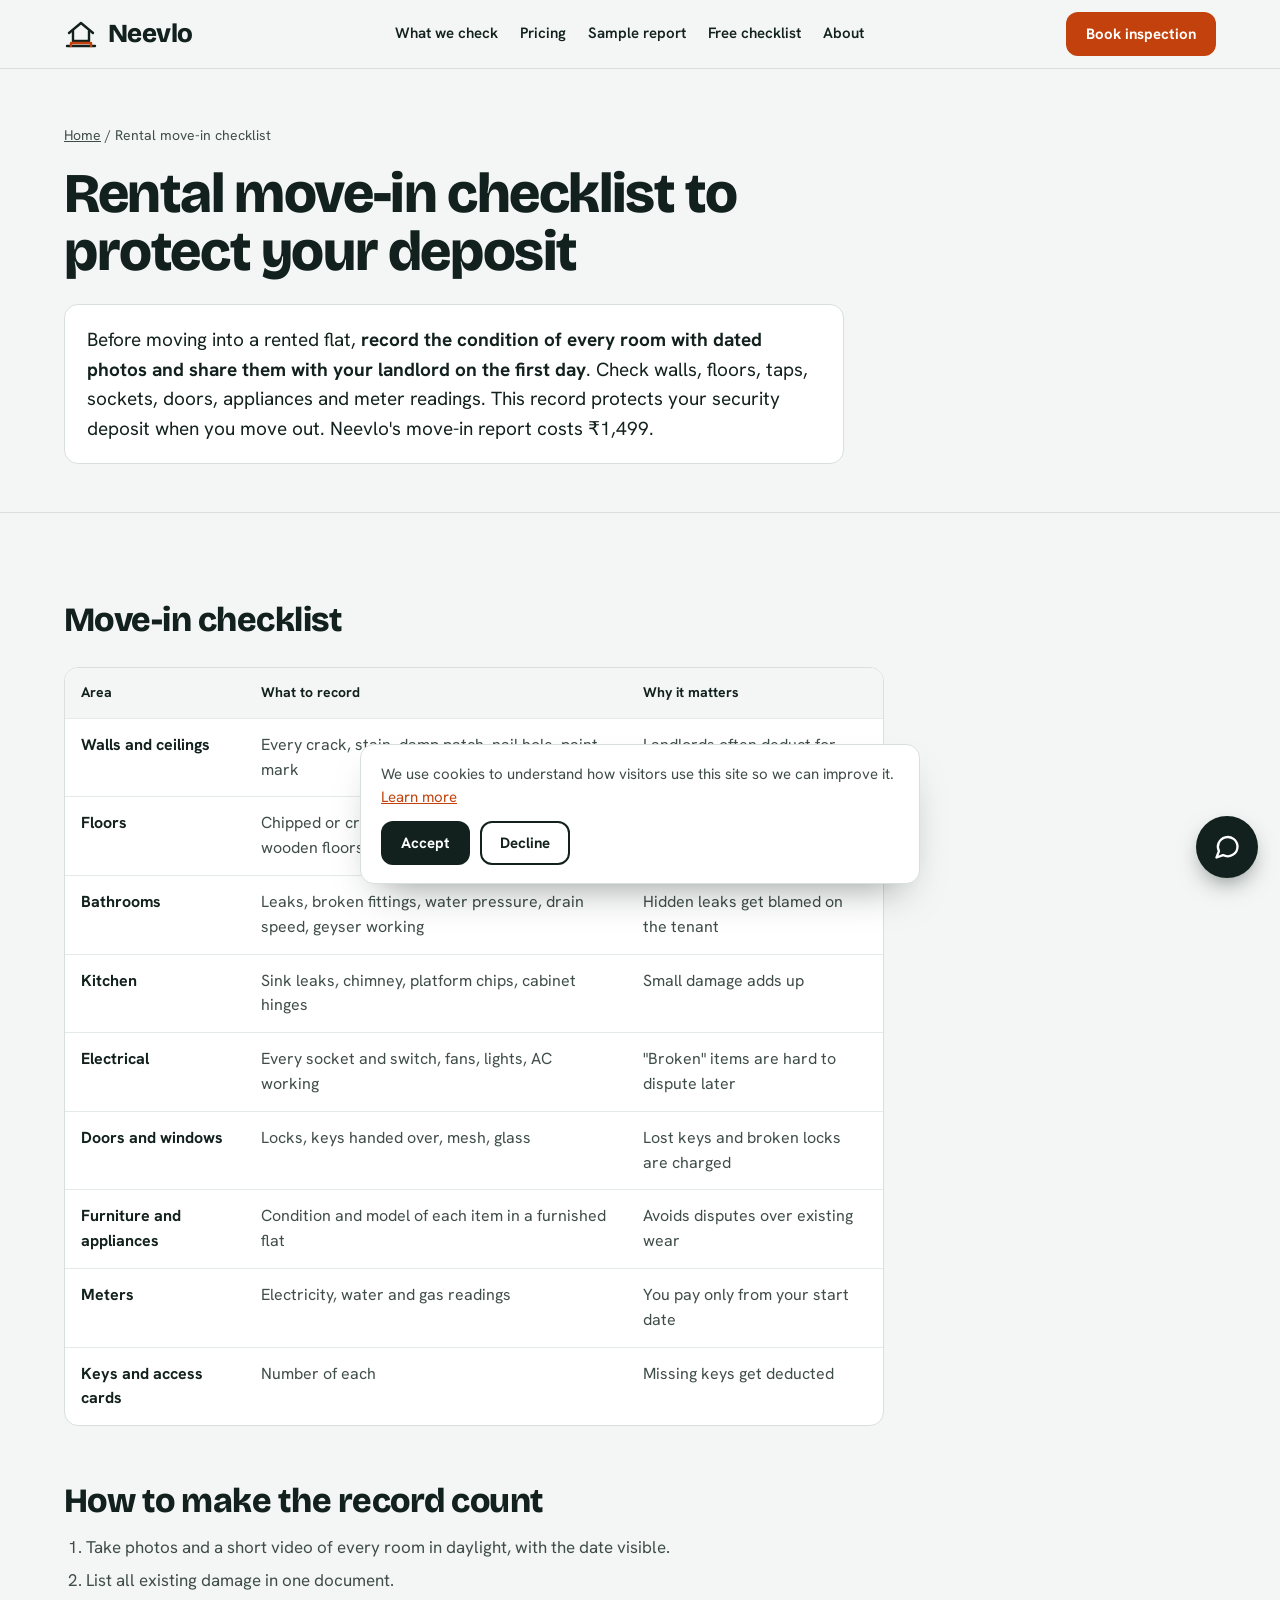
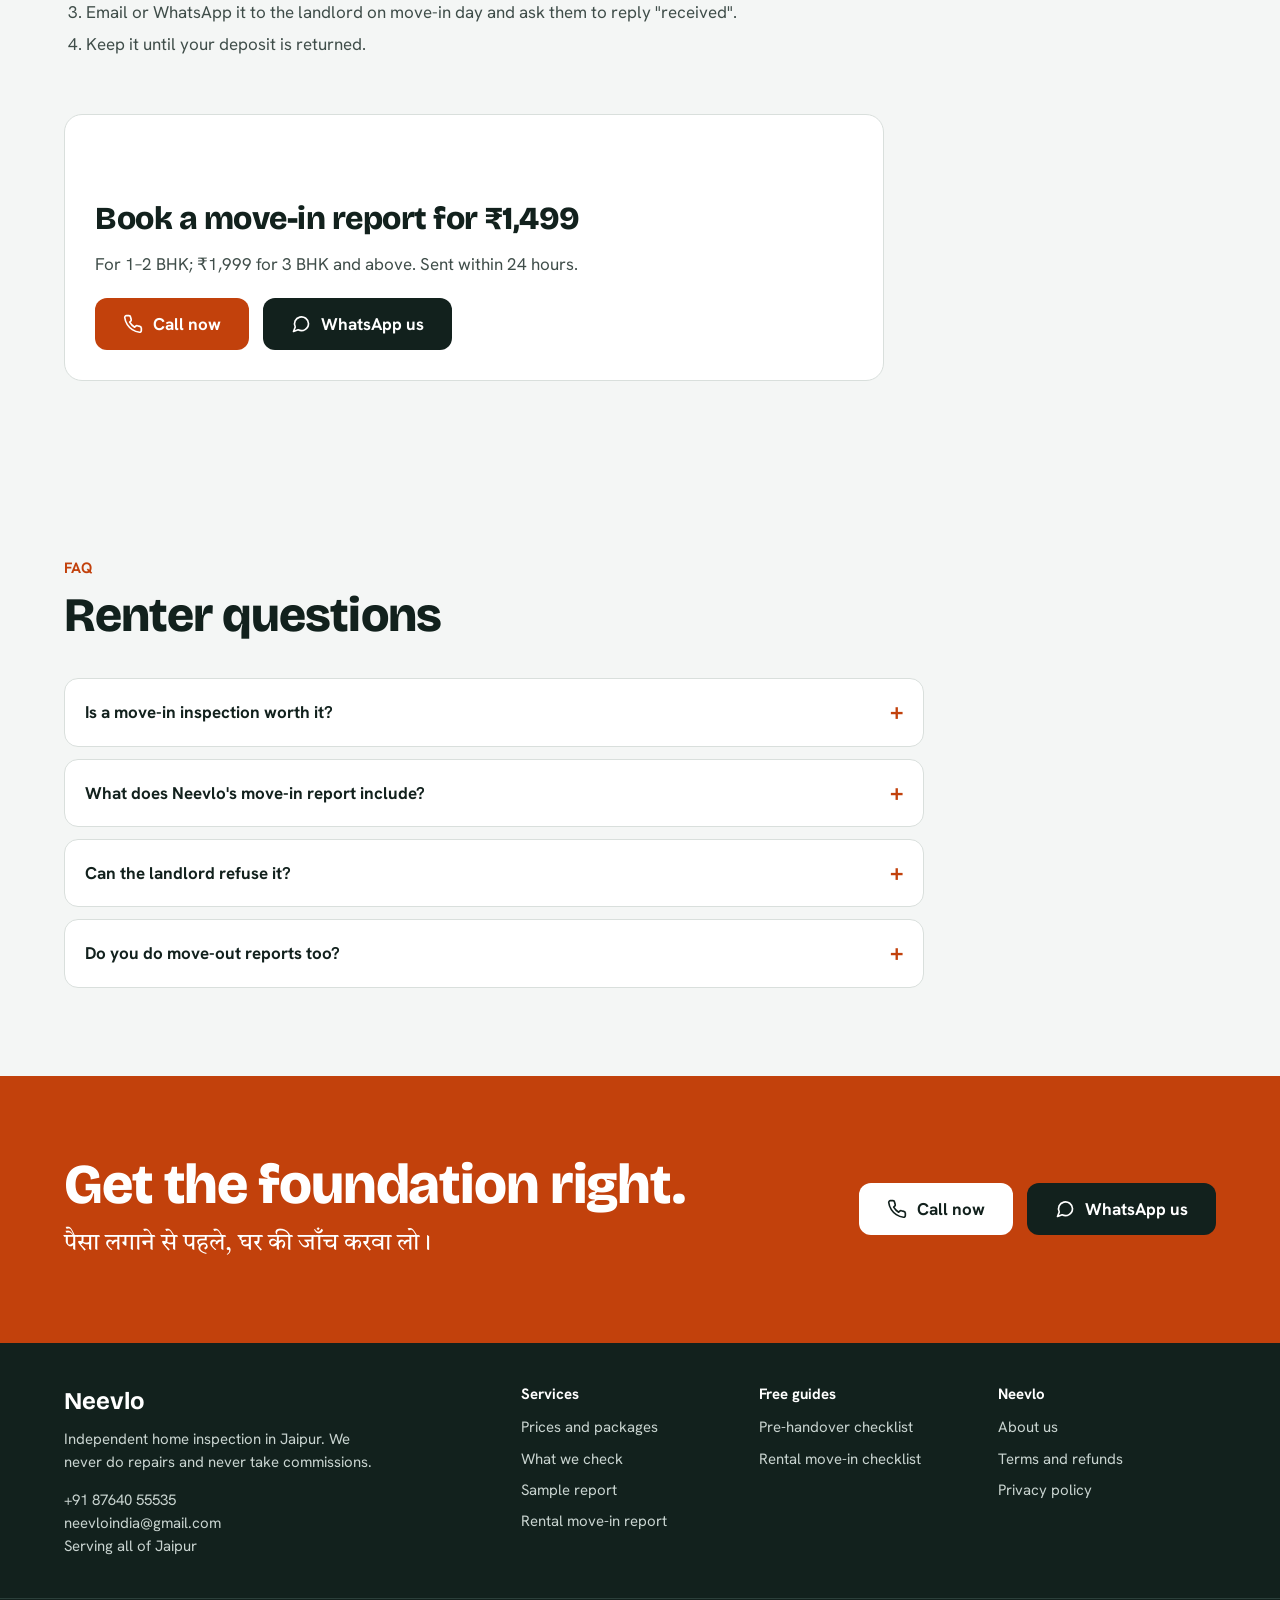
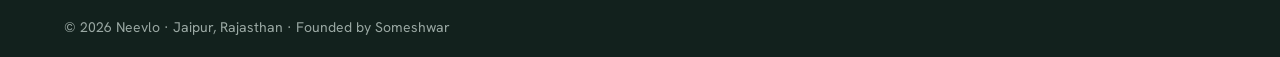
<file: rental-move-in-checklist.html>
<!doctype html>
<html lang="en">
<head>
<meta charset="utf-8">
<meta name="viewport" content="width=device-width, initial-scale=1">
<title>Rental Flat Move-In Checklist to Protect Your Deposit | Neevlo Jaipur</title>
<meta name="description" content="A free move-in checklist for renters in Jaipur: what to record in every room so your security deposit is protected. Move-in condition report from ₹1,499.">
<link rel="canonical" href="https://neevlo.github.io/neevlo-website/rental-move-in-checklist.html">
<meta property="og:title" content="Rental Flat Move-In Checklist to Protect Your Deposit | Neevlo Jaipur">
<meta property="og:description" content="A free move-in checklist for renters in Jaipur: what to record in every room so your security deposit is protected. Move-in condition report from ₹1,499.">
<meta property="og:type" content="website">
<meta property="og:url" content="https://neevlo.github.io/neevlo-website/rental-move-in-checklist.html">
<meta property="og:locale" content="en_IN">
<meta name="theme-color" content="#12211D">
<link rel="icon" href="data:image/svg+xml,%3Csvg xmlns='http://www.w3.org/2000/svg' viewBox='0 0 34 34'%3E%3Crect width='34' height='34' rx='8' fill='%2312211D'/%3E%3Cpath d='M6 16 17 7l11 9M9.5 14v9h15v-9' fill='none' stroke='%23fff' stroke-width='2.4' stroke-linecap='round' stroke-linejoin='round'/%3E%3Cpath d='M7 27h20' stroke='%23FF8A4C' stroke-width='2.4' stroke-linecap='round'/%3E%3C/svg%3E">
<link rel="preconnect" href="https://fonts.googleapis.com">
<link rel="preconnect" href="https://fonts.gstatic.com" crossorigin>
<link rel="stylesheet" href="https://fonts.googleapis.com/css2?family=Bricolage+Grotesque:opsz,wght@12..96,600;12..96,800&family=Hanken+Grotesk:wght@400;500;600;700&family=Tiro+Devanagari+Hindi&display=swap">
<link rel="stylesheet" href="assets/css/site.css">
<script type="application/ld+json">
{
 "@context": "https://schema.org",
 "@type": "HomeAndConstructionBusiness",
 "@id": "https://neevlo.github.io/neevlo-website/#business",
 "name": "Neevlo",
 "alternateName": "Neevlo Jaipur",
 "url": "https://neevlo.github.io/neevlo-website/",
 "description": "Independent home and property inspection in Jaipur. 150-point checks for new flats before handover, resale homes and rentals, with a photo report and snag list.",
 "areaServed": {
  "@type": "City",
  "name": "Jaipur"
 },
 "telephone": "+918764055535",
 "email": "neevloindia@gmail.com",
 "priceRange": "₹1,499–₹13,999",
 "currenciesAccepted": "INR",
 "paymentAccepted": "UPI, bank transfer, cash",
 "founder": {
  "@type": "Person",
  "name": "Someshwar"
 },
 "address": {
  "@type": "PostalAddress",
  "addressLocality": "Jaipur",
  "addressRegion": "Rajasthan",
  "addressCountry": "IN"
 },
 "knowsAbout": [
  "Pre-handover flat inspection",
  "Snag list",
  "Dampness and seepage detection",
  "Electrical earthing test",
  "Carpet area measurement",
  "RERA defect liability"
 ]
}
</script>
<script type="application/ld+json">
{
 "@context": "https://schema.org",
 "@type": "FAQPage",
 "mainEntity": [
  {
   "@type": "Question",
   "name": "Is a move-in inspection worth it?",
   "acceptedAnswer": {
    "@type": "Answer",
    "text": "A security deposit is usually many times the ₹1,499 cost of the report, so one avoided deduction pays for it."
   }
  },
  {
   "@type": "Question",
   "name": "What does Neevlo's move-in report include?",
   "acceptedAnswer": {
    "@type": "Answer",
    "text": "A dated photo and video record of every room, a list of existing damage, socket and water checks, and meter readings, sent to you within 24 hours in a format you can forward to your landlord."
   }
  },
  {
   "@type": "Question",
   "name": "Can the landlord refuse it?",
   "acceptedAnswer": {
    "@type": "Answer",
    "text": "The report is your own record. Sharing it on day one simply makes it harder to dispute later."
   }
  },
  {
   "@type": "Question",
   "name": "Do you do move-out reports too?",
   "acceptedAnswer": {
    "@type": "Answer",
    "text": "Yes, at the same price. Comparing the two reports shows what changed during your stay."
   }
  }
 ]
}
</script>
<script type="application/ld+json">
{
 "@context": "https://schema.org",
 "@type": "BreadcrumbList",
 "itemListElement": [
  {
   "@type": "ListItem",
   "position": 1,
   "name": "Home",
   "item": "https://neevlo.github.io/neevlo-website/"
  },
  {
   "@type": "ListItem",
   "position": 2,
   "name": "Rental move-in checklist",
   "item": "https://neevlo.github.io/neevlo-website/rental-move-in-checklist.html"
  }
 ]
}
</script>
</head>
<body>

<svg width="0" height="0" style="position:absolute" aria-hidden="true">
  <symbol id="i-phone" viewBox="0 0 24 24"><path fill="none" stroke="currentColor" stroke-width="2" stroke-linecap="round" stroke-linejoin="round" d="M22 16.9v3a2 2 0 0 1-2.2 2 19.8 19.8 0 0 1-8.6-3.1 19.5 19.5 0 0 1-6-6A19.8 19.8 0 0 1 2.1 4.2 2 2 0 0 1 4.1 2h3a2 2 0 0 1 2 1.7c.1.9.4 1.8.7 2.7a2 2 0 0 1-.5 2.1L8 9.8a16 16 0 0 0 6 6l1.3-1.3a2 2 0 0 1 2.1-.4c.9.3 1.8.6 2.7.7a2 2 0 0 1 1.7 2z"/></symbol>
  <symbol id="i-wa" viewBox="0 0 24 24"><path fill="none" stroke="currentColor" stroke-width="2" stroke-linecap="round" stroke-linejoin="round" d="M21 11.5a8.4 8.4 0 0 1-12.4 7.4L3 21l2.1-5.4A8.4 8.4 0 1 1 21 11.5z"/></symbol>
  <symbol id="i-tick" viewBox="0 0 24 24"><path d="M20 6 9 17l-5-5"/></symbol>
  <symbol id="i-minus" viewBox="0 0 24 24"><path d="M6 12h12"/></symbol>
  <symbol id="i-menu" viewBox="0 0 24 24"><path fill="none" stroke="currentColor" stroke-width="2" stroke-linecap="round" d="M4 7h16M4 12h16M4 17h16"/></symbol>
</svg>

<header class="site-header">
  <div class="wrap">
    <a class="brand" href="index.html" aria-label="Neevlo home">
      <svg width="34" height="34" viewBox="0 0 34 34" fill="none" stroke="#12211D" stroke-width="2.4" stroke-linecap="round" stroke-linejoin="round" aria-hidden="true"><path d="M5 16 17 6l12 10"/><path d="M9 14v10h16V14"/><path d="M3 29h28"/><path d="M7 29v-3h20v3" stroke="#C2410C"/></svg>
      <span>Neevlo</span>
    </a>
    <nav class="nav" aria-label="Main">
      <a href="what-we-check.html">What we check</a>
      <a href="pricing.html">Pricing</a>
      <a href="sample-report.html">Sample report</a>
      <a href="pre-handover-inspection-checklist.html">Free checklist</a>
      <a href="about.html">About</a>
    </nav>
    <div class="btn-row" style="gap:10px;align-items:center">
      <a class="btn btn-accent header-call" href="index.html#enquire">Book inspection</a>
      <details class="menu">
        <summary aria-label="Open menu"><svg width="22" height="22" aria-hidden="true"><use href="#i-menu"/></svg>Menu</summary>
        <nav class="menu-panel" aria-label="Mobile">
          <a href="index.html">Home</a>
          <a href="what-we-check.html">What we check</a>
          <a href="pricing.html">Pricing</a>
          <a href="sample-report.html">Sample report</a>
          <a href="pre-handover-inspection-checklist.html">Free checklist</a>
          <a href="about.html">About</a>
          <a href="index.html#enquire">Book inspection</a>
          <a href="rental-move-in-checklist.html" aria-current="page">Rental checklist</a>
        </nav>
      </details>
    </div>
  </div>
</header>

<main id="top">
<section class="page-hero">
  <div class="wrap">
    <p class="crumbs"><a href="index.html">Home</a> / Rental move-in checklist</p>
    <h1>Rental move-in checklist to protect your deposit</h1>
    <p class="answer">Before moving into a rented flat, <b>record the condition of every room with dated photos and share them with your landlord on the first day</b>. Check walls, floors, taps, sockets, doors, appliances and meter readings. This record protects your security deposit when you move out. Neevlo's move-in report costs ₹1,499.</p>
  </div>
</section><section class="section"><div class="wrap"><div class="prose">
<h2 style="margin-top:0">Move-in checklist</h2>
<div class="table-wrap"><table><thead><tr><th>Area</th><th>What to record</th><th>Why it matters</th></tr></thead><tbody>
<tr><td><b>Walls and ceilings</b></td><td>Every crack, stain, damp patch, nail hole, paint mark</td><td>Landlords often deduct for repainting</td></tr>
<tr><td><b>Floors</b></td><td>Chipped or cracked tiles, stains, scratches on wooden floors</td><td>Tile replacement is a common deduction</td></tr>
<tr><td><b>Bathrooms</b></td><td>Leaks, broken fittings, water pressure, drain speed, geyser working</td><td>Hidden leaks get blamed on the tenant</td></tr>
<tr><td><b>Kitchen</b></td><td>Sink leaks, chimney, platform chips, cabinet hinges</td><td>Small damage adds up</td></tr>
<tr><td><b>Electrical</b></td><td>Every socket and switch, fans, lights, AC working</td><td>&quot;Broken&quot; items are hard to dispute later</td></tr>
<tr><td><b>Doors and windows</b></td><td>Locks, keys handed over, mesh, glass</td><td>Lost keys and broken locks are charged</td></tr>
<tr><td><b>Furniture and appliances</b></td><td>Condition and model of each item in a furnished flat</td><td>Avoids disputes over existing wear</td></tr>
<tr><td><b>Meters</b></td><td>Electricity, water and gas readings</td><td>You pay only from your start date</td></tr>
<tr><td><b>Keys and access cards</b></td><td>Number of each</td><td>Missing keys get deducted</td></tr>
</tbody></table></div>

<h2>How to make the record count</h2>
<ol>
<li>Take photos and a short video of every room in daylight, with the date visible.</li>
<li>List all existing damage in one document.</li>
<li>Email or WhatsApp it to the landlord on move-in day and ask them to reply "received".</li>
<li>Keep it until your deposit is returned.</li>
</ol>
<div class="cta-band">
      <div><h2>Book a move-in report for ₹1,499</h2><p>For 1–2 BHK; ₹1,999 for 3 BHK and above. Sent within 24 hours.</p></div>
      <div class="btn-row"><a class="btn btn-accent" data-call="rental-call" href="#"><svg aria-hidden="true"><use href="#i-phone"/></svg>Call now</a><a class="btn btn-ink" data-wa="general" data-ctx="rental-wa" href="#"><svg aria-hidden="true"><use href="#i-wa"/></svg>WhatsApp us</a></div>
    </div>
</div></div></section><section id="faq" class="section">
  <div class="wrap">
    <p class="kicker">FAQ</p>
    <h2 class="h2">Renter questions</h2>
    <div class="faq">
      <details><summary>Is a move-in inspection worth it?</summary><p>A security deposit is usually many times the ₹1,499 cost of the report, so one avoided deduction pays for it.</p></details>
      <details><summary>What does Neevlo&#x27;s move-in report include?</summary><p>A dated photo and video record of every room, a list of existing damage, socket and water checks, and meter readings, sent to you within 24 hours in a format you can forward to your landlord.</p></details>
      <details><summary>Can the landlord refuse it?</summary><p>The report is your own record. Sharing it on day one simply makes it harder to dispute later.</p></details>
      <details><summary>Do you do move-out reports too?</summary><p>Yes, at the same price. Comparing the two reports shows what changed during your stay.</p></details>
    </div>
  </div>
</section>
</main>

<section class="final">
  <div class="wrap">
    <div style="flex:1 1 520px;min-width:0">
      <h2>Get the foundation right.</h2>
      <p class="hindi" lang="hi">पैसा लगाने से पहले, घर की जाँच करवा लो।</p>
    </div>
    <div class="btn-row">
      <a class="btn btn-white" data-call="final" href="#"><svg aria-hidden="true"><use href="#i-phone"/></svg>Call now</a>
      <a class="btn btn-ink" data-wa="general" data-ctx="final" href="#"><svg aria-hidden="true"><use href="#i-wa"/></svg>WhatsApp us</a>
    </div>
  </div>
</section>

<footer>
  <div class="wrap foot-cols">
    <div>
      <b style="font-family:var(--display);font-size:24px;color:#fff">Neevlo</b>
      <p style="margin:8px 0 14px;max-width:320px">Independent home inspection in Jaipur. We never do repairs and never take commissions.</p>
      <p style="margin:0"><a href="#" data-call="footer"><span data-phone-text>+91 87640 55535</span></a><br><a href="mailto:neevloindia@gmail.com">neevloindia@gmail.com</a><br>Serving all of Jaipur</p>
    </div>
    <div><h4>Services</h4><ul>
      <li><a href="pricing.html">Prices and packages</a></li>
      <li><a href="what-we-check.html">What we check</a></li>
      <li><a href="sample-report.html">Sample report</a></li>
      <li><a href="pricing.html#other">Rental move-in report</a></li>
    </ul></div>
    <div><h4>Free guides</h4><ul>
      <li><a href="pre-handover-inspection-checklist.html">Pre-handover checklist</a></li>
      <li><a href="rental-move-in-checklist.html">Rental move-in checklist</a></li>
    </ul></div>
    <div><h4>Neevlo</h4><ul>
      <li><a href="about.html">About us</a></li>
      <li><a href="terms.html">Terms and refunds</a></li>
      <li><a href="privacy.html">Privacy policy</a></li>
    </ul></div>
  </div>
  <div class="foot-base"><div class="wrap">© 2026 Neevlo · Jaipur, Rajasthan · Founded by Someshwar</div></div>
</footer>

<a class="wa-float" data-wa="general" data-ctx="floating" href="#" aria-label="Chat with Neevlo on WhatsApp"><svg aria-hidden="true"><use href="#i-wa"/></svg></a>
<div class="mobile-bar">
  <a class="btn btn-accent" data-call="mobile-bar" href="#"><svg aria-hidden="true"><use href="#i-phone"/></svg>Call</a>
  <a class="btn btn-ink" data-wa="general" data-ctx="mobile-bar" href="#"><svg aria-hidden="true"><use href="#i-wa"/></svg>WhatsApp</a>
</div>

<div class="consent" id="consent" role="dialog" aria-label="Cookie consent">
  <p>We use cookies to understand how visitors use this site so we can improve it. <a href="privacy.html">Learn more</a></p>
  <div class="btn-row" style="gap:10px">
    <button class="btn btn-ink" type="button" id="consent-yes">Accept</button>
    <button class="btn btn-outline" type="button" id="consent-no">Decline</button>
  </div>
</div>

<script src="assets/js/site.js"></script>
</body>
</html>
</file>
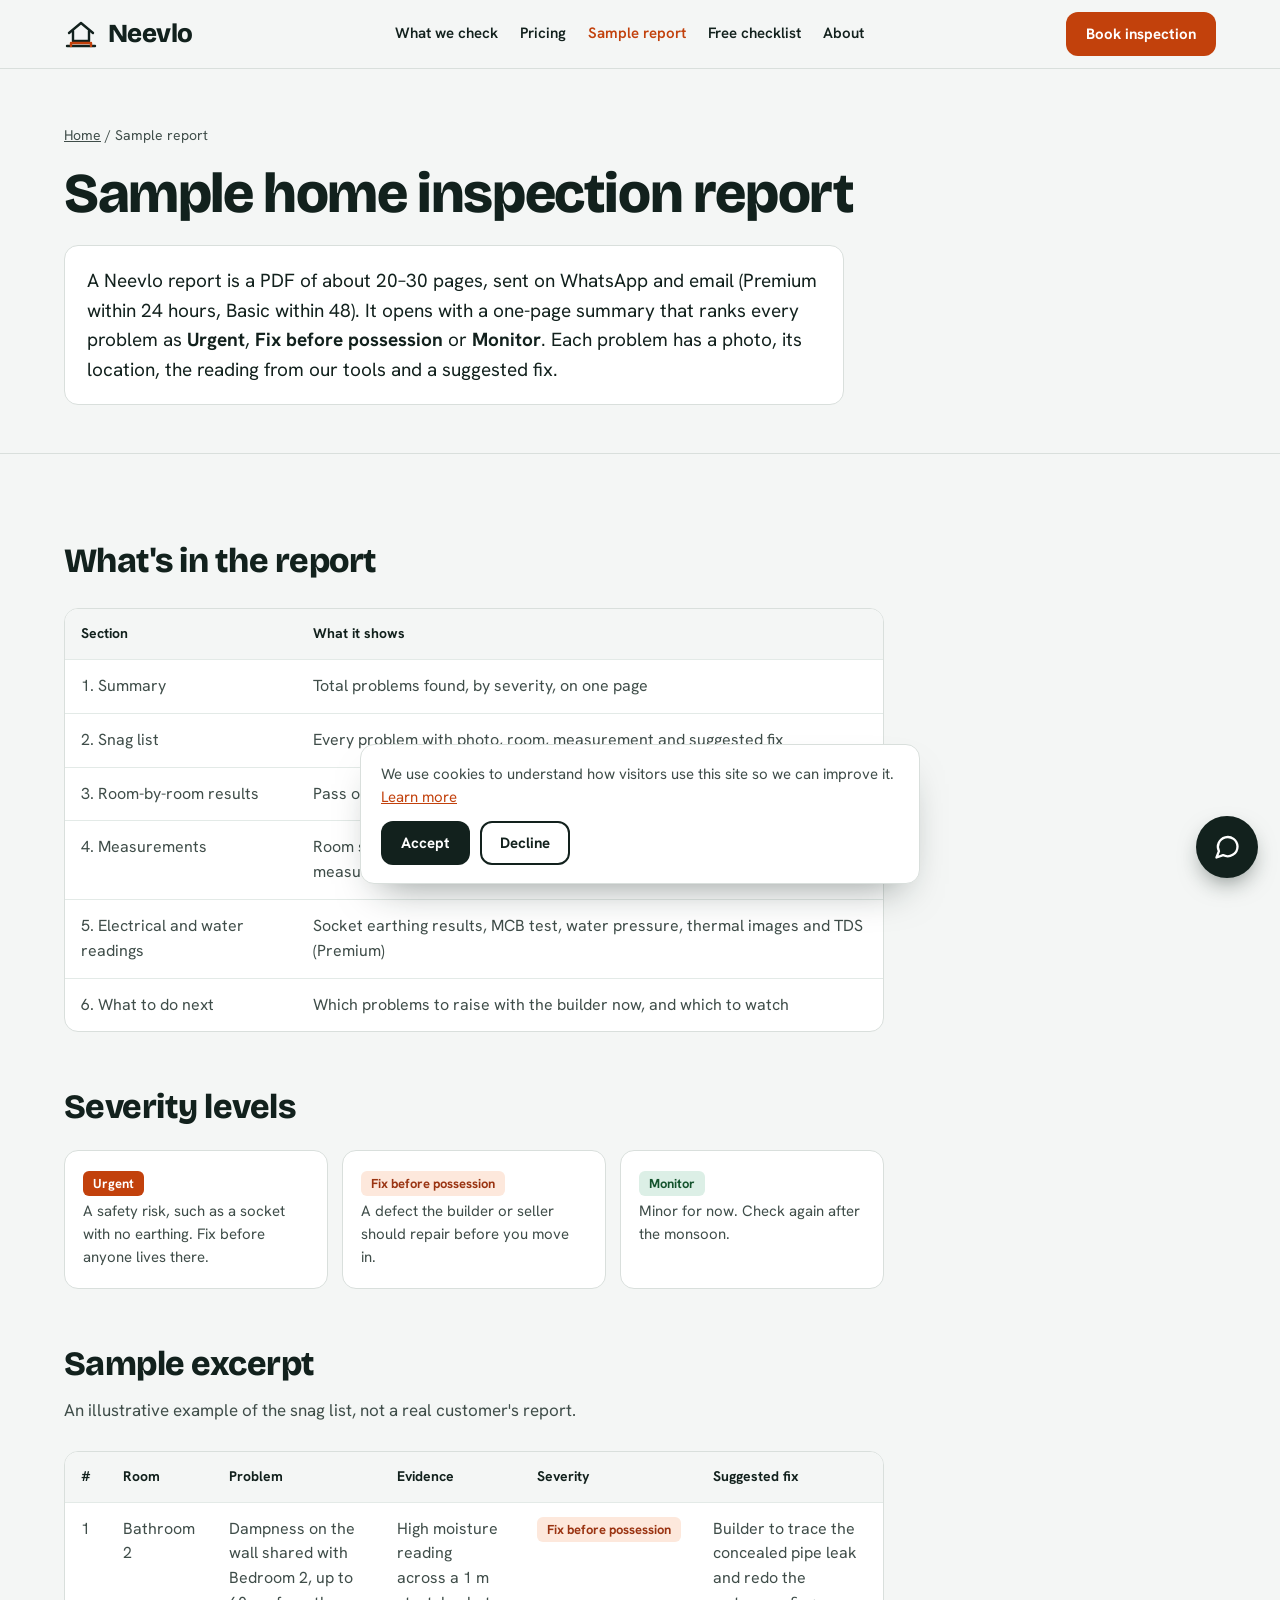
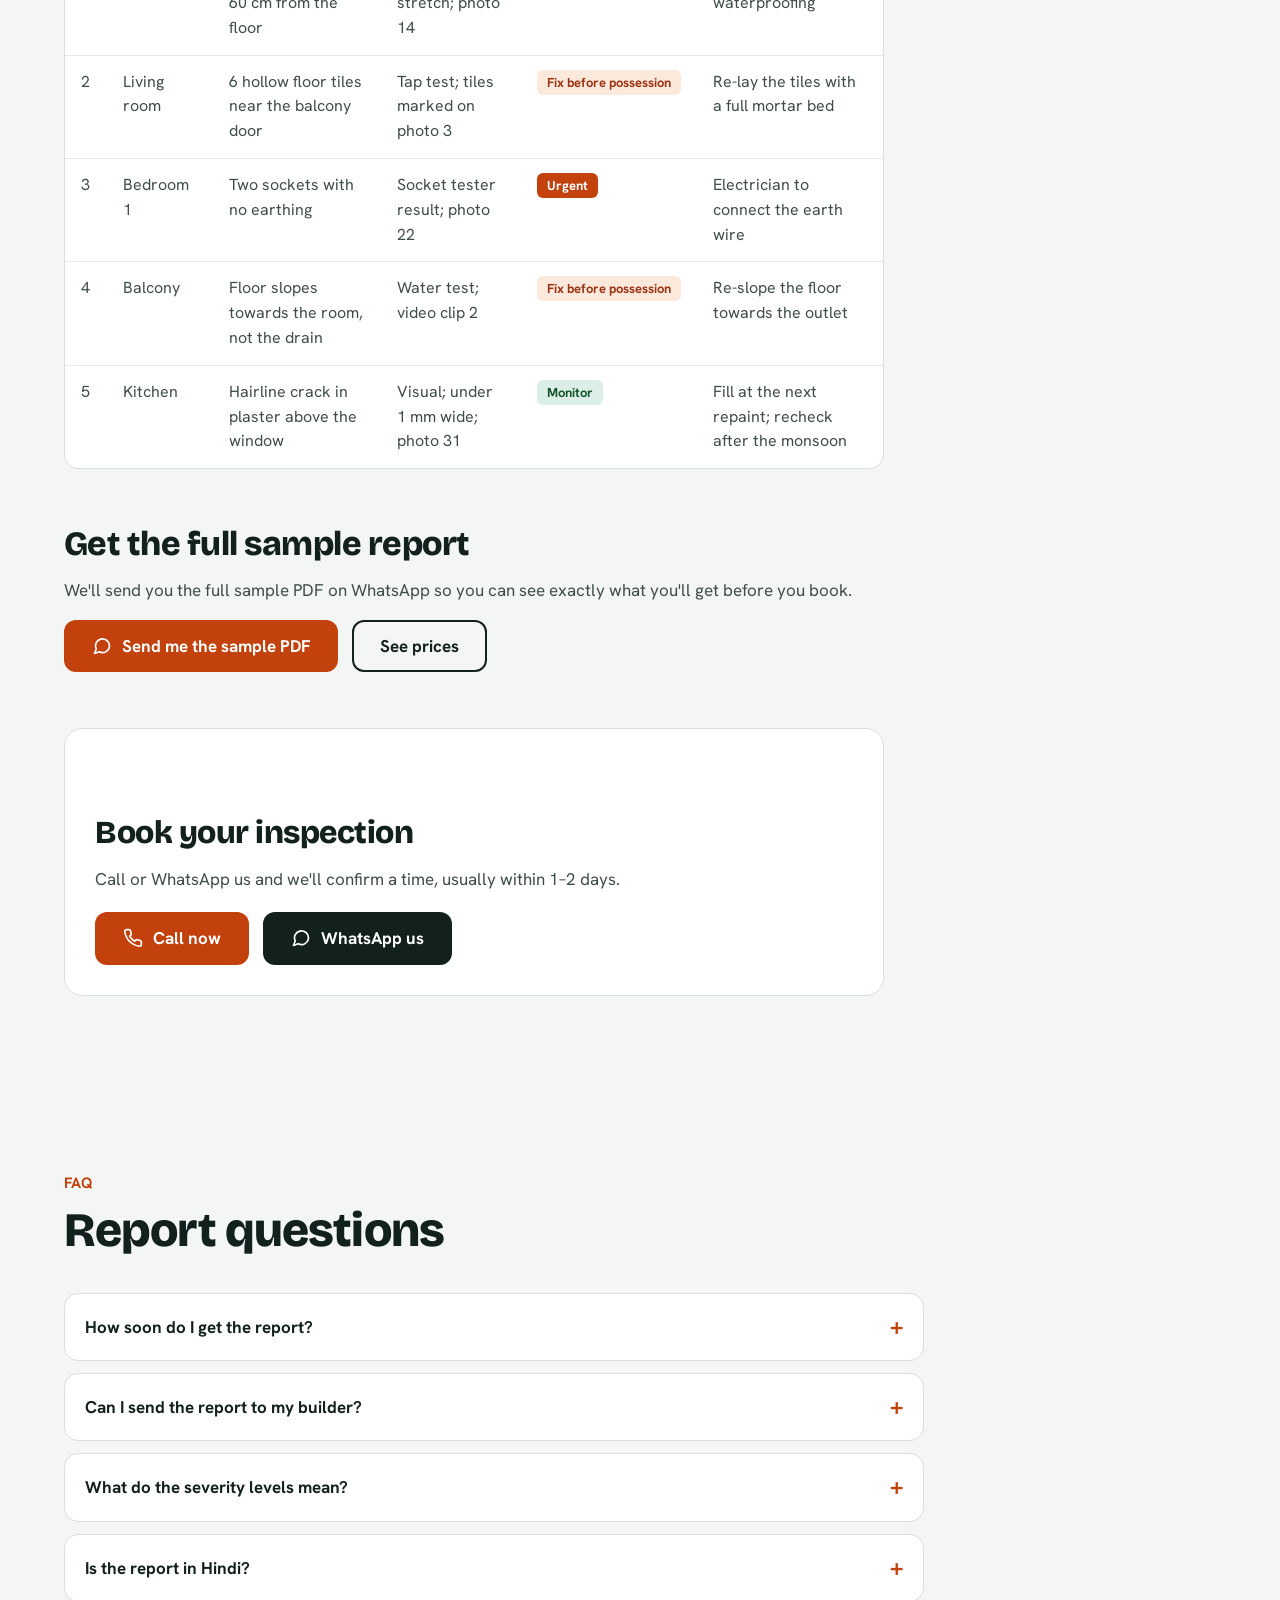
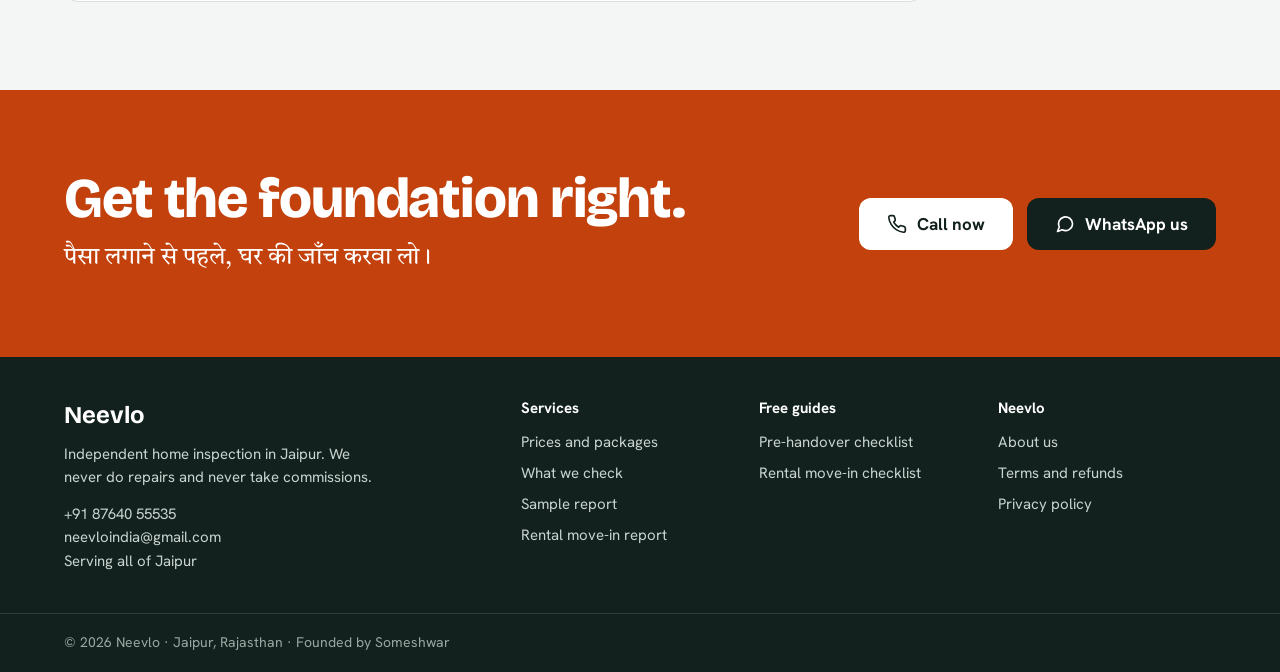
<file: sample-report.html>
<!doctype html>
<html lang="en">
<head>
<meta charset="utf-8">
<meta name="viewport" content="width=device-width, initial-scale=1">
<title>Sample Home Inspection Report | Neevlo Jaipur</title>
<meta name="description" content="See what a Neevlo home inspection report looks like: a one-page summary, a snag list with photos, severity ratings and suggested fixes for every problem.">
<link rel="canonical" href="https://neevlo.github.io/neevlo-website/sample-report.html">
<meta property="og:title" content="Sample Home Inspection Report | Neevlo Jaipur">
<meta property="og:description" content="See what a Neevlo home inspection report looks like: a one-page summary, a snag list with photos, severity ratings and suggested fixes for every problem.">
<meta property="og:type" content="website">
<meta property="og:url" content="https://neevlo.github.io/neevlo-website/sample-report.html">
<meta property="og:locale" content="en_IN">
<meta name="theme-color" content="#12211D">
<link rel="icon" href="data:image/svg+xml,%3Csvg xmlns='http://www.w3.org/2000/svg' viewBox='0 0 34 34'%3E%3Crect width='34' height='34' rx='8' fill='%2312211D'/%3E%3Cpath d='M6 16 17 7l11 9M9.5 14v9h15v-9' fill='none' stroke='%23fff' stroke-width='2.4' stroke-linecap='round' stroke-linejoin='round'/%3E%3Cpath d='M7 27h20' stroke='%23FF8A4C' stroke-width='2.4' stroke-linecap='round'/%3E%3C/svg%3E">
<link rel="preconnect" href="https://fonts.googleapis.com">
<link rel="preconnect" href="https://fonts.gstatic.com" crossorigin>
<link rel="stylesheet" href="https://fonts.googleapis.com/css2?family=Bricolage+Grotesque:opsz,wght@12..96,600;12..96,800&family=Hanken+Grotesk:wght@400;500;600;700&family=Tiro+Devanagari+Hindi&display=swap">
<link rel="stylesheet" href="assets/css/site.css">
<script type="application/ld+json">
{
 "@context": "https://schema.org",
 "@type": "HomeAndConstructionBusiness",
 "@id": "https://neevlo.github.io/neevlo-website/#business",
 "name": "Neevlo",
 "alternateName": "Neevlo Jaipur",
 "url": "https://neevlo.github.io/neevlo-website/",
 "description": "Independent home and property inspection in Jaipur. 150-point checks for new flats before handover, resale homes and rentals, with a photo report and snag list.",
 "areaServed": {
  "@type": "City",
  "name": "Jaipur"
 },
 "telephone": "+918764055535",
 "email": "neevloindia@gmail.com",
 "priceRange": "₹1,499–₹13,999",
 "currenciesAccepted": "INR",
 "paymentAccepted": "UPI, bank transfer, cash",
 "founder": {
  "@type": "Person",
  "name": "Someshwar"
 },
 "address": {
  "@type": "PostalAddress",
  "addressLocality": "Jaipur",
  "addressRegion": "Rajasthan",
  "addressCountry": "IN"
 },
 "knowsAbout": [
  "Pre-handover flat inspection",
  "Snag list",
  "Dampness and seepage detection",
  "Electrical earthing test",
  "Carpet area measurement",
  "RERA defect liability"
 ]
}
</script>
<script type="application/ld+json">
{
 "@context": "https://schema.org",
 "@type": "FAQPage",
 "mainEntity": [
  {
   "@type": "Question",
   "name": "How soon do I get the report?",
   "acceptedAnswer": {
    "@type": "Answer",
    "text": "Premium reports arrive within 24 hours of the inspection and Basic reports within 48 hours, on WhatsApp and email."
   }
  },
  {
   "@type": "Question",
   "name": "Can I send the report to my builder?",
   "acceptedAnswer": {
    "@type": "Answer",
    "text": "Yes. The report is yours. The Premium snag list is formatted so you can forward it directly and keep a record that you reported each problem."
   }
  },
  {
   "@type": "Question",
   "name": "What do the severity levels mean?",
   "acceptedAnswer": {
    "@type": "Answer",
    "text": "Urgent: a safety risk, such as missing earthing. Fix before possession: a defect the builder should repair before you move in. Monitor: minor, but worth checking again after the monsoon."
   }
  },
  {
   "@type": "Question",
   "name": "Is the report in Hindi?",
   "acceptedAnswer": {
    "@type": "Answer",
    "text": "The report is in English. We explain it to you in Hindi or English on a 15-minute call."
   }
  }
 ]
}
</script>
<script type="application/ld+json">
{
 "@context": "https://schema.org",
 "@type": "BreadcrumbList",
 "itemListElement": [
  {
   "@type": "ListItem",
   "position": 1,
   "name": "Home",
   "item": "https://neevlo.github.io/neevlo-website/"
  },
  {
   "@type": "ListItem",
   "position": 2,
   "name": "Sample report",
   "item": "https://neevlo.github.io/neevlo-website/sample-report.html"
  }
 ]
}
</script>
</head>
<body>

<svg width="0" height="0" style="position:absolute" aria-hidden="true">
  <symbol id="i-phone" viewBox="0 0 24 24"><path fill="none" stroke="currentColor" stroke-width="2" stroke-linecap="round" stroke-linejoin="round" d="M22 16.9v3a2 2 0 0 1-2.2 2 19.8 19.8 0 0 1-8.6-3.1 19.5 19.5 0 0 1-6-6A19.8 19.8 0 0 1 2.1 4.2 2 2 0 0 1 4.1 2h3a2 2 0 0 1 2 1.7c.1.9.4 1.8.7 2.7a2 2 0 0 1-.5 2.1L8 9.8a16 16 0 0 0 6 6l1.3-1.3a2 2 0 0 1 2.1-.4c.9.3 1.8.6 2.7.7a2 2 0 0 1 1.7 2z"/></symbol>
  <symbol id="i-wa" viewBox="0 0 24 24"><path fill="none" stroke="currentColor" stroke-width="2" stroke-linecap="round" stroke-linejoin="round" d="M21 11.5a8.4 8.4 0 0 1-12.4 7.4L3 21l2.1-5.4A8.4 8.4 0 1 1 21 11.5z"/></symbol>
  <symbol id="i-tick" viewBox="0 0 24 24"><path d="M20 6 9 17l-5-5"/></symbol>
  <symbol id="i-minus" viewBox="0 0 24 24"><path d="M6 12h12"/></symbol>
  <symbol id="i-menu" viewBox="0 0 24 24"><path fill="none" stroke="currentColor" stroke-width="2" stroke-linecap="round" d="M4 7h16M4 12h16M4 17h16"/></symbol>
</svg>

<header class="site-header">
  <div class="wrap">
    <a class="brand" href="index.html" aria-label="Neevlo home">
      <svg width="34" height="34" viewBox="0 0 34 34" fill="none" stroke="#12211D" stroke-width="2.4" stroke-linecap="round" stroke-linejoin="round" aria-hidden="true"><path d="M5 16 17 6l12 10"/><path d="M9 14v10h16V14"/><path d="M3 29h28"/><path d="M7 29v-3h20v3" stroke="#C2410C"/></svg>
      <span>Neevlo</span>
    </a>
    <nav class="nav" aria-label="Main">
      <a href="what-we-check.html">What we check</a>
      <a href="pricing.html">Pricing</a>
      <a href="sample-report.html" aria-current="page">Sample report</a>
      <a href="pre-handover-inspection-checklist.html">Free checklist</a>
      <a href="about.html">About</a>
    </nav>
    <div class="btn-row" style="gap:10px;align-items:center">
      <a class="btn btn-accent header-call" href="index.html#enquire">Book inspection</a>
      <details class="menu">
        <summary aria-label="Open menu"><svg width="22" height="22" aria-hidden="true"><use href="#i-menu"/></svg>Menu</summary>
        <nav class="menu-panel" aria-label="Mobile">
          <a href="index.html">Home</a>
          <a href="what-we-check.html">What we check</a>
          <a href="pricing.html">Pricing</a>
          <a href="sample-report.html" aria-current="page">Sample report</a>
          <a href="pre-handover-inspection-checklist.html">Free checklist</a>
          <a href="about.html">About</a>
          <a href="index.html#enquire">Book inspection</a>
          <a href="rental-move-in-checklist.html">Rental checklist</a>
        </nav>
      </details>
    </div>
  </div>
</header>

<main id="top">
<section class="page-hero">
  <div class="wrap">
    <p class="crumbs"><a href="index.html">Home</a> / Sample report</p>
    <h1>Sample home inspection report</h1>
    <p class="answer">A Neevlo report is a PDF of about 20–30 pages, sent on WhatsApp and email (Premium within 24 hours, Basic within 48). It opens with a one-page summary that ranks every problem as <b>Urgent</b>, <b>Fix before possession</b> or <b>Monitor</b>. Each problem has a photo, its location, the reading from our tools and a suggested fix.</p>
  </div>
</section><section class="section"><div class="wrap"><div class="prose">
<h2 style="margin-top:0">What's in the report</h2>
<div class="table-wrap"><table><thead><tr><th>Section</th><th>What it shows</th></tr></thead><tbody>
<tr><td>1. Summary</td><td>Total problems found, by severity, on one page</td></tr>
<tr><td>2. Snag list</td><td>Every problem with photo, room, measurement and suggested fix</td></tr>
<tr><td>3. Room-by-room results</td><td>Pass or fail for each of the 150 points</td></tr>
<tr><td>4. Measurements</td><td>Room sizes and carpet area compared with your agreement (full laser measurement in Premium)</td></tr>
<tr><td>5. Electrical and water readings</td><td>Socket earthing results, MCB test, water pressure, thermal images and TDS (Premium)</td></tr>
<tr><td>6. What to do next</td><td>Which problems to raise with the builder now, and which to watch</td></tr>
</tbody></table></div>

<h2>Severity levels</h2>
<div class="sev-legend">
<div><b><span class="pill pill-high">Urgent</span></b><p>A safety risk, such as a socket with no earthing. Fix before anyone lives there.</p></div>
<div><b><span class="pill pill-med">Fix before possession</span></b><p>A defect the builder or seller should repair before you move in.</p></div>
<div><b><span class="pill pill-ok">Monitor</span></b><p>Minor for now. Check again after the monsoon.</p></div>
</div>

<h2>Sample excerpt</h2>
<p>An illustrative example of the snag list, not a real customer's report.</p>
<div class="table-wrap"><table><thead><tr><th>#</th><th>Room</th><th>Problem</th><th>Evidence</th><th>Severity</th><th>Suggested fix</th></tr></thead><tbody>
<tr><td>1</td><td>Bathroom 2</td><td>Dampness on the wall shared with Bedroom 2, up to 60 cm from the floor</td><td>High moisture reading across a 1 m stretch; photo 14</td><td><span class="pill pill-med">Fix before possession</span></td><td>Builder to trace the concealed pipe leak and redo the waterproofing</td></tr>
<tr><td>2</td><td>Living room</td><td>6 hollow floor tiles near the balcony door</td><td>Tap test; tiles marked on photo 3</td><td><span class="pill pill-med">Fix before possession</span></td><td>Re-lay the tiles with a full mortar bed</td></tr>
<tr><td>3</td><td>Bedroom 1</td><td>Two sockets with no earthing</td><td>Socket tester result; photo 22</td><td><span class="pill pill-high">Urgent</span></td><td>Electrician to connect the earth wire</td></tr>
<tr><td>4</td><td>Balcony</td><td>Floor slopes towards the room, not the drain</td><td>Water test; video clip 2</td><td><span class="pill pill-med">Fix before possession</span></td><td>Re-slope the floor towards the outlet</td></tr>
<tr><td>5</td><td>Kitchen</td><td>Hairline crack in plaster above the window</td><td>Visual; under 1 mm wide; photo 31</td><td><span class="pill pill-ok">Monitor</span></td><td>Fill at the next repaint; recheck after the monsoon</td></tr>
</tbody></table></div>

<h2>Get the full sample report</h2>
<p>We'll send you the full sample PDF on WhatsApp so you can see exactly what you'll get before you book.</p>
<div class="btn-row"><a class="btn btn-accent" data-wa="sample" data-ctx="sample-page" href="#"><svg aria-hidden="true"><use href="#i-wa"/></svg>Send me the sample PDF</a><a class="btn btn-outline" href="pricing.html">See prices</a></div>
<div class="cta-band">
      <div><h2>Book your inspection</h2><p>Call or WhatsApp us and we'll confirm a time, usually within 1–2 days.</p></div>
      <div class="btn-row"><a class="btn btn-accent" data-call="sample-call" href="#"><svg aria-hidden="true"><use href="#i-phone"/></svg>Call now</a><a class="btn btn-ink" data-wa="general" data-ctx="sample-wa" href="#"><svg aria-hidden="true"><use href="#i-wa"/></svg>WhatsApp us</a></div>
    </div>
</div></div></section><section id="faq" class="section">
  <div class="wrap">
    <p class="kicker">FAQ</p>
    <h2 class="h2">Report questions</h2>
    <div class="faq">
      <details><summary>How soon do I get the report?</summary><p>Premium reports arrive within 24 hours of the inspection and Basic reports within 48 hours, on WhatsApp and email.</p></details>
      <details><summary>Can I send the report to my builder?</summary><p>Yes. The report is yours. The Premium snag list is formatted so you can forward it directly and keep a record that you reported each problem.</p></details>
      <details><summary>What do the severity levels mean?</summary><p>Urgent: a safety risk, such as missing earthing. Fix before possession: a defect the builder should repair before you move in. Monitor: minor, but worth checking again after the monsoon.</p></details>
      <details><summary>Is the report in Hindi?</summary><p>The report is in English. We explain it to you in Hindi or English on a 15-minute call.</p></details>
    </div>
  </div>
</section>
</main>

<section class="final">
  <div class="wrap">
    <div style="flex:1 1 520px;min-width:0">
      <h2>Get the foundation right.</h2>
      <p class="hindi" lang="hi">पैसा लगाने से पहले, घर की जाँच करवा लो।</p>
    </div>
    <div class="btn-row">
      <a class="btn btn-white" data-call="final" href="#"><svg aria-hidden="true"><use href="#i-phone"/></svg>Call now</a>
      <a class="btn btn-ink" data-wa="general" data-ctx="final" href="#"><svg aria-hidden="true"><use href="#i-wa"/></svg>WhatsApp us</a>
    </div>
  </div>
</section>

<footer>
  <div class="wrap foot-cols">
    <div>
      <b style="font-family:var(--display);font-size:24px;color:#fff">Neevlo</b>
      <p style="margin:8px 0 14px;max-width:320px">Independent home inspection in Jaipur. We never do repairs and never take commissions.</p>
      <p style="margin:0"><a href="#" data-call="footer"><span data-phone-text>+91 87640 55535</span></a><br><a href="mailto:neevloindia@gmail.com">neevloindia@gmail.com</a><br>Serving all of Jaipur</p>
    </div>
    <div><h4>Services</h4><ul>
      <li><a href="pricing.html">Prices and packages</a></li>
      <li><a href="what-we-check.html">What we check</a></li>
      <li><a href="sample-report.html">Sample report</a></li>
      <li><a href="pricing.html#other">Rental move-in report</a></li>
    </ul></div>
    <div><h4>Free guides</h4><ul>
      <li><a href="pre-handover-inspection-checklist.html">Pre-handover checklist</a></li>
      <li><a href="rental-move-in-checklist.html">Rental move-in checklist</a></li>
    </ul></div>
    <div><h4>Neevlo</h4><ul>
      <li><a href="about.html">About us</a></li>
      <li><a href="terms.html">Terms and refunds</a></li>
      <li><a href="privacy.html">Privacy policy</a></li>
    </ul></div>
  </div>
  <div class="foot-base"><div class="wrap">© 2026 Neevlo · Jaipur, Rajasthan · Founded by Someshwar</div></div>
</footer>

<a class="wa-float" data-wa="general" data-ctx="floating" href="#" aria-label="Chat with Neevlo on WhatsApp"><svg aria-hidden="true"><use href="#i-wa"/></svg></a>
<div class="mobile-bar">
  <a class="btn btn-accent" data-call="mobile-bar" href="#"><svg aria-hidden="true"><use href="#i-phone"/></svg>Call</a>
  <a class="btn btn-ink" data-wa="general" data-ctx="mobile-bar" href="#"><svg aria-hidden="true"><use href="#i-wa"/></svg>WhatsApp</a>
</div>

<div class="consent" id="consent" role="dialog" aria-label="Cookie consent">
  <p>We use cookies to understand how visitors use this site so we can improve it. <a href="privacy.html">Learn more</a></p>
  <div class="btn-row" style="gap:10px">
    <button class="btn btn-ink" type="button" id="consent-yes">Accept</button>
    <button class="btn btn-outline" type="button" id="consent-no">Decline</button>
  </div>
</div>

<script src="assets/js/site.js"></script>
</body>
</html>
</file>
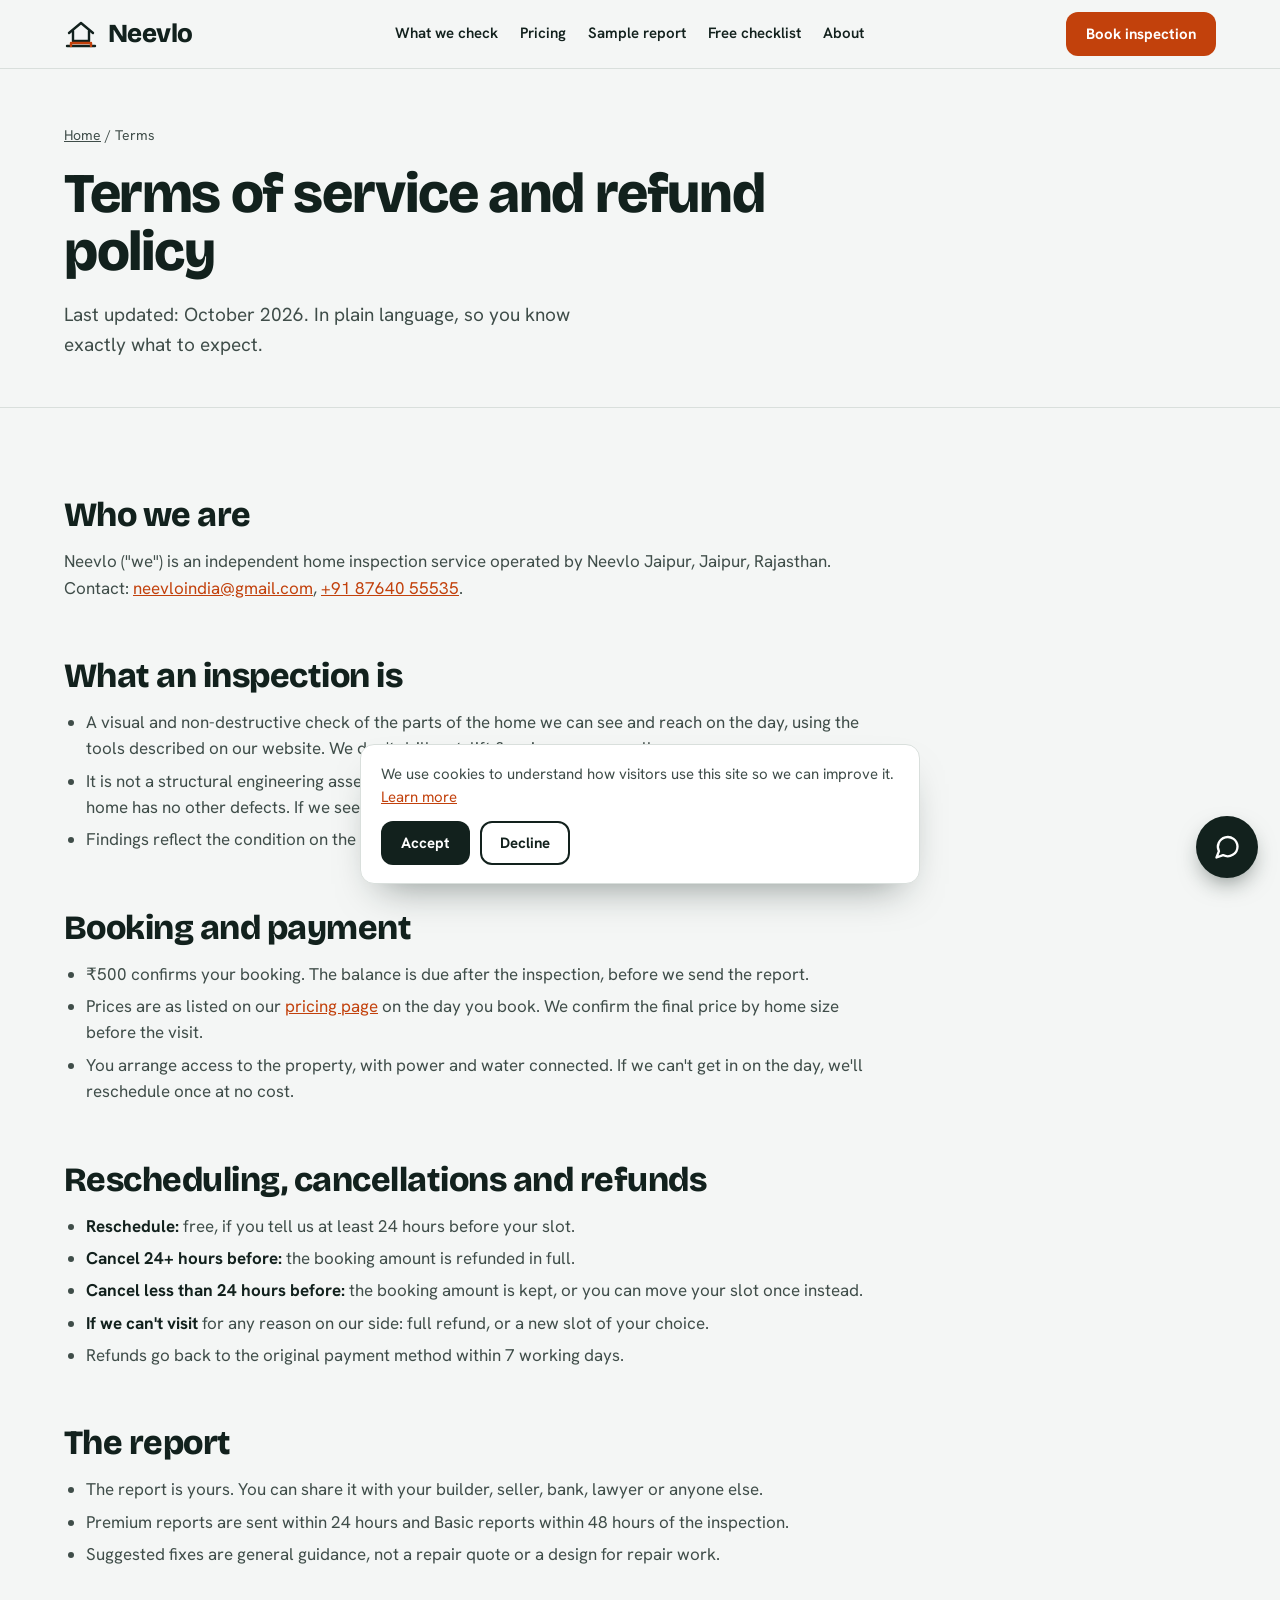
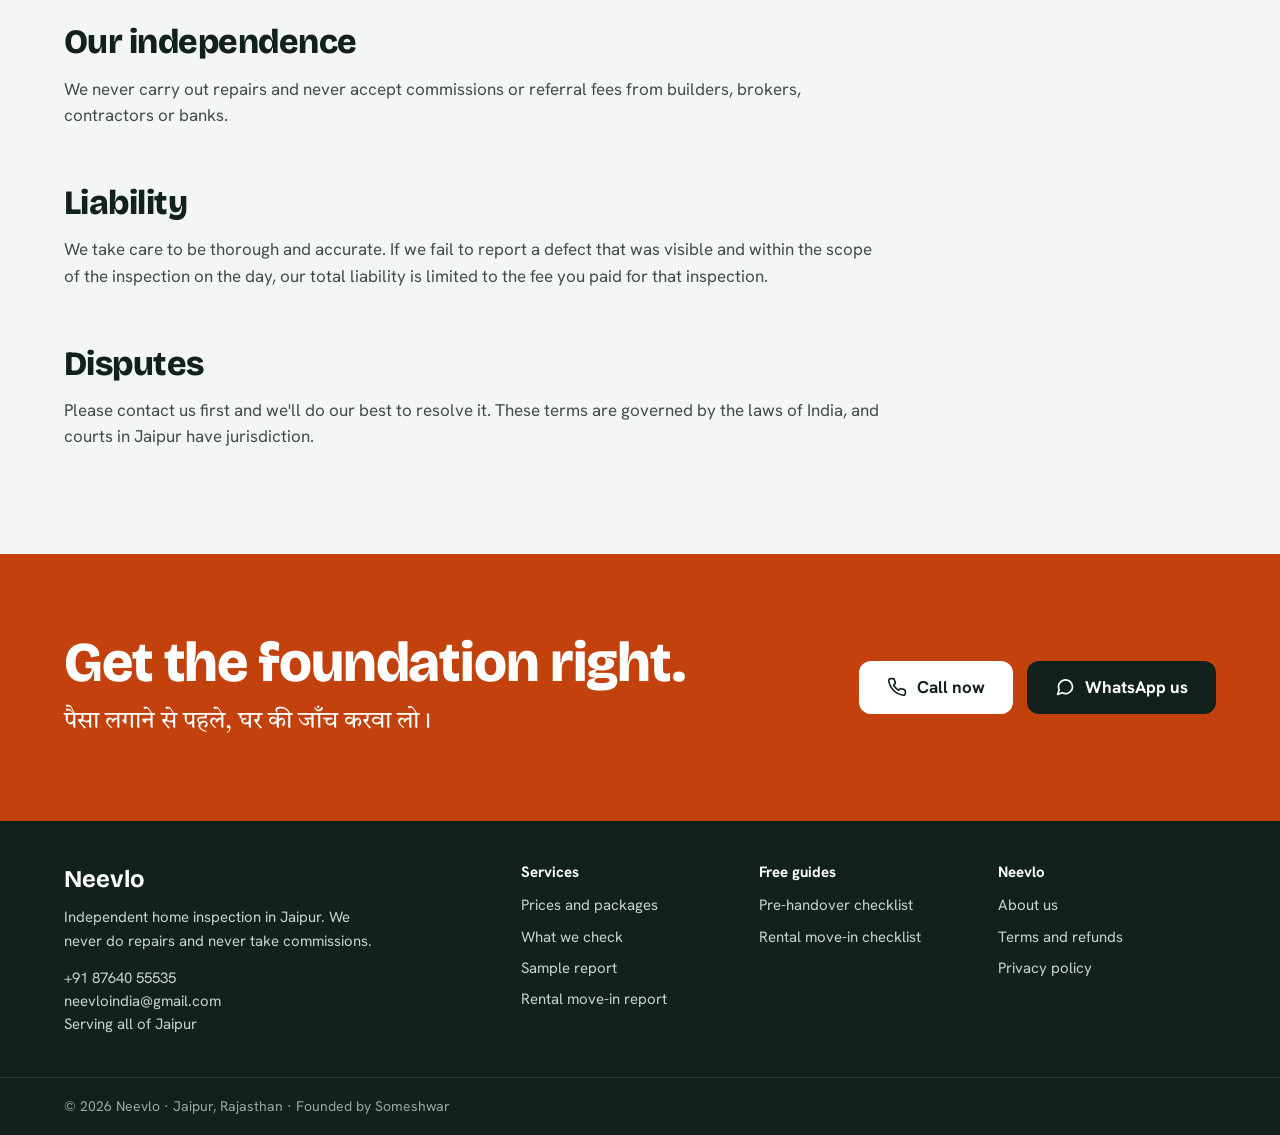
<file: terms.html>
<!doctype html>
<html lang="en">
<head>
<meta charset="utf-8">
<meta name="viewport" content="width=device-width, initial-scale=1">
<title>Terms of Service and Refund Policy | Neevlo</title>
<meta name="description" content="Neevlo booking, payment, rescheduling, refund and report terms in plain language.">
<link rel="canonical" href="https://neevlo.github.io/neevlo-website/terms.html">
<meta property="og:title" content="Terms of Service and Refund Policy | Neevlo">
<meta property="og:description" content="Neevlo booking, payment, rescheduling, refund and report terms in plain language.">
<meta property="og:type" content="website">
<meta property="og:url" content="https://neevlo.github.io/neevlo-website/terms.html">
<meta property="og:locale" content="en_IN">
<meta name="theme-color" content="#12211D">
<link rel="icon" href="data:image/svg+xml,%3Csvg xmlns='http://www.w3.org/2000/svg' viewBox='0 0 34 34'%3E%3Crect width='34' height='34' rx='8' fill='%2312211D'/%3E%3Cpath d='M6 16 17 7l11 9M9.5 14v9h15v-9' fill='none' stroke='%23fff' stroke-width='2.4' stroke-linecap='round' stroke-linejoin='round'/%3E%3Cpath d='M7 27h20' stroke='%23FF8A4C' stroke-width='2.4' stroke-linecap='round'/%3E%3C/svg%3E">
<link rel="preconnect" href="https://fonts.googleapis.com">
<link rel="preconnect" href="https://fonts.gstatic.com" crossorigin>
<link rel="stylesheet" href="https://fonts.googleapis.com/css2?family=Bricolage+Grotesque:opsz,wght@12..96,600;12..96,800&family=Hanken+Grotesk:wght@400;500;600;700&family=Tiro+Devanagari+Hindi&display=swap">
<link rel="stylesheet" href="assets/css/site.css">
<script type="application/ld+json">
{
 "@context": "https://schema.org",
 "@type": "HomeAndConstructionBusiness",
 "@id": "https://neevlo.github.io/neevlo-website/#business",
 "name": "Neevlo",
 "alternateName": "Neevlo Jaipur",
 "url": "https://neevlo.github.io/neevlo-website/",
 "description": "Independent home and property inspection in Jaipur. 150-point checks for new flats before handover, resale homes and rentals, with a photo report and snag list.",
 "areaServed": {
  "@type": "City",
  "name": "Jaipur"
 },
 "telephone": "+918764055535",
 "email": "neevloindia@gmail.com",
 "priceRange": "₹1,499–₹13,999",
 "currenciesAccepted": "INR",
 "paymentAccepted": "UPI, bank transfer, cash",
 "founder": {
  "@type": "Person",
  "name": "Someshwar"
 },
 "address": {
  "@type": "PostalAddress",
  "addressLocality": "Jaipur",
  "addressRegion": "Rajasthan",
  "addressCountry": "IN"
 },
 "knowsAbout": [
  "Pre-handover flat inspection",
  "Snag list",
  "Dampness and seepage detection",
  "Electrical earthing test",
  "Carpet area measurement",
  "RERA defect liability"
 ]
}
</script>
<script type="application/ld+json">
{
 "@context": "https://schema.org",
 "@type": "BreadcrumbList",
 "itemListElement": [
  {
   "@type": "ListItem",
   "position": 1,
   "name": "Home",
   "item": "https://neevlo.github.io/neevlo-website/"
  },
  {
   "@type": "ListItem",
   "position": 2,
   "name": "Terms",
   "item": "https://neevlo.github.io/neevlo-website/terms.html"
  }
 ]
}
</script>
</head>
<body>

<svg width="0" height="0" style="position:absolute" aria-hidden="true">
  <symbol id="i-phone" viewBox="0 0 24 24"><path fill="none" stroke="currentColor" stroke-width="2" stroke-linecap="round" stroke-linejoin="round" d="M22 16.9v3a2 2 0 0 1-2.2 2 19.8 19.8 0 0 1-8.6-3.1 19.5 19.5 0 0 1-6-6A19.8 19.8 0 0 1 2.1 4.2 2 2 0 0 1 4.1 2h3a2 2 0 0 1 2 1.7c.1.9.4 1.8.7 2.7a2 2 0 0 1-.5 2.1L8 9.8a16 16 0 0 0 6 6l1.3-1.3a2 2 0 0 1 2.1-.4c.9.3 1.8.6 2.7.7a2 2 0 0 1 1.7 2z"/></symbol>
  <symbol id="i-wa" viewBox="0 0 24 24"><path fill="none" stroke="currentColor" stroke-width="2" stroke-linecap="round" stroke-linejoin="round" d="M21 11.5a8.4 8.4 0 0 1-12.4 7.4L3 21l2.1-5.4A8.4 8.4 0 1 1 21 11.5z"/></symbol>
  <symbol id="i-tick" viewBox="0 0 24 24"><path d="M20 6 9 17l-5-5"/></symbol>
  <symbol id="i-minus" viewBox="0 0 24 24"><path d="M6 12h12"/></symbol>
  <symbol id="i-menu" viewBox="0 0 24 24"><path fill="none" stroke="currentColor" stroke-width="2" stroke-linecap="round" d="M4 7h16M4 12h16M4 17h16"/></symbol>
</svg>

<header class="site-header">
  <div class="wrap">
    <a class="brand" href="index.html" aria-label="Neevlo home">
      <svg width="34" height="34" viewBox="0 0 34 34" fill="none" stroke="#12211D" stroke-width="2.4" stroke-linecap="round" stroke-linejoin="round" aria-hidden="true"><path d="M5 16 17 6l12 10"/><path d="M9 14v10h16V14"/><path d="M3 29h28"/><path d="M7 29v-3h20v3" stroke="#C2410C"/></svg>
      <span>Neevlo</span>
    </a>
    <nav class="nav" aria-label="Main">
      <a href="what-we-check.html">What we check</a>
      <a href="pricing.html">Pricing</a>
      <a href="sample-report.html">Sample report</a>
      <a href="pre-handover-inspection-checklist.html">Free checklist</a>
      <a href="about.html">About</a>
    </nav>
    <div class="btn-row" style="gap:10px;align-items:center">
      <a class="btn btn-accent header-call" href="index.html#enquire">Book inspection</a>
      <details class="menu">
        <summary aria-label="Open menu"><svg width="22" height="22" aria-hidden="true"><use href="#i-menu"/></svg>Menu</summary>
        <nav class="menu-panel" aria-label="Mobile">
          <a href="index.html">Home</a>
          <a href="what-we-check.html">What we check</a>
          <a href="pricing.html">Pricing</a>
          <a href="sample-report.html">Sample report</a>
          <a href="pre-handover-inspection-checklist.html">Free checklist</a>
          <a href="about.html">About</a>
          <a href="index.html#enquire">Book inspection</a>
          <a href="rental-move-in-checklist.html">Rental checklist</a>
        </nav>
      </details>
    </div>
  </div>
</header>

<main id="top">
<section class="page-hero">
  <div class="wrap">
    <p class="crumbs"><a href="index.html">Home</a> / Terms</p>
    <h1>Terms of service and refund policy</h1>
    <p class="lead">Last updated: October 2026. In plain language, so you know exactly what to expect.</p>
  </div>
</section><section class="section"><div class="wrap"><div class="prose">
<h2 style="margin-top:0">Who we are</h2>
<p>Neevlo ("we") is an independent home inspection service operated by Neevlo Jaipur, Jaipur, Rajasthan. Contact: <a href="mailto:neevloindia@gmail.com">neevloindia@gmail.com</a>, <a href="#" data-call="terms"><span data-phone-text>+91 87640 55535</span></a>.</p>

<h2>What an inspection is</h2>
<ul>
<li>A visual and non-destructive check of the parts of the home we can see and reach on the day, using the tools described on our website. We don't drill, cut, lift flooring or open walls.</li>
<li>It is not a structural engineering assessment, a legal title check, a pest inspection or a guarantee that the home has no other defects. If we see signs that need a specialist, we say so in the report.</li>
<li>Findings reflect the condition on the day of the inspection.</li>
</ul>

<h2>Booking and payment</h2>
<ul>
<li>₹500 confirms your booking. The balance is due after the inspection, before we send the report.</li>
<li>Prices are as listed on our <a href="pricing.html">pricing page</a> on the day you book. We confirm the final price by home size before the visit.</li>
<li>You arrange access to the property, with power and water connected. If we can't get in on the day, we'll reschedule once at no cost.</li>
</ul>

<h2>Rescheduling, cancellations and refunds</h2>
<ul>
<li><b>Reschedule:</b> free, if you tell us at least 24 hours before your slot.</li>
<li><b>Cancel 24+ hours before:</b> the booking amount is refunded in full.</li>
<li><b>Cancel less than 24 hours before:</b> the booking amount is kept, or you can move your slot once instead.</li>
<li><b>If we can't visit</b> for any reason on our side: full refund, or a new slot of your choice.</li>
<li>Refunds go back to the original payment method within 7 working days.</li>
</ul>

<h2>The report</h2>
<ul>
<li>The report is yours. You can share it with your builder, seller, bank, lawyer or anyone else.</li>
<li>Premium reports are sent within 24 hours and Basic reports within 48 hours of the inspection.</li>
<li>Suggested fixes are general guidance, not a repair quote or a design for repair work.</li>
</ul>

<h2>Our independence</h2>
<p>We never carry out repairs and never accept commissions or referral fees from builders, brokers, contractors or banks.</p>

<h2>Liability</h2>
<p>We take care to be thorough and accurate. If we fail to report a defect that was visible and within the scope of the inspection on the day, our total liability is limited to the fee you paid for that inspection.</p>

<h2>Disputes</h2>
<p>Please contact us first and we'll do our best to resolve it. These terms are governed by the laws of India, and courts in Jaipur have jurisdiction.</p>
</div></div></section>
</main>

<section class="final">
  <div class="wrap">
    <div style="flex:1 1 520px;min-width:0">
      <h2>Get the foundation right.</h2>
      <p class="hindi" lang="hi">पैसा लगाने से पहले, घर की जाँच करवा लो।</p>
    </div>
    <div class="btn-row">
      <a class="btn btn-white" data-call="final" href="#"><svg aria-hidden="true"><use href="#i-phone"/></svg>Call now</a>
      <a class="btn btn-ink" data-wa="general" data-ctx="final" href="#"><svg aria-hidden="true"><use href="#i-wa"/></svg>WhatsApp us</a>
    </div>
  </div>
</section>

<footer>
  <div class="wrap foot-cols">
    <div>
      <b style="font-family:var(--display);font-size:24px;color:#fff">Neevlo</b>
      <p style="margin:8px 0 14px;max-width:320px">Independent home inspection in Jaipur. We never do repairs and never take commissions.</p>
      <p style="margin:0"><a href="#" data-call="footer"><span data-phone-text>+91 87640 55535</span></a><br><a href="mailto:neevloindia@gmail.com">neevloindia@gmail.com</a><br>Serving all of Jaipur</p>
    </div>
    <div><h4>Services</h4><ul>
      <li><a href="pricing.html">Prices and packages</a></li>
      <li><a href="what-we-check.html">What we check</a></li>
      <li><a href="sample-report.html">Sample report</a></li>
      <li><a href="pricing.html#other">Rental move-in report</a></li>
    </ul></div>
    <div><h4>Free guides</h4><ul>
      <li><a href="pre-handover-inspection-checklist.html">Pre-handover checklist</a></li>
      <li><a href="rental-move-in-checklist.html">Rental move-in checklist</a></li>
    </ul></div>
    <div><h4>Neevlo</h4><ul>
      <li><a href="about.html">About us</a></li>
      <li><a href="terms.html">Terms and refunds</a></li>
      <li><a href="privacy.html">Privacy policy</a></li>
    </ul></div>
  </div>
  <div class="foot-base"><div class="wrap">© 2026 Neevlo · Jaipur, Rajasthan · Founded by Someshwar</div></div>
</footer>

<a class="wa-float" data-wa="general" data-ctx="floating" href="#" aria-label="Chat with Neevlo on WhatsApp"><svg aria-hidden="true"><use href="#i-wa"/></svg></a>
<div class="mobile-bar">
  <a class="btn btn-accent" data-call="mobile-bar" href="#"><svg aria-hidden="true"><use href="#i-phone"/></svg>Call</a>
  <a class="btn btn-ink" data-wa="general" data-ctx="mobile-bar" href="#"><svg aria-hidden="true"><use href="#i-wa"/></svg>WhatsApp</a>
</div>

<div class="consent" id="consent" role="dialog" aria-label="Cookie consent">
  <p>We use cookies to understand how visitors use this site so we can improve it. <a href="privacy.html">Learn more</a></p>
  <div class="btn-row" style="gap:10px">
    <button class="btn btn-ink" type="button" id="consent-yes">Accept</button>
    <button class="btn btn-outline" type="button" id="consent-no">Decline</button>
  </div>
</div>

<script src="assets/js/site.js"></script>
</body>
</html>
</file>
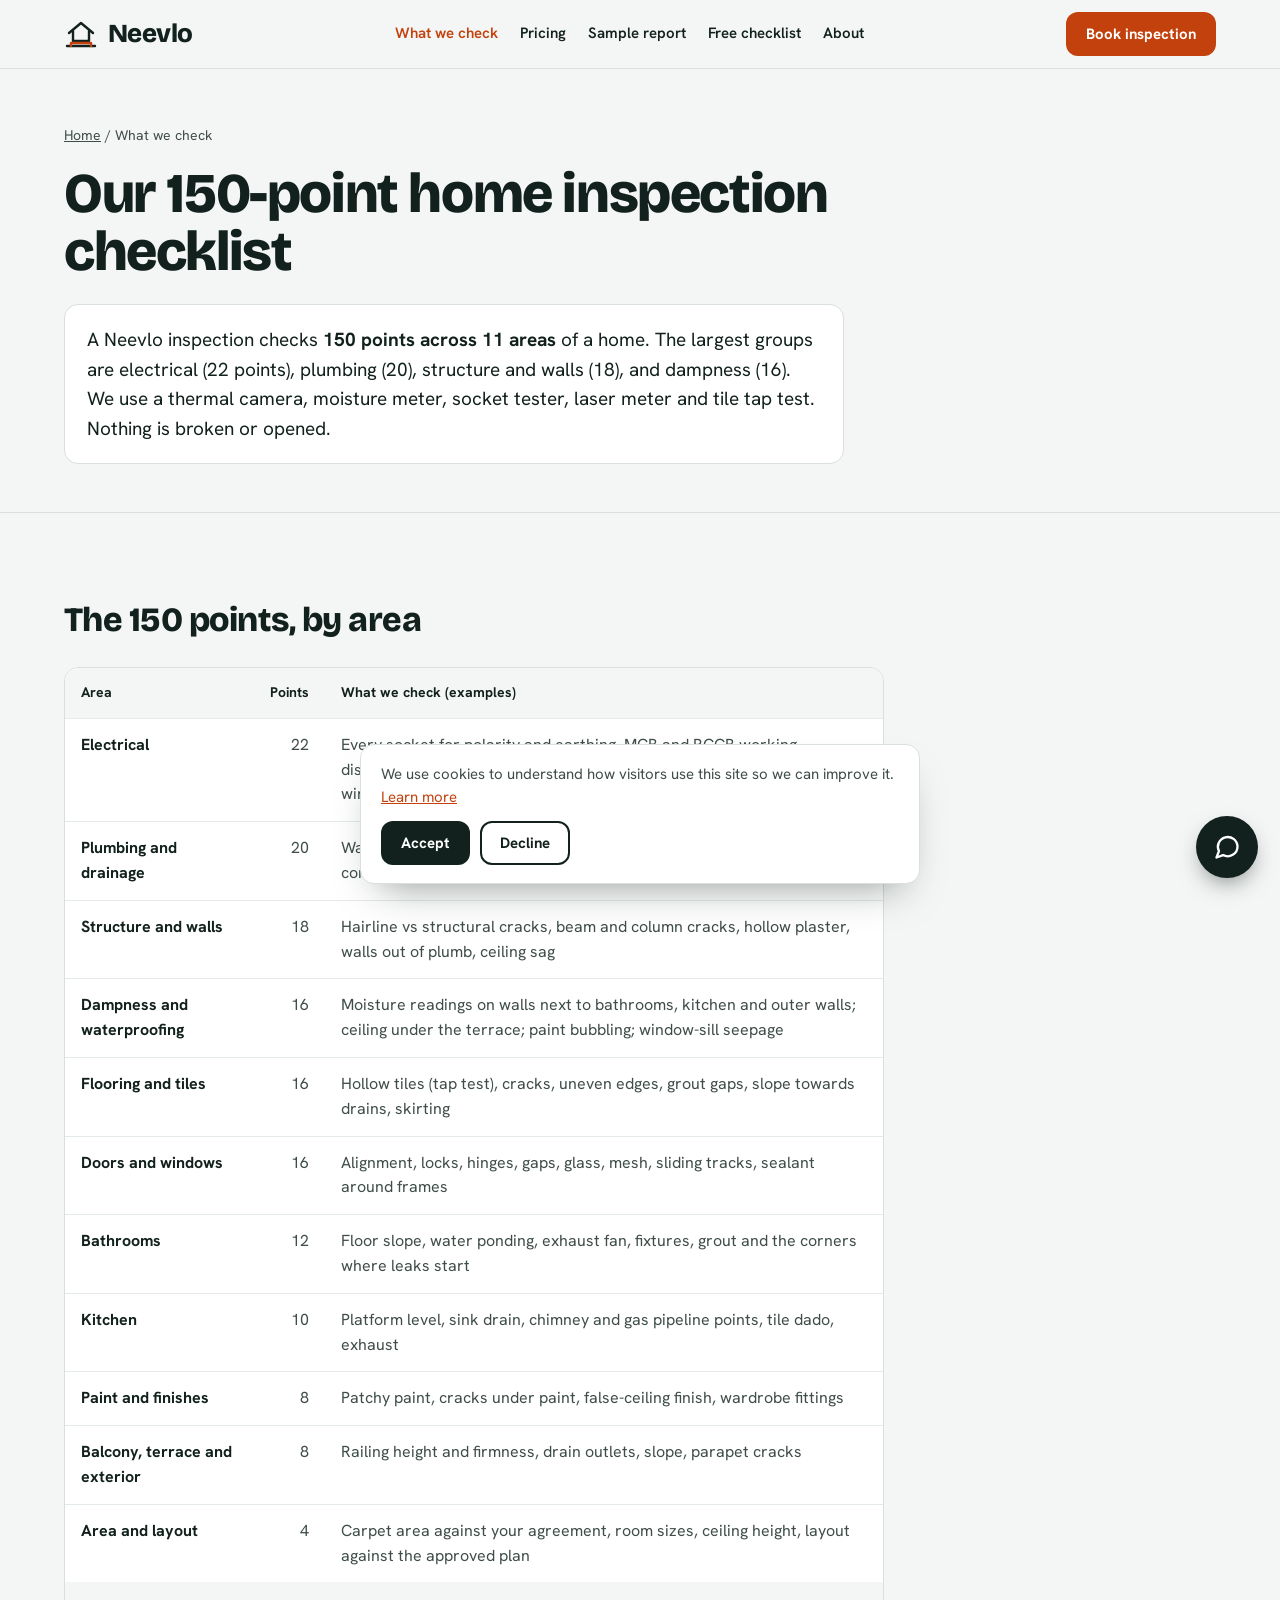
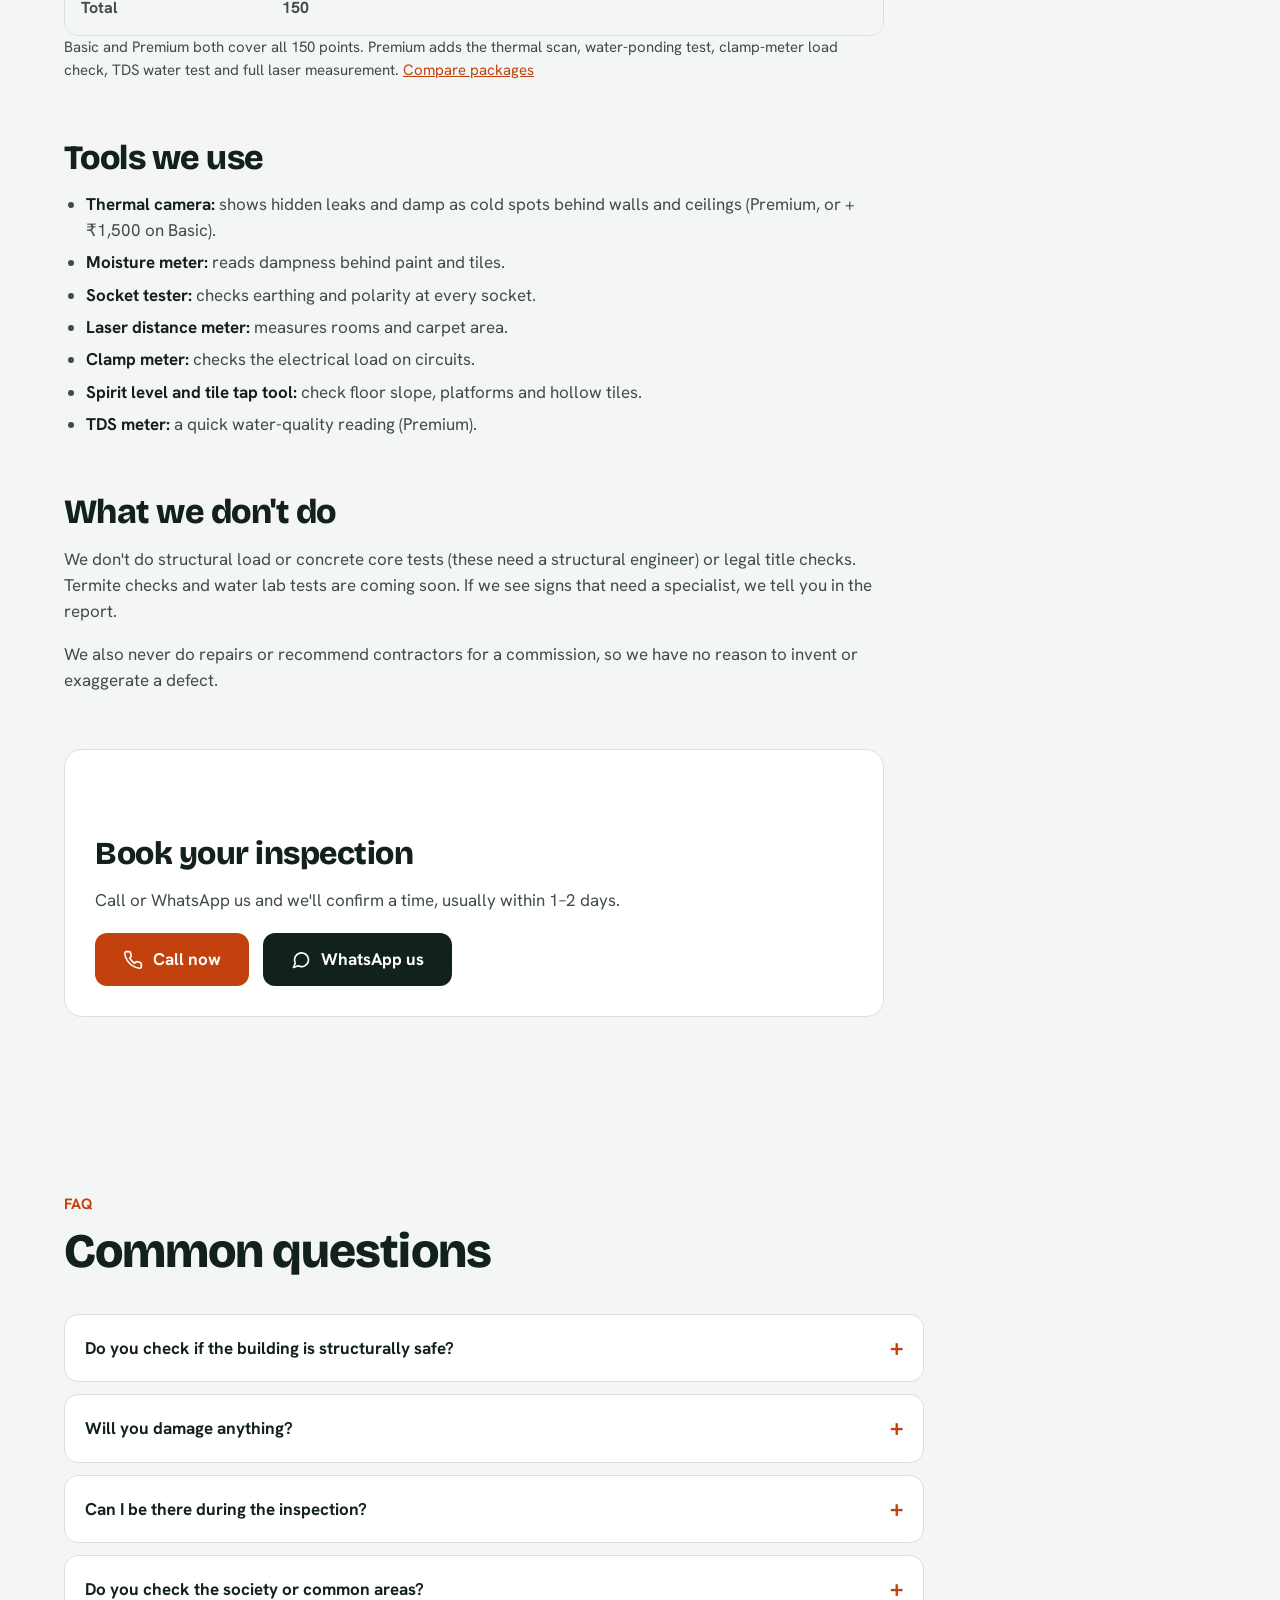
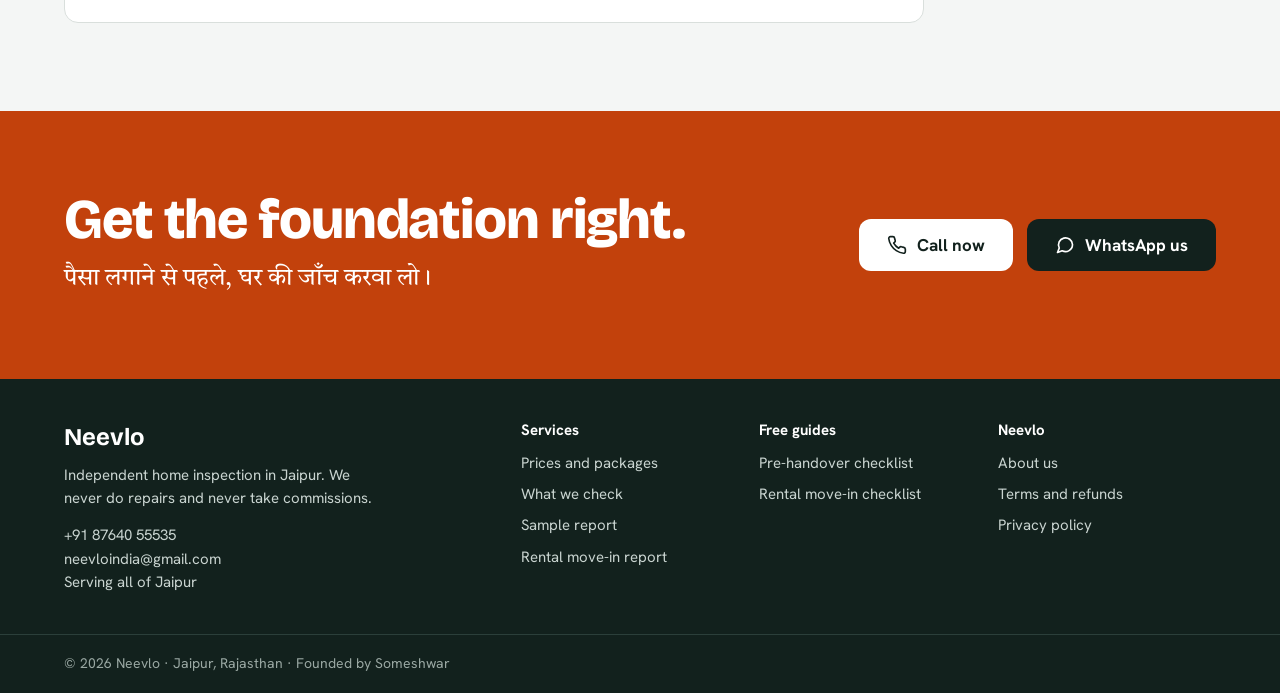
<file: what-we-check.html>
<!doctype html>
<html lang="en">
<head>
<meta charset="utf-8">
<meta name="viewport" content="width=device-width, initial-scale=1">
<title>150-Point Home Inspection Checklist | Neevlo Jaipur</title>
<meta name="description" content="What a Neevlo home inspection checks: 150 points across electrical, plumbing, structure, dampness, tiles, doors, bathrooms, kitchen and carpet area.">
<link rel="canonical" href="https://neevlo.github.io/neevlo-website/what-we-check.html">
<meta property="og:title" content="150-Point Home Inspection Checklist | Neevlo Jaipur">
<meta property="og:description" content="What a Neevlo home inspection checks: 150 points across electrical, plumbing, structure, dampness, tiles, doors, bathrooms, kitchen and carpet area.">
<meta property="og:type" content="website">
<meta property="og:url" content="https://neevlo.github.io/neevlo-website/what-we-check.html">
<meta property="og:locale" content="en_IN">
<meta name="theme-color" content="#12211D">
<link rel="icon" href="data:image/svg+xml,%3Csvg xmlns='http://www.w3.org/2000/svg' viewBox='0 0 34 34'%3E%3Crect width='34' height='34' rx='8' fill='%2312211D'/%3E%3Cpath d='M6 16 17 7l11 9M9.5 14v9h15v-9' fill='none' stroke='%23fff' stroke-width='2.4' stroke-linecap='round' stroke-linejoin='round'/%3E%3Cpath d='M7 27h20' stroke='%23FF8A4C' stroke-width='2.4' stroke-linecap='round'/%3E%3C/svg%3E">
<link rel="preconnect" href="https://fonts.googleapis.com">
<link rel="preconnect" href="https://fonts.gstatic.com" crossorigin>
<link rel="stylesheet" href="https://fonts.googleapis.com/css2?family=Bricolage+Grotesque:opsz,wght@12..96,600;12..96,800&family=Hanken+Grotesk:wght@400;500;600;700&family=Tiro+Devanagari+Hindi&display=swap">
<link rel="stylesheet" href="assets/css/site.css">
<script type="application/ld+json">
{
 "@context": "https://schema.org",
 "@type": "HomeAndConstructionBusiness",
 "@id": "https://neevlo.github.io/neevlo-website/#business",
 "name": "Neevlo",
 "alternateName": "Neevlo Jaipur",
 "url": "https://neevlo.github.io/neevlo-website/",
 "description": "Independent home and property inspection in Jaipur. 150-point checks for new flats before handover, resale homes and rentals, with a photo report and snag list.",
 "areaServed": {
  "@type": "City",
  "name": "Jaipur"
 },
 "telephone": "+918764055535",
 "email": "neevloindia@gmail.com",
 "priceRange": "₹1,499–₹13,999",
 "currenciesAccepted": "INR",
 "paymentAccepted": "UPI, bank transfer, cash",
 "founder": {
  "@type": "Person",
  "name": "Someshwar"
 },
 "address": {
  "@type": "PostalAddress",
  "addressLocality": "Jaipur",
  "addressRegion": "Rajasthan",
  "addressCountry": "IN"
 },
 "knowsAbout": [
  "Pre-handover flat inspection",
  "Snag list",
  "Dampness and seepage detection",
  "Electrical earthing test",
  "Carpet area measurement",
  "RERA defect liability"
 ]
}
</script>
<script type="application/ld+json">
{
 "@context": "https://schema.org",
 "@type": "FAQPage",
 "mainEntity": [
  {
   "@type": "Question",
   "name": "Do you check if the building is structurally safe?",
   "acceptedAnswer": {
    "@type": "Answer",
    "text": "We check for visible warning signs such as wide or diagonal cracks, exposed steel and sagging. A full structural safety test needs a structural engineer; we'll flag it if you need one."
   }
  },
  {
   "@type": "Question",
   "name": "Will you damage anything?",
   "acceptedAnswer": {
    "@type": "Answer",
    "text": "No. All checks are non-destructive. We don't drill, cut or open walls."
   }
  },
  {
   "@type": "Question",
   "name": "Can I be there during the inspection?",
   "acceptedAnswer": {
    "@type": "Answer",
    "text": "Yes, and we recommend it. We'll show you the main problems as we find them."
   }
  },
  {
   "@type": "Question",
   "name": "Do you check the society or common areas?",
   "acceptedAnswer": {
    "@type": "Answer",
    "text": "Only areas inside your flat, plus its balcony and any private terrace. Common areas can be added on request."
   }
  }
 ]
}
</script>
<script type="application/ld+json">
{
 "@context": "https://schema.org",
 "@type": "BreadcrumbList",
 "itemListElement": [
  {
   "@type": "ListItem",
   "position": 1,
   "name": "Home",
   "item": "https://neevlo.github.io/neevlo-website/"
  },
  {
   "@type": "ListItem",
   "position": 2,
   "name": "What we check",
   "item": "https://neevlo.github.io/neevlo-website/what-we-check.html"
  }
 ]
}
</script>
</head>
<body>

<svg width="0" height="0" style="position:absolute" aria-hidden="true">
  <symbol id="i-phone" viewBox="0 0 24 24"><path fill="none" stroke="currentColor" stroke-width="2" stroke-linecap="round" stroke-linejoin="round" d="M22 16.9v3a2 2 0 0 1-2.2 2 19.8 19.8 0 0 1-8.6-3.1 19.5 19.5 0 0 1-6-6A19.8 19.8 0 0 1 2.1 4.2 2 2 0 0 1 4.1 2h3a2 2 0 0 1 2 1.7c.1.9.4 1.8.7 2.7a2 2 0 0 1-.5 2.1L8 9.8a16 16 0 0 0 6 6l1.3-1.3a2 2 0 0 1 2.1-.4c.9.3 1.8.6 2.7.7a2 2 0 0 1 1.7 2z"/></symbol>
  <symbol id="i-wa" viewBox="0 0 24 24"><path fill="none" stroke="currentColor" stroke-width="2" stroke-linecap="round" stroke-linejoin="round" d="M21 11.5a8.4 8.4 0 0 1-12.4 7.4L3 21l2.1-5.4A8.4 8.4 0 1 1 21 11.5z"/></symbol>
  <symbol id="i-tick" viewBox="0 0 24 24"><path d="M20 6 9 17l-5-5"/></symbol>
  <symbol id="i-minus" viewBox="0 0 24 24"><path d="M6 12h12"/></symbol>
  <symbol id="i-menu" viewBox="0 0 24 24"><path fill="none" stroke="currentColor" stroke-width="2" stroke-linecap="round" d="M4 7h16M4 12h16M4 17h16"/></symbol>
</svg>

<header class="site-header">
  <div class="wrap">
    <a class="brand" href="index.html" aria-label="Neevlo home">
      <svg width="34" height="34" viewBox="0 0 34 34" fill="none" stroke="#12211D" stroke-width="2.4" stroke-linecap="round" stroke-linejoin="round" aria-hidden="true"><path d="M5 16 17 6l12 10"/><path d="M9 14v10h16V14"/><path d="M3 29h28"/><path d="M7 29v-3h20v3" stroke="#C2410C"/></svg>
      <span>Neevlo</span>
    </a>
    <nav class="nav" aria-label="Main">
      <a href="what-we-check.html" aria-current="page">What we check</a>
      <a href="pricing.html">Pricing</a>
      <a href="sample-report.html">Sample report</a>
      <a href="pre-handover-inspection-checklist.html">Free checklist</a>
      <a href="about.html">About</a>
    </nav>
    <div class="btn-row" style="gap:10px;align-items:center">
      <a class="btn btn-accent header-call" href="index.html#enquire">Book inspection</a>
      <details class="menu">
        <summary aria-label="Open menu"><svg width="22" height="22" aria-hidden="true"><use href="#i-menu"/></svg>Menu</summary>
        <nav class="menu-panel" aria-label="Mobile">
          <a href="index.html">Home</a>
          <a href="what-we-check.html" aria-current="page">What we check</a>
          <a href="pricing.html">Pricing</a>
          <a href="sample-report.html">Sample report</a>
          <a href="pre-handover-inspection-checklist.html">Free checklist</a>
          <a href="about.html">About</a>
          <a href="index.html#enquire">Book inspection</a>
          <a href="rental-move-in-checklist.html">Rental checklist</a>
        </nav>
      </details>
    </div>
  </div>
</header>

<main id="top">
<section class="page-hero">
  <div class="wrap">
    <p class="crumbs"><a href="index.html">Home</a> / What we check</p>
    <h1>Our 150-point home inspection checklist</h1>
    <p class="answer">A Neevlo inspection checks <b>150 points across 11 areas</b> of a home. The largest groups are electrical (22 points), plumbing (20), structure and walls (18), and dampness (16). We use a thermal camera, moisture meter, socket tester, laser meter and tile tap test. Nothing is broken or opened.</p>
  </div>
</section><section class="section"><div class="wrap"><div class="prose">
<h2 style="margin-top:0">The 150 points, by area</h2>
<div class="table-wrap"><table><thead><tr><th>Area</th><th class="num">Points</th><th>What we check (examples)</th></tr></thead><tbody>
<tr><td><b>Electrical</b></td><td class="num">22</td><td>Every socket for polarity and earthing, MCB and RCCB working, distribution board labelled, AC and geyser points, exposed or loose wiring</td></tr>
<tr><td><b>Plumbing and drainage</b></td><td class="num">20</td><td>Water pressure at every tap, leaks under sinks, drain speed, WC flush, concealed pipe leaks, tank and overflow</td></tr>
<tr><td><b>Structure and walls</b></td><td class="num">18</td><td>Hairline vs structural cracks, beam and column cracks, hollow plaster, walls out of plumb, ceiling sag</td></tr>
<tr><td><b>Dampness and waterproofing</b></td><td class="num">16</td><td>Moisture readings on walls next to bathrooms, kitchen and outer walls; ceiling under the terrace; paint bubbling; window-sill seepage</td></tr>
<tr><td><b>Flooring and tiles</b></td><td class="num">16</td><td>Hollow tiles (tap test), cracks, uneven edges, grout gaps, slope towards drains, skirting</td></tr>
<tr><td><b>Doors and windows</b></td><td class="num">16</td><td>Alignment, locks, hinges, gaps, glass, mesh, sliding tracks, sealant around frames</td></tr>
<tr><td><b>Bathrooms</b></td><td class="num">12</td><td>Floor slope, water ponding, exhaust fan, fixtures, grout and the corners where leaks start</td></tr>
<tr><td><b>Kitchen</b></td><td class="num">10</td><td>Platform level, sink drain, chimney and gas pipeline points, tile dado, exhaust</td></tr>
<tr><td><b>Paint and finishes</b></td><td class="num">8</td><td>Patchy paint, cracks under paint, false-ceiling finish, wardrobe fittings</td></tr>
<tr><td><b>Balcony, terrace and exterior</b></td><td class="num">8</td><td>Railing height and firmness, drain outlets, slope, parapet cracks</td></tr>
<tr><td><b>Area and layout</b></td><td class="num">4</td><td>Carpet area against your agreement, room sizes, ceiling height, layout against the approved plan</td></tr>
</tbody><tfoot><tr><td>Total</td><td class="num">150</td><td></td></tr></tfoot></table></div>
<p class="note">Basic and Premium both cover all 150 points. Premium adds the thermal scan, water-ponding test, clamp-meter load check, TDS water test and full laser measurement. <a href="pricing.html">Compare packages</a></p>

<h2>Tools we use</h2>
<ul>
<li><b>Thermal camera:</b> shows hidden leaks and damp as cold spots behind walls and ceilings (Premium, or +₹1,500 on Basic).</li>
<li><b>Moisture meter:</b> reads dampness behind paint and tiles.</li>
<li><b>Socket tester:</b> checks earthing and polarity at every socket.</li>
<li><b>Laser distance meter:</b> measures rooms and carpet area.</li>
<li><b>Clamp meter:</b> checks the electrical load on circuits.</li>
<li><b>Spirit level and tile tap tool:</b> check floor slope, platforms and hollow tiles.</li>
<li><b>TDS meter:</b> a quick water-quality reading (Premium).</li>
</ul>

<h2>What we don't do</h2>
<p>We don't do structural load or concrete core tests (these need a structural engineer) or legal title checks. Termite checks and water lab tests are coming soon. If we see signs that need a specialist, we tell you in the report.</p>
<p>We also never do repairs or recommend contractors for a commission, so we have no reason to invent or exaggerate a defect.</p>
<div class="cta-band">
      <div><h2>Book your inspection</h2><p>Call or WhatsApp us and we'll confirm a time, usually within 1–2 days.</p></div>
      <div class="btn-row"><a class="btn btn-accent" data-call="wwc-call" href="#"><svg aria-hidden="true"><use href="#i-phone"/></svg>Call now</a><a class="btn btn-ink" data-wa="general" data-ctx="wwc-wa" href="#"><svg aria-hidden="true"><use href="#i-wa"/></svg>WhatsApp us</a></div>
    </div>
</div></div></section><section id="faq" class="section">
  <div class="wrap">
    <p class="kicker">FAQ</p>
    <h2 class="h2">Common questions</h2>
    <div class="faq">
      <details><summary>Do you check if the building is structurally safe?</summary><p>We check for visible warning signs such as wide or diagonal cracks, exposed steel and sagging. A full structural safety test needs a structural engineer; we&#x27;ll flag it if you need one.</p></details>
      <details><summary>Will you damage anything?</summary><p>No. All checks are non-destructive. We don&#x27;t drill, cut or open walls.</p></details>
      <details><summary>Can I be there during the inspection?</summary><p>Yes, and we recommend it. We&#x27;ll show you the main problems as we find them.</p></details>
      <details><summary>Do you check the society or common areas?</summary><p>Only areas inside your flat, plus its balcony and any private terrace. Common areas can be added on request.</p></details>
    </div>
  </div>
</section>
</main>

<section class="final">
  <div class="wrap">
    <div style="flex:1 1 520px;min-width:0">
      <h2>Get the foundation right.</h2>
      <p class="hindi" lang="hi">पैसा लगाने से पहले, घर की जाँच करवा लो।</p>
    </div>
    <div class="btn-row">
      <a class="btn btn-white" data-call="final" href="#"><svg aria-hidden="true"><use href="#i-phone"/></svg>Call now</a>
      <a class="btn btn-ink" data-wa="general" data-ctx="final" href="#"><svg aria-hidden="true"><use href="#i-wa"/></svg>WhatsApp us</a>
    </div>
  </div>
</section>

<footer>
  <div class="wrap foot-cols">
    <div>
      <b style="font-family:var(--display);font-size:24px;color:#fff">Neevlo</b>
      <p style="margin:8px 0 14px;max-width:320px">Independent home inspection in Jaipur. We never do repairs and never take commissions.</p>
      <p style="margin:0"><a href="#" data-call="footer"><span data-phone-text>+91 87640 55535</span></a><br><a href="mailto:neevloindia@gmail.com">neevloindia@gmail.com</a><br>Serving all of Jaipur</p>
    </div>
    <div><h4>Services</h4><ul>
      <li><a href="pricing.html">Prices and packages</a></li>
      <li><a href="what-we-check.html">What we check</a></li>
      <li><a href="sample-report.html">Sample report</a></li>
      <li><a href="pricing.html#other">Rental move-in report</a></li>
    </ul></div>
    <div><h4>Free guides</h4><ul>
      <li><a href="pre-handover-inspection-checklist.html">Pre-handover checklist</a></li>
      <li><a href="rental-move-in-checklist.html">Rental move-in checklist</a></li>
    </ul></div>
    <div><h4>Neevlo</h4><ul>
      <li><a href="about.html">About us</a></li>
      <li><a href="terms.html">Terms and refunds</a></li>
      <li><a href="privacy.html">Privacy policy</a></li>
    </ul></div>
  </div>
  <div class="foot-base"><div class="wrap">© 2026 Neevlo · Jaipur, Rajasthan · Founded by Someshwar</div></div>
</footer>

<a class="wa-float" data-wa="general" data-ctx="floating" href="#" aria-label="Chat with Neevlo on WhatsApp"><svg aria-hidden="true"><use href="#i-wa"/></svg></a>
<div class="mobile-bar">
  <a class="btn btn-accent" data-call="mobile-bar" href="#"><svg aria-hidden="true"><use href="#i-phone"/></svg>Call</a>
  <a class="btn btn-ink" data-wa="general" data-ctx="mobile-bar" href="#"><svg aria-hidden="true"><use href="#i-wa"/></svg>WhatsApp</a>
</div>

<div class="consent" id="consent" role="dialog" aria-label="Cookie consent">
  <p>We use cookies to understand how visitors use this site so we can improve it. <a href="privacy.html">Learn more</a></p>
  <div class="btn-row" style="gap:10px">
    <button class="btn btn-ink" type="button" id="consent-yes">Accept</button>
    <button class="btn btn-outline" type="button" id="consent-no">Decline</button>
  </div>
</div>

<script src="assets/js/site.js"></script>
</body>
</html>
</file>
<file: assets/css/site.css>
:root{
  --ink:#12211D; --ground:#F4F6F5; --card:#FFFFFF; --line:#D9DFDC; --muted:#3F4D49;
  --accent:#C2410C; --accent-dark:#9A3412; --deep2:#1B302B; --peach:#FFB088;
  --tint:#E3EAE7; --soft:#FDE8DC; --ok:#DCEFE6; --okink:#14532D;
  --display:'Bricolage Grotesque','Hanken Grotesk',system-ui,sans-serif;
  --body:'Hanken Grotesk','Segoe UI',system-ui,sans-serif;
  --hindi:'Tiro Devanagari Hindi','Noto Serif Devanagari',serif;
}
*{box-sizing:border-box}
html{scroll-behavior:smooth;scroll-padding-top:80px}
@media (prefers-reduced-motion:reduce){html{scroll-behavior:auto}}
body{margin:0;font-family:var(--body);color:var(--ink);background:var(--ground);font-size:17px;line-height:1.55;-webkit-font-smoothing:antialiased}
a{color:var(--accent)} a:hover{color:var(--accent-dark)}
:focus-visible{outline:3px solid var(--accent);outline-offset:3px;border-radius:4px}
img{max-width:100%}
.wrap{max-width:1200px;margin:0 auto;padding:0 24px}
.section{padding:88px 0}
.band-white{background:var(--card);border-top:1px solid var(--line);border-bottom:1px solid var(--line)}
.band-dark{background:var(--ink);color:var(--ground)}
.kicker{margin:0 0 10px;font-weight:700;font-size:15px;color:var(--accent)}
.band-dark .kicker{color:var(--peach)}
h1,h2,h3{margin:0}
.h2{font-family:var(--display);font-weight:800;font-size:clamp(30px,4vw,48px);line-height:1.08;letter-spacing:-0.02em;max-width:780px}
.lead{font-size:19px;color:var(--muted);margin:18px 0 0;max-width:560px}
.band-dark .lead{color:#C9D4D0}
.hindi{font-family:var(--hindi)}
.btn{display:inline-flex;align-items:center;justify-content:center;gap:10px;min-height:52px;padding:14px 26px;border-radius:12px;font-weight:700;font-size:17px;text-decoration:none;border:2px solid transparent;cursor:pointer;font-family:inherit;line-height:1.2}
.btn svg{width:20px;height:20px;flex:none}
.btn-accent{background:var(--accent);color:#fff} .btn-accent:hover{background:var(--accent-dark);color:#fff}
.btn-ink{background:var(--ink);color:#fff} .btn-ink:hover{background:#000;color:#fff}
.btn-outline{background:transparent;border-color:var(--ink);color:var(--ink)} .btn-outline:hover{background:var(--ink);color:#fff}
.btn-white{background:#fff;color:var(--ink)} .btn-white:hover{background:var(--ground);color:var(--ink)}
.btn-row{display:flex;flex-wrap:wrap;gap:14px}
.ico{width:28px;height:28px;stroke:var(--accent);fill:none;stroke-width:2;stroke-linecap:round;stroke-linejoin:round}
.tick{width:20px;height:20px;stroke:var(--accent);fill:none;stroke-width:2.6;stroke-linecap:round;stroke-linejoin:round;flex:none}
.ph{background:var(--tint);display:flex;align-items:center;justify-content:center;text-align:center;padding:14px;font-size:14px;color:var(--muted)}
.grid{display:grid;gap:24px;margin-top:44px}
.grid-3{grid-template-columns:repeat(auto-fit,minmax(270px,1fr))}
.grid-4{grid-template-columns:repeat(auto-fit,minmax(220px,1fr))}
.split{display:flex;flex-wrap:wrap;gap:56px;align-items:center}
.split > *{flex:1 1 440px;min-width:0}

/* Header */
.site-header{position:sticky;top:0;z-index:30;background:rgba(244,246,245,.96);backdrop-filter:blur(6px);border-bottom:1px solid var(--line)}
.site-header .wrap{display:flex;flex-wrap:wrap;align-items:center;justify-content:space-between;gap:12px 24px;padding-top:12px;padding-bottom:12px}
.brand{display:flex;align-items:center;gap:10px;text-decoration:none;color:var(--ink)}
.brand span{font-family:var(--display);font-weight:800;font-size:26px;letter-spacing:-0.02em}
.nav{display:flex;flex-wrap:wrap;gap:6px 22px;font-weight:600;font-size:15px}
.nav a{color:var(--ink);text-decoration:none;padding:6px 0}
.nav a:hover{color:var(--accent)}
.header-call{min-height:44px;padding:10px 18px;font-size:15px}
@media (max-width:860px){.nav{display:none}}

/* Hero */
.hero{padding:64px 0 72px}
.hero h1{font-family:var(--display);font-weight:800;font-size:clamp(38px,5.4vw,68px);line-height:1.02;letter-spacing:-0.03em}
.hero .hindi{margin:22px 0 0;font-size:clamp(23px,2.6vw,29px);line-height:1.4}
.trust-row{display:flex;flex-wrap:wrap;gap:10px 24px;margin-top:28px;font-size:15px;font-weight:600;color:var(--muted)}
.trust-row span{display:inline-flex;align-items:center;gap:8px}
.book-link{display:inline-block;margin-top:16px;font-weight:600}
.report-card{background:var(--card);border:1px solid var(--line);border-radius:18px;padding:28px;box-shadow:0 24px 48px -28px rgba(18,33,29,.35)}
.report-top{display:flex;justify-content:space-between;align-items:center;gap:12px;flex-wrap:wrap;font-size:14px;font-weight:700;color:var(--muted)}
.pill{font-size:13px;font-weight:700;padding:4px 10px;border-radius:99px;white-space:nowrap}
.pill-soft{background:var(--soft);color:var(--accent-dark)}
.pill-high{background:var(--accent);color:#fff;border-radius:6px}
.pill-ok{background:var(--ok);color:var(--okink);border-radius:6px}
.pill-med{background:var(--soft);color:var(--accent-dark);border-radius:6px}
.report-title{margin:10px 0 18px;font-family:var(--display);font-weight:600;font-size:22px}
.report-row{display:flex;justify-content:space-between;align-items:center;gap:12px;padding:12px 0;border-bottom:1px solid var(--tint)}
.report-row:last-of-type{border-bottom:0}
.report-row small{display:block;font-size:14px;color:var(--muted)}
.report-cost{margin-top:14px;background:var(--ink);color:var(--ground);border-radius:12px;padding:14px 16px;display:flex;justify-content:space-between;gap:12px;flex-wrap:wrap;font-weight:600}
.report-cost span:last-child{color:var(--peach)}

.scan{border-radius:12px;overflow:hidden;line-height:0}
.doc-lines{flex:1;display:flex;flex-direction:column;gap:9px;padding-top:6px}
.doc-lines i{display:block;height:6px;border-radius:3px;background:var(--line)}
.doc-lines .doc-img{display:block;height:56px;border-radius:8px;background:var(--tint);margin:4px 0}
/* Check cards */
.check-card{border:1px solid var(--line);border-radius:16px;overflow:hidden;background:var(--ground)}
.check-card .ph{height:160px}
.check-card .body{padding:26px}
.check-card .ico{width:34px;height:34px}
.check-card h3{margin:10px 0 6px;font-size:20px}
.check-card p{margin:0;color:var(--muted)}

/* Right price */
.story{margin-top:32px;border:1px dashed #4D615B;border-radius:14px;padding:20px;color:#C9D4D0}
.step-dark{background:var(--deep2);border-radius:16px;padding:24px;display:flex;gap:18px}
.step-dark b{font-family:var(--display);font-weight:800;font-size:28px;color:var(--peach);line-height:1}
.step-dark h3{font-size:20px;margin-bottom:6px}
.step-dark p{margin:0;color:#C9D4D0}
.stack{display:flex;flex-direction:column;gap:16px}

/* Audience */
.aud{background:var(--card);border:1px solid var(--line);border-radius:16px;padding:28px;display:flex;flex-direction:column}
.aud h3{font-family:var(--display);font-size:24px;margin-bottom:8px}
.aud p{margin:0 0 18px;color:var(--muted);flex:1}
.aud a{font-weight:700}

/* Report preview */
.report-doc{width:100%;max-width:420px;margin:0 auto;aspect-ratio:3/4;background:var(--ground);border:1px solid var(--line);border-radius:14px;padding:28px;display:flex;flex-direction:column;gap:14px;box-shadow:0 24px 48px -30px rgba(18,33,29,.4)}
.report-doc .ph{flex:1;border-radius:10px}
.bar{height:6px;border-radius:3px}
.sev{display:grid;grid-template-columns:repeat(3,minmax(0,1fr));gap:10px;text-align:center;font-size:13px;font-weight:700}
.sev div{border-radius:8px;padding:10px 4px}

/* Pricing */
.price{background:var(--card);border:1px solid var(--line);border-radius:16px;padding:26px;position:relative}
.price.featured{border:2px solid var(--ink);padding:25px}
.price .tag{position:absolute;top:-13px;left:24px;background:var(--ink);color:#fff;font-size:12px;font-weight:700;padding:4px 10px;border-radius:99px}
.price p{margin:0}
.price .type{font-weight:700;color:var(--muted)}
.price .amt{margin-top:8px;font-family:var(--display);font-weight:800;font-size:36px}
.price .from{font-size:15px;color:var(--muted)}

/* Quiz */
.quiz{max-width:860px}
.q{background:var(--ground);border:1px solid var(--line);border-radius:14px;padding:18px 20px;display:flex;flex-wrap:wrap;align-items:center;justify-content:space-between;gap:14px}
.q p{margin:0;font-weight:600;flex:1 1 340px}
.q-opts{display:flex;gap:10px}
.q-opts button{min-width:84px;min-height:46px;border-radius:10px;border:2px solid #B7C2BE;background:#fff;color:var(--ink);font:inherit;font-weight:700;cursor:pointer}
.q-opts button[aria-pressed="true"]{background:var(--ink);border-color:var(--ink);color:#fff}
.quiz-progress{margin:22px 0 0;font-weight:600;color:var(--muted)}
.quiz-result{margin-top:26px;background:var(--ink);color:var(--ground);border-radius:16px;padding:28px}
.quiz-result .flags{margin:0;font-weight:700;color:var(--peach)}
.quiz-result h3{font-family:var(--display);font-size:28px;margin:8px 0}
.quiz-result p{color:#C9D4D0;margin:0}
.btn-ghost{background:transparent;color:var(--ground);border-color:#4D615B}
.btn-ghost:hover{border-color:var(--ground)}

/* Enquiry form */
.form-card{background:var(--card);border:1px solid var(--line);border-radius:18px;padding:32px;box-shadow:0 24px 48px -32px rgba(18,33,29,.35)}
.fields{display:grid;grid-template-columns:repeat(2,minmax(0,1fr));gap:18px}
.fields .full{grid-column:1 / -1}
@media (max-width:640px){.fields{grid-template-columns:1fr}.form-card{padding:22px}}
.field label{display:block;font-weight:700;font-size:15px;margin-bottom:6px}
.field .opt{font-weight:500;color:var(--muted)}
.field input,.field select,.field textarea{width:100%;min-height:48px;padding:12px 14px;border:1.5px solid #B7C2BE;border-radius:10px;font:inherit;color:var(--ink);background:#fff}
.field textarea{min-height:96px;resize:vertical}
.field input:focus,.field select:focus,.field textarea:focus{outline:none;border-color:var(--ink);box-shadow:0 0 0 3px rgba(194,65,12,.25)}
.field .err{display:none;color:#B42318;font-size:14px;font-weight:600;margin-top:6px}
.field.invalid input{border-color:#B42318}
.field.invalid .err{display:block}
.form-note{font-size:14px;color:var(--muted);margin:16px 0 0}
.form-actions{display:flex;flex-wrap:wrap;gap:14px;align-items:center;margin-top:22px}
.form-success{display:none}
.form-success h3{font-family:var(--display);font-size:28px;margin-bottom:8px}
.form-success p{color:var(--muted);margin:0 0 20px}
.side-list{display:flex;flex-direction:column;gap:18px;margin-top:28px}
.side-list div{display:flex;gap:12px;align-items:flex-start}

/* Why / how */
.how{background:var(--card);border:1px solid var(--line);border-radius:14px;padding:20px;display:flex;gap:16px;align-items:flex-start}
.how b{flex:none;width:36px;height:36px;border-radius:99px;background:var(--ink);color:#fff;display:flex;align-items:center;justify-content:center}
.h3-lg{font-family:var(--display);font-weight:800;font-size:clamp(28px,3.4vw,42px);line-height:1.08;letter-spacing:-0.02em;margin-bottom:28px}

/* FAQ */
.faq{max-width:860px;margin-top:36px;display:flex;flex-direction:column;gap:12px}
.faq details{background:var(--card);border:1px solid var(--line);border-radius:14px;padding:4px 20px}
.faq summary{cursor:pointer;font-weight:700;padding:16px 0;list-style:none;display:flex;justify-content:space-between;gap:16px}
.faq summary::-webkit-details-marker{display:none}
.faq summary::after{content:"+";font-size:24px;line-height:1;color:var(--accent)}
.faq details[open] summary::after{content:"\2212"}
.faq details p{margin:0 0 18px;color:var(--muted)}

/* Final CTA + footer */
.final{background:var(--accent);color:#fff}
.final .wrap{display:flex;flex-wrap:wrap;gap:32px;align-items:center;justify-content:space-between;padding-top:80px;padding-bottom:80px}
.final h2{font-family:var(--display);font-weight:800;font-size:clamp(34px,4.4vw,56px);line-height:1.04;letter-spacing:-0.02em}
.final .hindi{margin:12px 0 0;font-size:24px}
footer{background:var(--ink);color:#C9D4D0;font-size:15px}
footer .wrap{display:flex;flex-wrap:wrap;gap:20px;justify-content:space-between;padding-top:40px;padding-bottom:40px}
footer a{color:#fff}

/* Floating WhatsApp (desktop) and bottom bar (mobile) */
.wa-float{position:fixed;right:22px;bottom:22px;z-index:40;width:62px;height:62px;border-radius:99px;background:var(--ink);color:#fff;display:flex;align-items:center;justify-content:center;box-shadow:0 10px 24px -8px rgba(18,33,29,.6)}
.wa-float svg{width:28px;height:28px}
.mobile-bar{display:none}
@media (max-width:720px){
  .wa-float{display:none}
  .mobile-bar{display:grid;grid-template-columns:1fr 1fr;gap:10px;position:fixed;left:0;right:0;bottom:0;z-index:40;padding:10px 12px calc(10px + env(safe-area-inset-bottom));background:var(--ground);border-top:1px solid var(--line)}
  .mobile-bar .btn{min-height:50px;font-size:16px;padding:10px}
  body{padding-bottom:76px}
  .header-call{display:none}
  .section{padding:64px 0}
}

/* Consent banner */
.consent{position:fixed;left:16px;right:16px;bottom:16px;z-index:50;max-width:560px;margin:0 auto;background:var(--card);border:1px solid var(--line);border-radius:14px;padding:18px 20px;box-shadow:0 20px 40px -20px rgba(18,33,29,.5);display:none}
.consent p{margin:0 0 12px;font-size:15px;color:var(--muted)}
.consent .btn{min-height:44px;padding:10px 18px;font-size:15px}
@media (max-width:720px){.consent{bottom:86px}}

/* ===== v2 additions: multi-page ===== */
.nav a[aria-current="page"]{color:var(--accent)}
.menu{display:none;position:relative}
.menu summary{list-style:none;cursor:pointer;min-height:44px;min-width:44px;display:flex;align-items:center;justify-content:center;border:1.5px solid var(--line);border-radius:10px;padding:0 12px;font-weight:700;font-size:15px;gap:8px}
.menu summary::-webkit-details-marker{display:none}
.menu-panel{position:absolute;right:0;top:52px;background:var(--card);border:1px solid var(--line);border-radius:14px;padding:8px;min-width:230px;box-shadow:0 20px 40px -20px rgba(18,33,29,.5);display:flex;flex-direction:column}
.menu-panel a{padding:12px 14px;border-radius:8px;color:var(--ink);text-decoration:none;font-weight:600}
.menu-panel a:hover,.menu-panel a[aria-current="page"]{background:var(--ground);color:var(--accent)}
@media (max-width:860px){.menu{display:block}}

.page-hero{padding:56px 0 48px;border-bottom:1px solid var(--line)}
.page-hero h1{font-family:var(--display);font-weight:800;font-size:clamp(34px,4.6vw,56px);line-height:1.05;letter-spacing:-0.025em;max-width:860px}
.crumbs{font-size:14px;color:var(--muted);margin:0 0 18px}
.crumbs a{color:var(--muted)}
.answer{margin:22px 0 0;max-width:780px;font-size:19px;color:var(--ink);background:var(--card);border:1px solid var(--line);border-radius:14px;padding:20px 22px}
.prose{max-width:820px}
.prose h2{font-family:var(--display);font-weight:800;font-size:clamp(26px,3vw,34px);line-height:1.12;letter-spacing:-0.015em;margin:56px 0 14px}
.prose h3{font-size:20px;margin:28px 0 8px}
.prose p,.prose li{color:var(--muted)}
.prose p{margin:0 0 16px}
.prose ul,.prose ol{padding-left:22px;margin:0 0 16px}
.prose li{margin-bottom:6px}
.prose strong,.prose b{color:var(--ink)}
.note{font-size:15px;color:var(--muted);margin:14px 0 0}
.badge{display:inline-block;font-size:12px;font-weight:700;padding:4px 10px;border-radius:99px;background:var(--soft);color:var(--accent-dark);vertical-align:middle}
.badge-ink{background:var(--ink);color:#fff}
.badge-grey{background:var(--tint);color:var(--muted)}

/* Tables */
.table-wrap{overflow-x:auto;margin-top:28px;border:1px solid var(--line);border-radius:14px;background:var(--card)}
table{border-collapse:collapse;width:100%;font-size:16px;min-width:560px}
th,td{text-align:left;padding:14px 16px;border-bottom:1px solid var(--tint);vertical-align:top}
th{font-size:14px;font-weight:700;color:var(--muted);background:var(--ground)}
tr:last-child td{border-bottom:0}
td.num,th.num{text-align:right;white-space:nowrap}
td .y{color:var(--okink);font-weight:700}
td .n{color:#8A9692}
tfoot td{font-weight:700;background:var(--ground)}
.prose .table-wrap td,.prose .table-wrap th{color:var(--ink)}
.prose .table-wrap td{color:var(--muted)}

/* Tier cards */
.tiers{display:grid;grid-template-columns:repeat(auto-fit,minmax(300px,1fr));gap:24px;margin-top:44px}
.tier{background:var(--card);border:1px solid var(--line);border-radius:18px;padding:30px;display:flex;flex-direction:column;position:relative}
.tier.featured{border:2px solid var(--ink);padding:29px}
.tier .tag{position:absolute;top:-13px;left:26px;background:var(--ink);color:#fff;font-size:12px;font-weight:700;padding:4px 10px;border-radius:99px}
.tier h3{font-family:var(--display);font-size:26px}
.tier .for{margin:6px 0 0;color:var(--muted)}
.tier .amt{margin:18px 0 0;font-family:var(--display);font-weight:800;font-size:44px;line-height:1}
.tier .amt small{font-family:var(--body);font-size:15px;font-weight:600;color:var(--muted)}
.tier ul{list-style:none;padding:0;margin:22px 0 26px;display:flex;flex-direction:column;gap:10px;flex:1}
.tier li{display:flex;gap:10px;align-items:flex-start}
.tier li.off{color:#8A9692}
.tier li.off svg{stroke:#B7C2BE}
.size-grid{display:grid;grid-template-columns:repeat(auto-fit,minmax(170px,1fr));gap:14px;margin-top:24px}
.size{background:var(--card);border:1px solid var(--line);border-radius:14px;padding:18px}
.size p{margin:0}
.size .t{font-weight:700}
.size .s{font-size:14px;color:var(--muted)}
.size .p{margin-top:10px;font-size:15px}
.size .p b{font-family:var(--display);font-size:20px}

/* Tools strip */
.tools{display:grid;grid-template-columns:repeat(auto-fit,minmax(200px,1fr));gap:14px;margin-top:40px}
.tool{background:var(--card);border:1px solid var(--line);border-radius:14px;padding:18px;display:flex;gap:14px;align-items:flex-start}
.tool .ico{flex:none}
.tool b{display:block}
.tool span{font-size:15px;color:var(--muted)}
.band-white .tool{background:var(--ground)}

/* Gallery */
.gallery{display:grid;grid-template-columns:repeat(auto-fit,minmax(250px,1fr));gap:20px;margin-top:40px}
.gallery figure{margin:0;background:var(--card);border:1px solid var(--line);border-radius:16px;overflow:hidden}
.gallery .ph,.gallery img{height:200px;width:100%;object-fit:cover;display:flex}
.gallery figcaption{padding:16px 18px}
.gallery figcaption b{display:block}
.gallery figcaption span{font-size:15px;color:var(--muted)}

/* Founder + testimonials */
.founder{display:flex;flex-wrap:wrap;gap:32px;align-items:center}
.founder .ph{width:180px;height:180px;border-radius:99px;flex:none}
.founder > div:last-child{flex:1 1 360px;min-width:0}
.quote-card{background:var(--card);border:1px dashed #B7C2BE;border-radius:16px;padding:26px;display:flex;flex-direction:column;gap:12px}
.quote-card p{margin:0;color:var(--muted)}
.offer{background:var(--deep2);border-radius:16px;padding:26px;color:var(--ground)}
.offer h3{font-family:var(--display);font-size:24px;margin-bottom:8px}
.offer p{margin:0;color:#C9D4D0}

/* Severity legend */
.sev-legend{display:grid;grid-template-columns:repeat(auto-fit,minmax(220px,1fr));gap:14px;margin-top:24px}
.sev-legend div{border-radius:14px;padding:18px;border:1px solid var(--line);background:var(--card)}
.sev-legend b{display:block;margin-bottom:4px}
.sev-legend p{margin:0;font-size:15px;color:var(--muted)}

/* Footer v2 */
.foot-cols{display:grid !important;grid-template-columns:2fr repeat(3,1fr);gap:28px}
@media (max-width:760px){.foot-cols{grid-template-columns:1fr 1fr}}
.foot-cols h4{margin:0 0 10px;color:#fff;font-size:15px}
.foot-cols ul{list-style:none;margin:0;padding:0;display:flex;flex-direction:column;gap:8px}
.foot-cols a{color:#C9D4D0;text-decoration:none}
.foot-cols a:hover{color:#fff;text-decoration:underline}
.foot-base{border-top:1px solid #2B3F3A;padding:18px 0;font-size:14px;color:#9AA8A3}
.foot-base .wrap{padding-top:0 !important;padding-bottom:0 !important}
.cta-band{background:var(--card);border:1px solid var(--line);border-radius:18px;padding:30px;display:flex;flex-wrap:wrap;gap:20px;align-items:center;justify-content:space-between;margin-top:56px}
.cta-band h2{font-family:var(--display);font-size:clamp(24px,3vw,32px);line-height:1.15}
.cta-band p{margin:6px 0 0;color:var(--muted)}
@media print{.site-header,.mobile-bar,.wa-float,.consent,.final,footer{display:none}}
.size-grid{grid-template-columns:repeat(auto-fit,minmax(min(100%,300px),1fr))}
.tools{grid-template-columns:repeat(auto-fit,minmax(min(100%,240px),1fr))}
.gallery{grid-template-columns:repeat(auto-fit,minmax(min(100%,320px),1fr))}
.hero-links{display:flex;flex-wrap:wrap;gap:8px 20px;margin:18px 0 0;font-weight:600}
</file>
